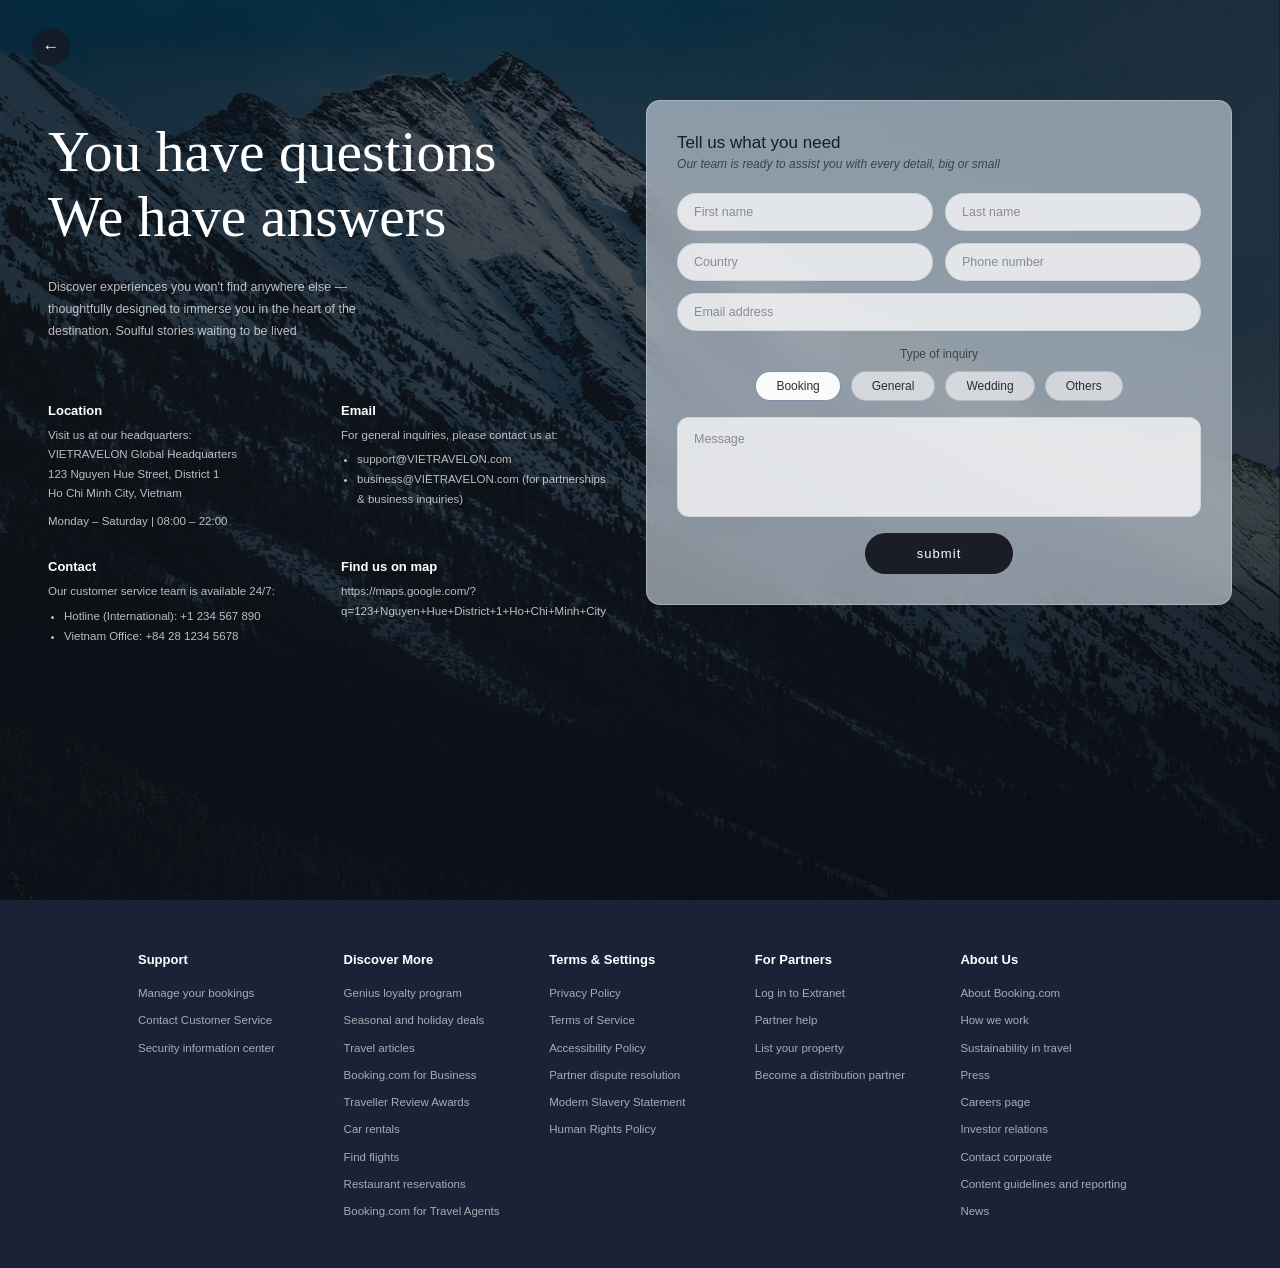
<file: another-question/index.html>
<!DOCTYPE html>
<html lang="en">
<head>
  <meta charset="UTF-8" />
  <meta name="viewport" content="width=device-width, initial-scale=1.0" />
  <title>VIETRAVELON — Contact Form</title>
  <link rel="preconnect" href="https://fonts.googleapis.com" />
  <link href="https://fonts.googleapis.com/css2?family=Inter:wght@400;500;600;700&family=Playfair+Display:wght@500;600;700;800&display=swap" rel="stylesheet">
  <!-- cho font chữ đẹp hơn -->
  <link rel="stylesheet" href="style.css">
</head>
<body>

  <main class="main-section">
    <img class="main-bg"
         src="./Rectangle 76.png"
         alt="snowy mountains" />
    <div class="main-overlay"></div>
    <!--Overlay để màu tối đi -->
    <div class="link">
      <a href="homepage.html">←</a>
    </div>

    <div class="main-inner">

      <!-- LEFT -->
      <div class="main-left">
        <h1 class="main-title">You have questions<br>We have answers</h1>
        <p class="main-sub">Discover experiences you won't find anywhere else —<br>thoughtfully designed to immerse you in the heart of the<br>destination. Soulful stories waiting to be lived</p>

        <div class="info-grid">
          <div class="info-block">
            <h3 class="info-label">Location</h3>
            <p class="info-text">Visit us at our headquarters:<br>VIETRAVELON Global Headquarters<br>123 Nguyen Hue Street, District 1<br>Ho Chi Minh City, Vietnam</p>
            <p class="info-text" style="margin-top:8px;">Monday – Saturday | 08:00 – 22:00</p>
          </div>
          <div class="info-block">
            <h3 class="info-label">Email</h3>
            <p class="info-text">For general inquiries, please contact us at:</p>
            <ul class="info-list">
              <li>support@VIETRAVELON.com</li>
              <li>business@VIETRAVELON.com (for partnerships &amp; business inquiries)</li>
            </ul>
          </div>
          <div class="info-block">
            <h3 class="info-label">Contact</h3>
            <p class="info-text">Our customer service team is available 24/7:</p>
            <ul class="info-list">
              <li>Hotline (International): +1 234 567 890</li>
              <li>Vietnam Office: +84 28 1234 5678</li>
            </ul>
          </div>
          <div class="info-block">
            <h3 class="info-label">Find us on map</h3>
            <p class="info-text">https://maps.google.com/?q=123+Nguyen+Hue+District+1+Ho+Chi+Minh+City</p>
          </div>
        </div>
      </div>

      <!-- RIGHT -->
      <div class="form-card">
        <h2 class="form-title">Tell us what you need</h2>
        <p class="form-sub">Our team is ready to assist you with every detail, big or small</p>

        <form class="contact-form" id="contact-form">
          <div class="form-row">
            <input class="form-input" type="text" placeholder="First name" />
            <input class="form-input" type="text" placeholder="Last name" />
          </div>
          <div class="form-row">
            <input class="form-input" type="text" placeholder="Country" />
            <input class="form-input" type="tel" placeholder="Phone number" />
          </div>
          <input class="form-input full" type="email" placeholder="Email address" />

          <div class="inquiry-wrap">
            <p class="inquiry-label">Type of inquiry</p>
            <div class="inquiry-options">
              <label class="inquiry-opt">
                <input type="radio" name="inquiry" value="Booking" checked />
                <span>Booking</span>
              </label>
              <label class="inquiry-opt">
                <input type="radio" name="inquiry" value="General" />
                <span>General</span>
              </label>
              <label class="inquiry-opt">
                <input type="radio" name="inquiry" value="Wedding" />
                <span>Wedding</span>
              </label>
              <label class="inquiry-opt">
                <input type="radio" name="inquiry" value="Others" />
                <span>Others</span>
              </label>
            </div>
          </div>

          <textarea class="form-textarea" placeholder="Message"></textarea>
          <button class="btn-submit" type="submit">submit</button>
        </form>
      </div>

    </div>
  </main>

  <!-- FOOTER -->
  <footer class="footer">
    <div class="footer-inner">
      <div class="footer-col">
        <h4 class="footer-heading">Support</h4>
        <ul>
          <li><a href="#">Manage your bookings</a></li>
          <li><a href="#">Contact Customer Service</a></li>
          <li><a href="#">Security information center</a></li>
        </ul>
      </div>
      <div class="footer-col">
        <h4 class="footer-heading">Discover More</h4>
        <ul>
          <li><a href="#">Genius loyalty program</a></li>
          <li><a href="#">Seasonal and holiday deals</a></li>
          <li><a href="#">Travel articles</a></li>
          <li><a href="#">Booking.com for Business</a></li>
          <li><a href="#">Traveller Review Awards</a></li>
          <li><a href="#">Car rentals</a></li>
          <li><a href="#">Find flights</a></li>
          <li><a href="#">Restaurant reservations</a></li>
          <li><a href="#">Booking.com for Travel Agents</a></li>
        </ul>
      </div>
      <div class="footer-col">
        <h4 class="footer-heading">Terms &amp; Settings</h4>
        <ul>
          <li><a href="#">Privacy Policy</a></li>
          <li><a href="#">Terms of Service</a></li>
          <li><a href="#">Accessibility Policy</a></li>
          <li><a href="#">Partner dispute resolution</a></li>
          <li><a href="#">Modern Slavery Statement</a></li>
          <li><a href="#">Human Rights Policy</a></li>
        </ul>
      </div>
      <div class="footer-col">
        <h4 class="footer-heading">For Partners</h4>
        <ul>
          <li><a href="#">Log in to Extranet</a></li>
          <li><a href="#">Partner help</a></li>
          <li><a href="#">List your property</a></li>
          <li><a href="#">Become a distribution partner</a></li>
        </ul>
      </div>
      <div class="footer-col">
        <h4 class="footer-heading">About Us</h4>
        <ul>
          <li><a href="#">About Booking.com</a></li>
          <li><a href="#">How we work</a></li>
          <li><a href="#">Sustainability in travel</a></li>
          <li><a href="#">Press</a></li>
          <li><a href="#">Careers page</a></li>
          <li><a href="#">Investor relations</a></li>
          <li><a href="#">Contact corporate</a></li>
          <li><a href="#">Content guidelines and reporting</a></li>
          <li><a href="#">News</a></li>
        </ul>
      </div>
    </div>
  </footer>

  <script src="script.js"></script>
</body>
</html>
</file>
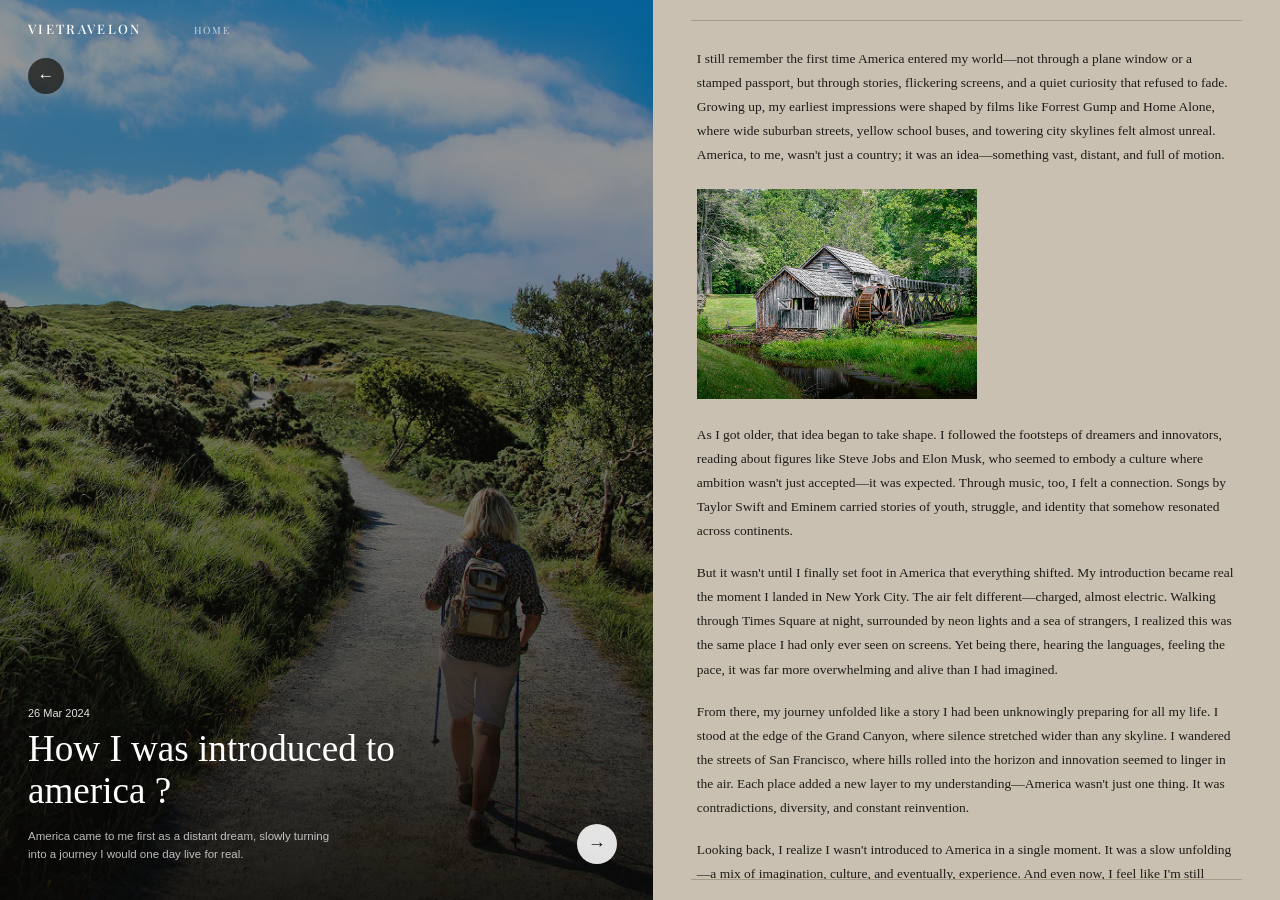
<file: blogger1/index.html>
<!DOCTYPE html>
<html lang="en">
<head>
  <meta charset="UTF-8" />
  <meta name="viewport" content="width=device-width, initial-scale=1.0" />
  <title>VIETRAVELON — How I was introduced to america?</title>
  <link rel="preconnect" href="https://fonts.googleapis.com" />
<link href="https://fonts.googleapis.com/css2?family=Inter:wght@400;500;600;700&family=Playfair+Display:wght@500;600;700;800&display=swap" rel="stylesheet">
  <link rel="stylesheet" href="style.css" />
</head>
<body>
  <div class="post-layout">

    <div class="post-left fade-in-element">
      <img class="post-left-img"
           src="./gregmontani-ireland-3606976 1.png"
           alt="hiking trail" />
      <div class="post-left-gradient"></div>

      <div class="post-header">
        <div class="post-header-row">
          <span class="post-logo">VIETRAVELON</span>
            <a href="../homepage.html">HOME</a> 
      </div>
        
      </div>

      <a class="btn-back" href="../homepage.html">←</a>
      <button class="btn-next" id="btn-next">→</button>

      <div class="post-caption">
        <p class="caption-date">26 Mar 2024</p>
        <h1 class="caption-title">How I was introduced to<br>america ?</h1>
        <p class="caption-sub">America came to me first as a distant dream, slowly turning into a journey I would one day live for real.</p>
      </div>
    </div>

    <div class="post-right">
      <div class="right-line-top"></div>
      <div class="right-scroll fade-in-element">
        <p class="para">I still remember the first time America entered my world—not through a plane window or a stamped passport, but through stories, flickering screens, and a quiet curiosity that refused to fade. Growing up, my earliest impressions were shaped by films like Forrest Gump and Home Alone, where wide suburban streets, yellow school buses, and towering city skylines felt almost unreal. America, to me, wasn't just a country; it was an idea—something vast, distant, and full of motion.</p>

        <img class="inline-img"
             src="./dshap-mabry-mill-8184715 1.png"
             alt="American landscape" />

        <p class="para">As I got older, that idea began to take shape. I followed the footsteps of dreamers and innovators, reading about figures like Steve Jobs and Elon Musk, who seemed to embody a culture where ambition wasn't just accepted—it was expected. Through music, too, I felt a connection. Songs by Taylor Swift and Eminem carried stories of youth, struggle, and identity that somehow resonated across continents.</p>
        <p class="para">But it wasn't until I finally set foot in America that everything shifted. My introduction became real the moment I landed in New York City. The air felt different—charged, almost electric. Walking through Times Square at night, surrounded by neon lights and a sea of strangers, I realized this was the same place I had only ever seen on screens. Yet being there, hearing the languages, feeling the pace, it was far more overwhelming and alive than I had imagined.</p>
        <p class="para">From there, my journey unfolded like a story I had been unknowingly preparing for all my life. I stood at the edge of the Grand Canyon, where silence stretched wider than any skyline. I wandered the streets of San Francisco, where hills rolled into the horizon and innovation seemed to linger in the air. Each place added a new layer to my understanding—America wasn't just one thing. It was contradictions, diversity, and constant reinvention.</p>
        <p class="para">Looking back, I realize I wasn't introduced to America in a single moment. It was a slow unfolding—a mix of imagination, culture, and eventually, experience. And even now, I feel like I'm still being introduced, one journey at a time.</p>
      </div>
      <div class="right-line-bottom"></div>
    </div>


  </div>
  <script src="script.js"></script>
</body>
</html>
</file>
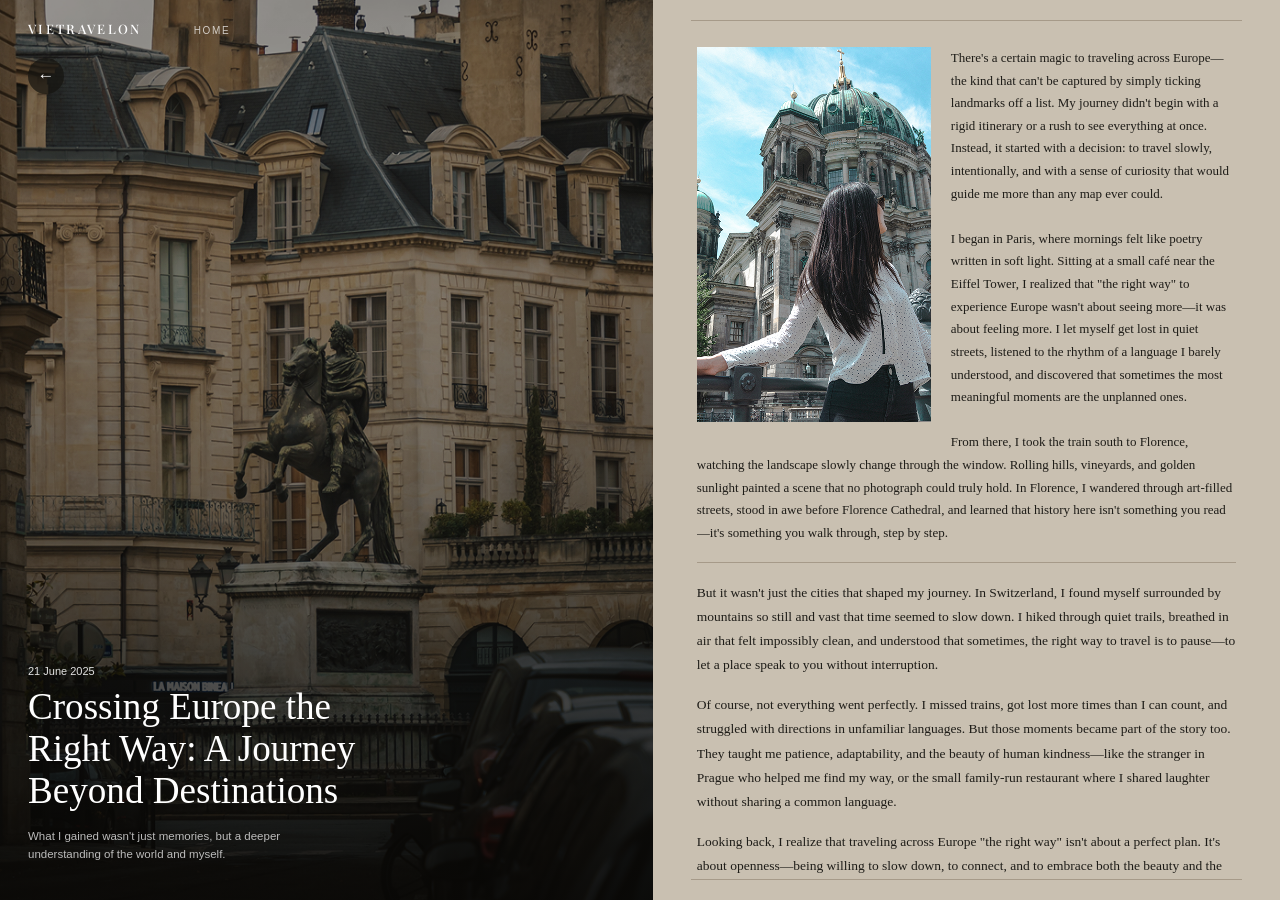
<file: blogger2/index.html>
<!DOCTYPE html>
<html lang="en">
<head>
  <meta charset="UTF-8" />
  <meta name="viewport" content="width=device-width, initial-scale=1.0" />
  <title>VIETRAVELON — Crossing Europe the Right Way</title>
  <link rel="preconnect" href="https://fonts.googleapis.com" />
  <link href="https://fonts.googleapis.com/css2?family=Inter:wght@400;500;600;700&family=Playfair+Display:wght@500;600;700;800&display=swap" rel="stylesheet">
  <link rel="stylesheet" href="style.css" />
</head>
<body>
  <div class="post-layout">

    <div class="post-left">
      <img class="post-left-img"
           src="./gregmontani-ireland-3606976 1 (1).png"
           alt="Paris street" />
      <div class="post-left-gradient"></div>

      <div class="post-header">
        <div class="post-header-row">
          <span class="post-logo">VIETRAVELON</span>
            <a href="../homepage.html">HOME</a> 
      </div>

      </div>

      <button class="btn-back" id="btn-back">←</button>

      <div class="post-caption">
        <p class="caption-date">21 June 2025</p>
        <h1 class="caption-title">Crossing Europe the<br>Right Way: A Journey<br>Beyond Destinations</h1>
        <p class="caption-sub">What I gained wasn't just memories, but a deeper understanding of the world and myself.</p>
      </div>
    </div>

    <div class="post-right">
      <div class="right-line-top"></div>
      <div class="right-scroll">

        <div class="top-row">
          <img class="top-img"
               src="./pexels-freestockpro-1008155 1.png"
               alt="Berlin Cathedral" />
          <p class="top-text">There's a certain magic to traveling across Europe—the kind that can't be captured by simply ticking landmarks off a list. My journey didn't begin with a rigid itinerary or a rush to see everything at once. Instead, it started with a decision: to travel slowly, intentionally, and with a sense of curiosity that would guide me more than any map ever could.<br><br>
          I began in Paris, where mornings felt like poetry written in soft light. Sitting at a small café near the Eiffel Tower, I realized that "the right way" to experience Europe wasn't about seeing more—it was about feeling more. I let myself get lost in quiet streets, listened to the rhythm of a language I barely understood, and discovered that sometimes the most meaningful moments are the unplanned ones.<br><br>
          From there, I took the train south to Florence, watching the landscape slowly change through the window. Rolling hills, vineyards, and golden sunlight painted a scene that no photograph could truly hold. In Florence, I wandered through art-filled streets, stood in awe before Florence Cathedral, and learned that history here isn't something you read—it's something you walk through, step by step.</p>
        </div>

        <div class="divider"></div>

        <p class="para">But it wasn't just the cities that shaped my journey. In Switzerland, I found myself surrounded by mountains so still and vast that time seemed to slow down. I hiked through quiet trails, breathed in air that felt impossibly clean, and understood that sometimes, the right way to travel is to pause—to let a place speak to you without interruption.</p>
        <p class="para">Of course, not everything went perfectly. I missed trains, got lost more times than I can count, and struggled with directions in unfamiliar languages. But those moments became part of the story too. They taught me patience, adaptability, and the beauty of human kindness—like the stranger in Prague who helped me find my way, or the small family-run restaurant where I shared laughter without sharing a common language.</p>
        <p class="para">Looking back, I realize that traveling across Europe "the right way" isn't about a perfect plan. It's about openness—being willing to slow down, to connect, and to embrace both the beauty and the unpredictability of the journey. Because in the end, Europe isn't just a destination. It's a feeling that stays with you long after you've returned home.</p>

        <div class="bottom-img-wrap">
          <img class="bottom-img"
               src="./dimitrisvetsikas1969-street-7971714 1.png"
               alt="Prague alley" />
        </div>

      </div>
      <div class="right-line-bottom"></div>
    </div>

  </div>
  <script src="script.js"></script>
</body>
</html>
</file>
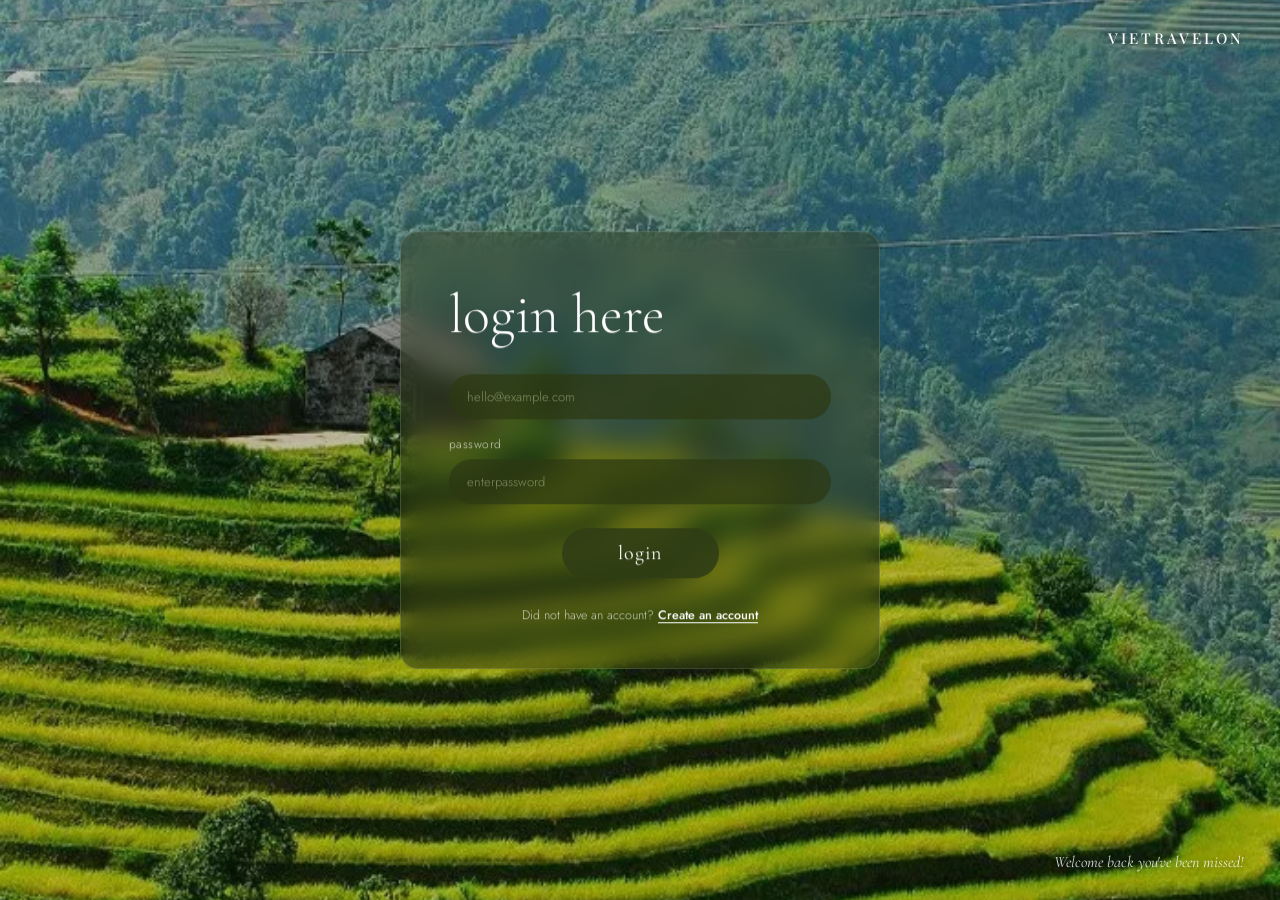
<file: login/index.html>
<!DOCTYPE html>
<html lang="en">
<head>
  <meta charset="UTF-8" />
  <meta name="viewport" content="width=device-width, initial-scale=1.0" />
  <title>VIETRAVELON — Login</title>
  <link rel="preconnect" href="https://fonts.googleapis.com" />
  <link href="https://fonts.googleapis.com/css2?family=Cormorant+Garamond:ital,wght@0,300;0,400;1,300;1,400&family=Jost:wght@300;400;500&family=Playfair+Display:wght@400;500;600;700&display=swap" rel="stylesheet" />
  <link rel="stylesheet" href="style.css" />
</head>
<body>

  <img class="bg-img"
       src="./03d61d099d423e4b43aafd553ce5f0ef.webp"
       alt="rice terraces Vietnam" />
  <div class="bg-overlay"></div>

  <div class="logo">VIETRAVELON</div>

  <div class="card">
    <h1 class="card-title">login here</h1>

    <form class="auth-form" id="login-form">
      <div class="field-group">
        <input class="field-input" type="email" id="email-input" placeholder="hello@example.com" required />
      </div>
      <div class="field-group">
        <label class="field-label">password</label>
        <input class="field-input" type="password" id="password-input" placeholder="enterpassword" required />
      </div>

      <button class="btn-auth" type="submit">login</button>
    </form>

    <p class="switch-text">
      Did not have an account?
      <a class="switch-link" href="../signin/index.html">Create an account</a>
    </p>
  </div>

  <p class="tagline">Welcome back you've been missed!</p>

  <script src="script.js"></script>
</body>
</html>
</file>
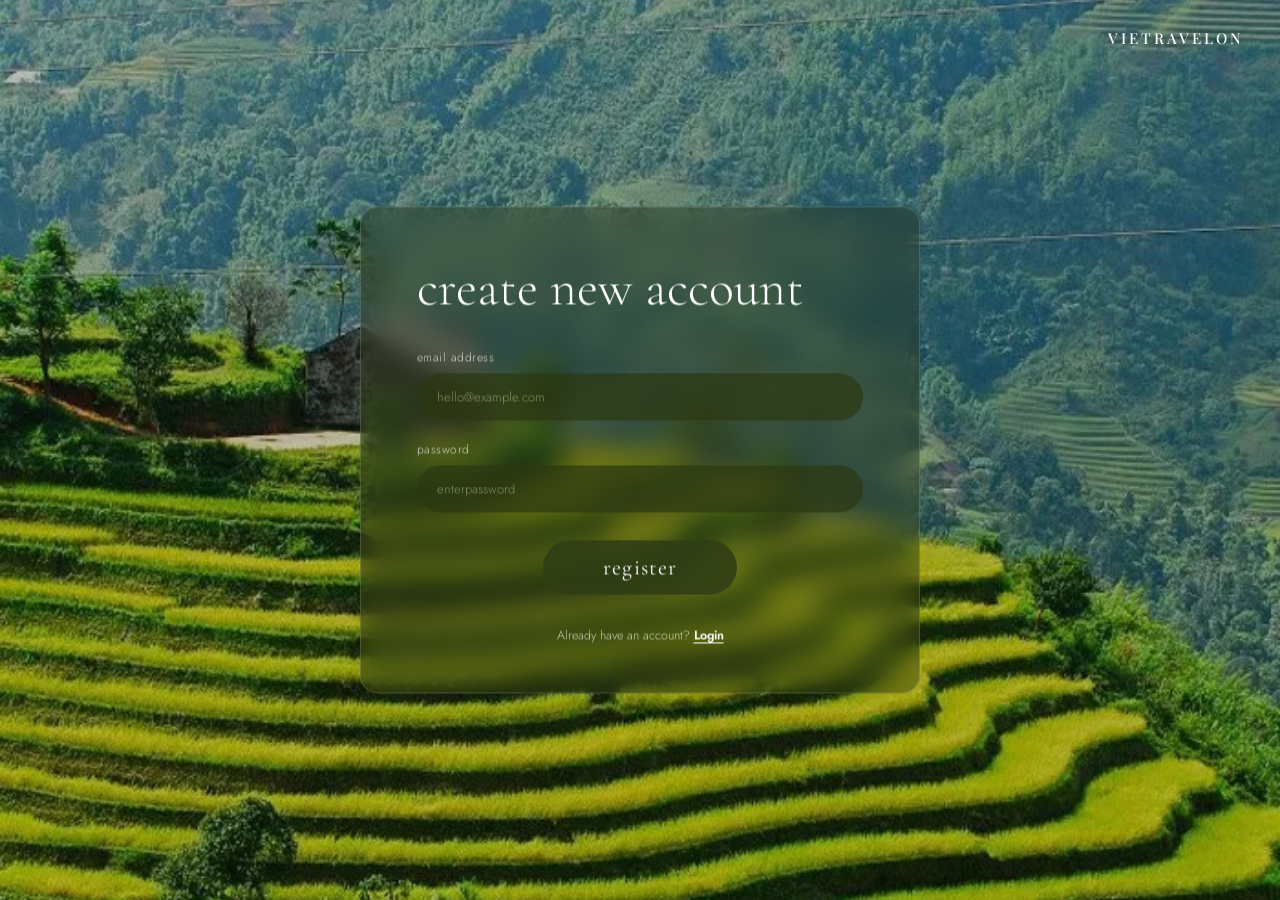
<file: signin/index.html>
<!DOCTYPE html>
<html lang="en">
<head>
  <meta charset="UTF-8" />
  <meta name="viewport" content="width=device-width, initial-scale=1.0" />
  <title>VIETRAVELON — Create Account</title>
  <link rel="preconnect" href="https://fonts.googleapis.com" />
  <link href="https://fonts.googleapis.com/css2?family=Cormorant+Garamond:ital,wght@0,300;0,400;1,300;1,400&family=Jost:wght@300;400;500&family=Playfair+Display:wght@400;500;600;700&display=swap" rel="stylesheet" />
  <link rel="stylesheet" href="style.css" />
</head>
<body>

  <img class="bg-img"
       src="../login/03d61d099d423e4b43aafd553ce5f0ef.webp"
       alt="rice terraces Vietnam" />
  <div class="bg-overlay"></div>

  <div class="logo">VIETRAVELON</div>

  <div class="card">
    <h1 class="card-title">create new account</h1>

    <form class="auth-form" id="register-form">
      <div class="field-group">
        <label class="field-label">email address</label>
        <input class="field-input" type="email" id="email-input" placeholder="hello@example.com" required />
      </div>
      <div class="field-group">
        <label class="field-label">password</label>
        <input class="field-input" type="password" id="password-input" placeholder="enterpassword" required />
      </div>


      <button class="btn-auth" type="submit">register</button>
    </form>

    <p class="switch-text">
      Already have an account?

      <a class="switch-link" href="../login/index.html">Login</a>
    </p>
  </div>

  <script src="script.js"></script>
</body>
</html>
</file>
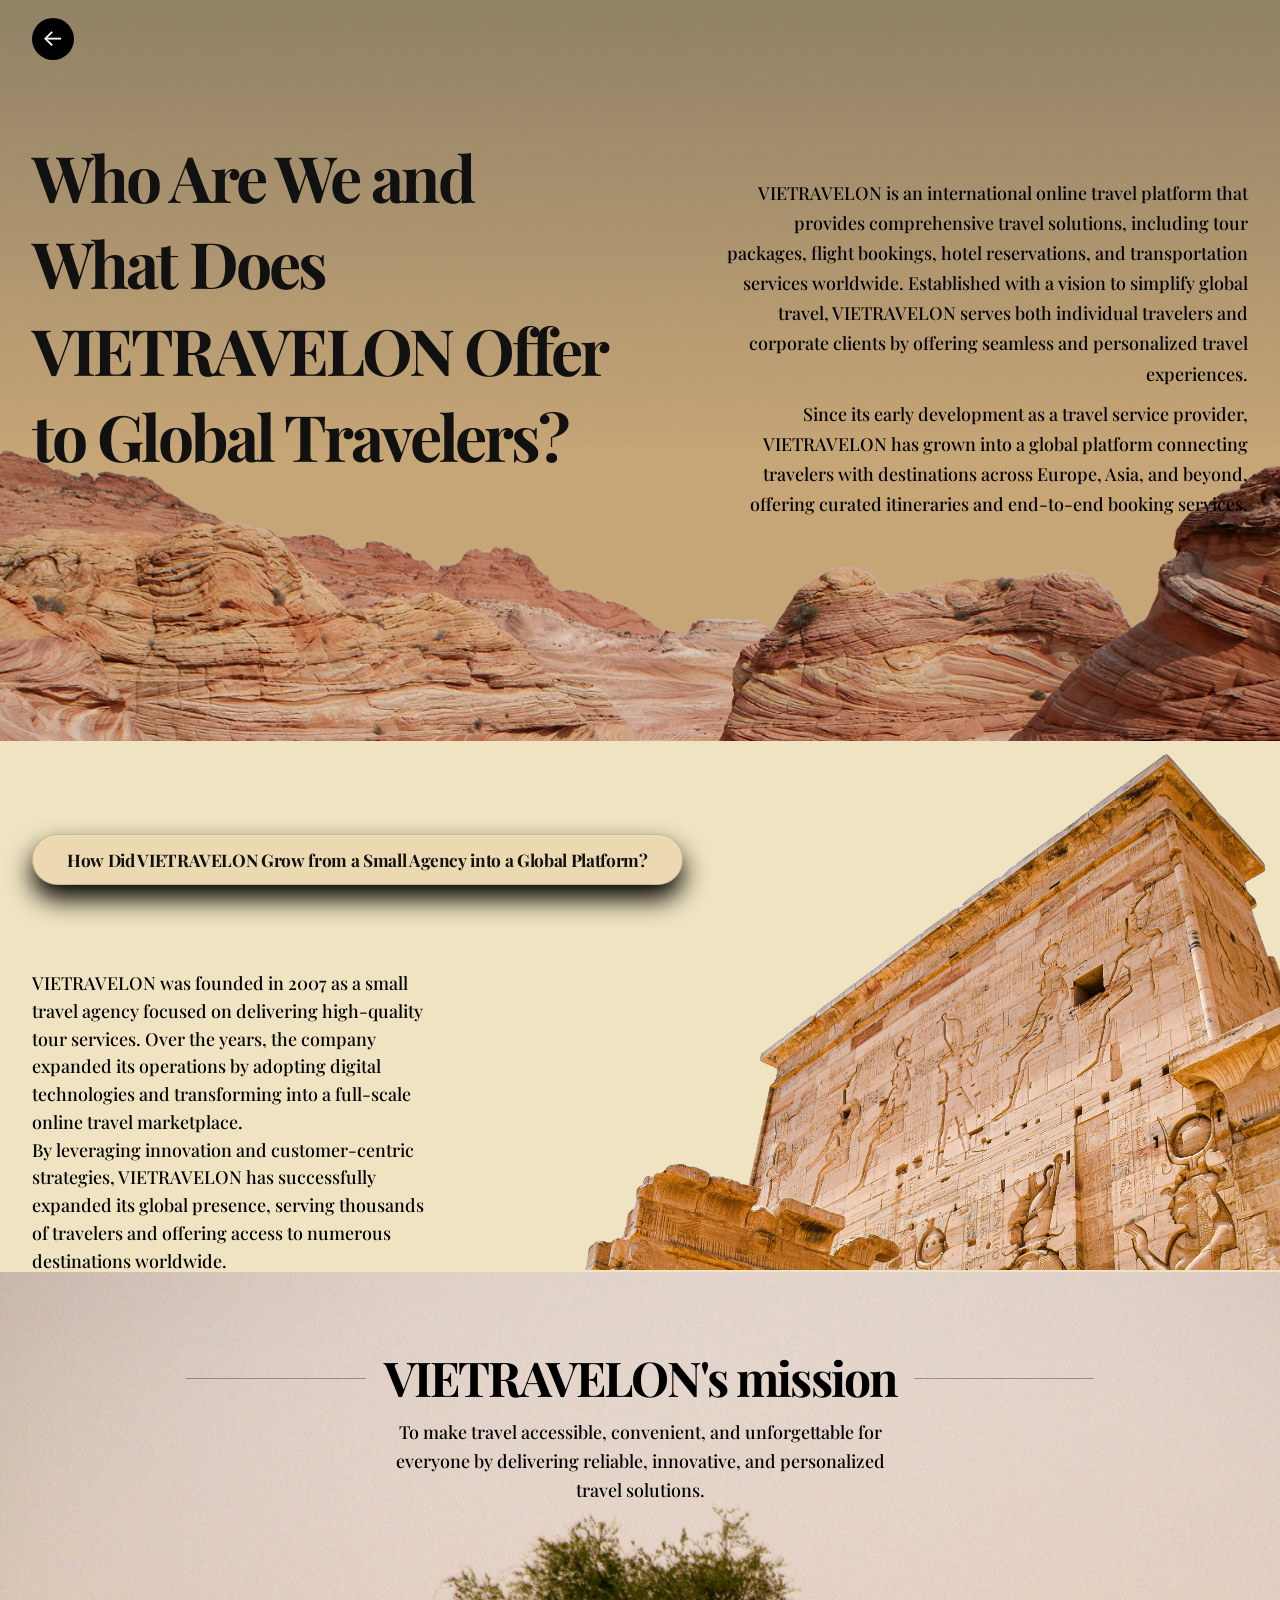
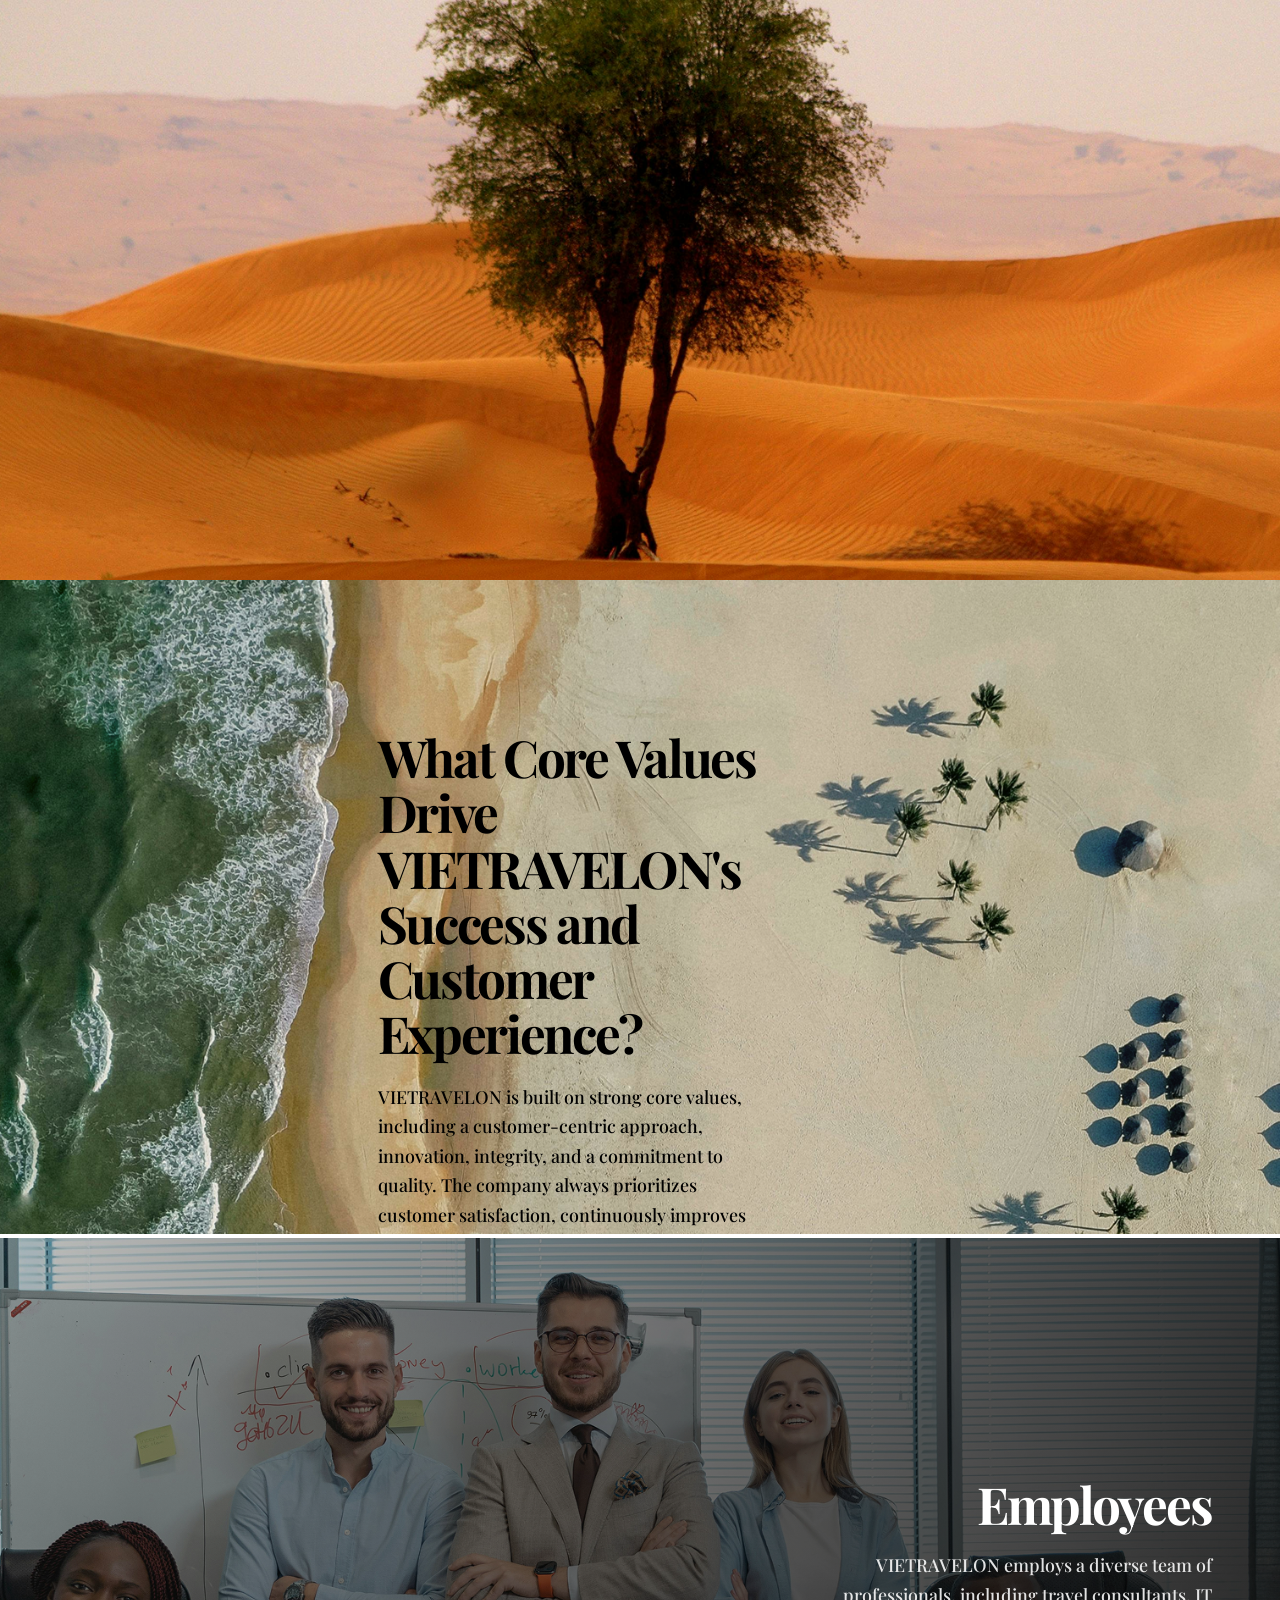
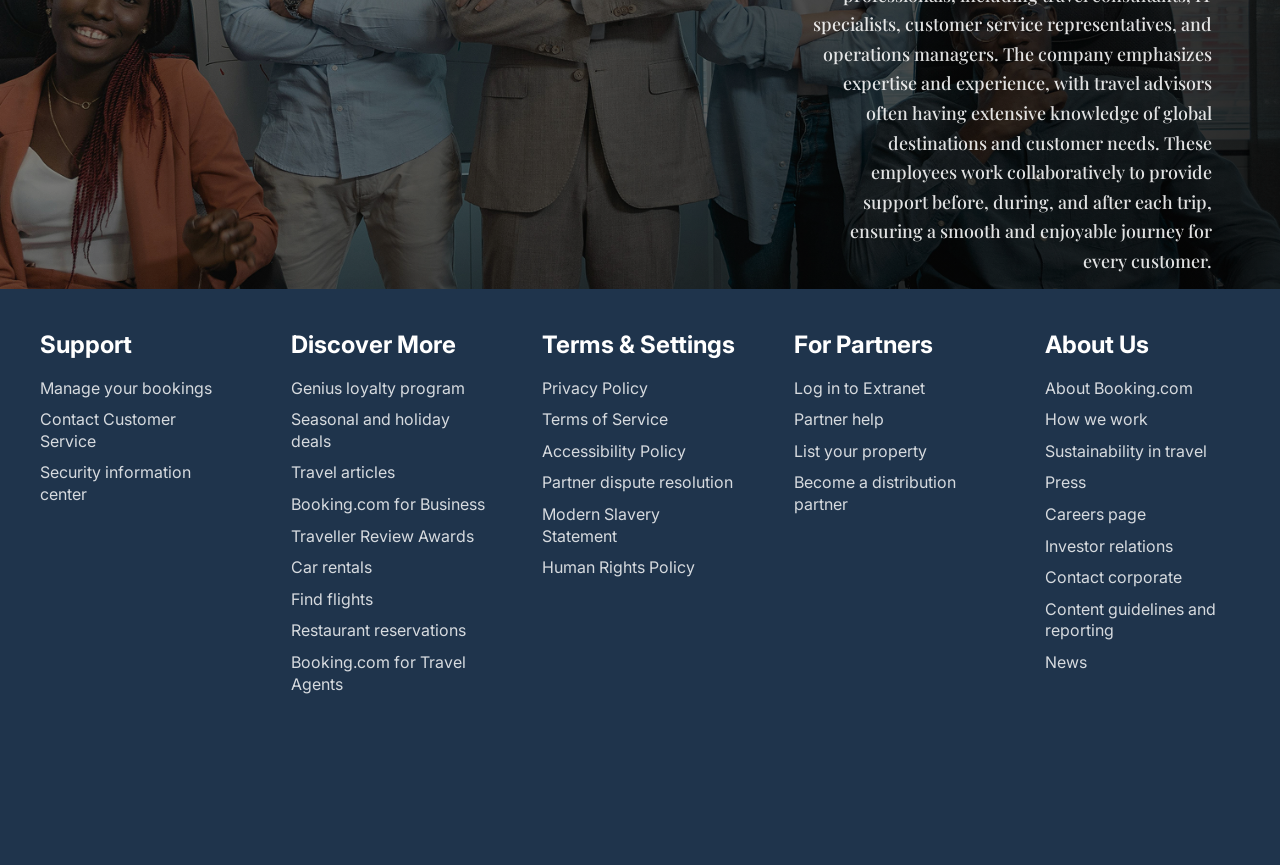
<file: About_us.html>
<!DOCTYPE html>
<html lang="en">
<head>
  <meta charset="UTF-8" />
  <meta name="viewport" content="width=device-width, initial-scale=1.0" />
  <title>About Us</title>

  <link rel="preconnect" href="https://fonts.googleapis.com">
  <link rel="preconnect" href="https://fonts.gstatic.com" crossorigin>
  <link href="https://fonts.googleapis.com/css2?family=Inter:wght@400;500;600;700&family=Playfair+Display:wght@500;600;700;800&display=swap" rel="stylesheet">

  <link rel="stylesheet" href="style.css">
  <link rel="stylesheet" href="Aboutus.css" />
</head>
<body>
  <div class="page-shell">
    <header class="about-hero">
      <div class="container about-hero-inner">
        <a href="homepage.html" class="back-button" aria-label="Back to homepage">←</a>
        
        <nav class="about-nav-mobile">
          <button class="menu-toggle" aria-label="Open menu">
            <span></span>
            <span></span>
            <span></span>
          </button>

          <a href="homepage.html" class="brand">Vietravelon</a>

          <div class="nav-links">
            <a href="About_us.html">About Us</a>
            <a href="./BTN/recruitment.html">Recruitment</a>
            <a href="./blogger1/index.html">Blogs</a>
            <a href="./login/index.html">Login</a>
            <a href="./contact-us/index.html">Contact Us</a>
            <a href="./BTN/urcart.html">Your cart</a>
          </div>
        </nav>

        <div class="hero-copy-left">
          <h1>Who Are We and What Does VIETRAVELON Offer to Global Travelers?</h1>
        </div>

        <div class="hero-copy-right">
          <p>
            VIETRAVELON is an international online travel platform that provides comprehensive travel solutions, including tour packages, flight bookings, hotel reservations, and transportation services worldwide. Established with a vision to simplify global travel, VIETRAVELON serves both individual travelers and corporate clients by offering seamless and personalized travel experiences.
          </p>
          <p>
            Since its early development as a travel service provider, VIETRAVELON has grown into a global platform connecting travelers with destinations across Europe, Asia, and beyond, offering curated itineraries and end-to-end booking services.
          </p>
        </div>

        <div class="hero-pill-wrap">
          <div class="btn-pill hero-pill">How Did VIETRAVELON Grow from a Small Agency into a Global Platform?</div>
        </div>

        <div class="hero-story">
          <p>
            VIETRAVELON was founded in 2007 as a small travel agency focused on delivering high-quality tour services. Over the years, the company expanded its operations by adopting digital technologies and transforming into a full-scale online travel marketplace. <br>By leveraging innovation and customer-centric strategies, VIETRAVELON has successfully expanded its global presence, serving thousands of travelers and offering access to numerous destinations worldwide.
          </p>
        </div>
      </div>
    </header>

    <main>
      <section class="mission-section" id="mission">
        <div class="mission-copy">
          <h2>VIETRAVELON's mission</h2>
          <p>
            To make travel accessible, convenient, and unforgettable for everyone by delivering reliable, innovative, and personalized travel solutions.
          </p>
        </div>
      </section>

      <section class="values-section" id="values">
        <div class="values-copy">
          <h2>What Core Values Drive VIETRAVELON's Success and Customer Experience?</h2>
          <p>
            VIETRAVELON is built on strong core values, including a customer-centric approach, innovation, integrity, and a commitment to quality. The company always prioritizes customer satisfaction, continuously improves its technology, ensures transparency in its services, and delivers reliable travel experiences. These values help VIETRAVELON connect people with destinations around the world.
          </p>
        </div>
      </section>

      <section class="employees-section" id="employees">
        <div class="employees-copy">
          <h2>Employees</h2>
          <p>
            VIETRAVELON employs a diverse team of professionals, including travel consultants, IT specialists, customer service representatives, and operations managers. The company emphasizes expertise and experience, with travel advisors often having extensive knowledge of global destinations and customer needs. These employees work collaboratively to provide support before, during, and after each trip, ensuring a smooth and enjoyable journey for every customer.
          </p>
        </div>
      </section>
    </main>

    <footer class="site-footer" id="contact">
      <div class="footer-container">
        <div class="footer-column">
          <h3>Support</h3>
          <a href="#">Manage your bookings</a>
          <a href="#">Contact Customer Service</a>
          <a href="#">Security information center</a>
        </div>

        <div class="footer-column">
          <h3>Discover More</h3>
          <a href="#">Genius loyalty program</a>
          <a href="#">Seasonal and holiday deals</a>
          <a href="#">Travel articles</a>
          <a href="#">Booking.com for Business</a>
          <a href="#">Traveller Review Awards</a>
          <a href="#">Car rentals</a>
          <a href="#">Find flights</a>
          <a href="#">Restaurant reservations</a>
          <a href="#">Booking.com for Travel Agents</a>
        </div>

        <div class="footer-column">
          <h3>Terms &amp; Settings</h3>
          <a href="#">Privacy Policy</a>
          <a href="#">Terms of Service</a>
          <a href="#">Accessibility Policy</a>
          <a href="#">Partner dispute resolution</a>
          <a href="#">Modern Slavery Statement</a>
          <a href="#">Human Rights Policy</a>
        </div>

        <div class="footer-column">
          <h3>For Partners</h3>
          <a href="#">Log in to Extranet</a>
          <a href="#">Partner help</a>
          <a href="#">List your property</a>
          <a href="#">Become a distribution partner</a>
        </div>

        <div class="footer-column">
          <h3>About Us</h3>
          <a href="#">About Booking.com</a>
          <a href="#">How we work</a>
          <a href="#">Sustainability in travel</a>
          <a href="#">Press</a>
          <a href="#">Careers page</a>
          <a href="#">Investor relations</a>
          <a href="#">Contact corporate</a>
          <a href="#">Content guidelines and reporting</a>
          <a href="#">News</a>
        </div>
      </div>
    </footer>

    <script>
      const menuToggle = document.querySelector('.menu-toggle');
      const navLinks = document.querySelector('.nav-links');

      if (menuToggle && navLinks) {
        menuToggle.addEventListener('click', () => {
          navLinks.classList.toggle('active');
          menuToggle.classList.toggle('active');
        });

        navLinks.querySelectorAll('a').forEach((link) => {
          link.addEventListener('click', () => {
            navLinks.classList.remove('active');
            menuToggle.classList.remove('active');
          });
        });
      }
    </script>
  </div>
</body>
</html>
</file>
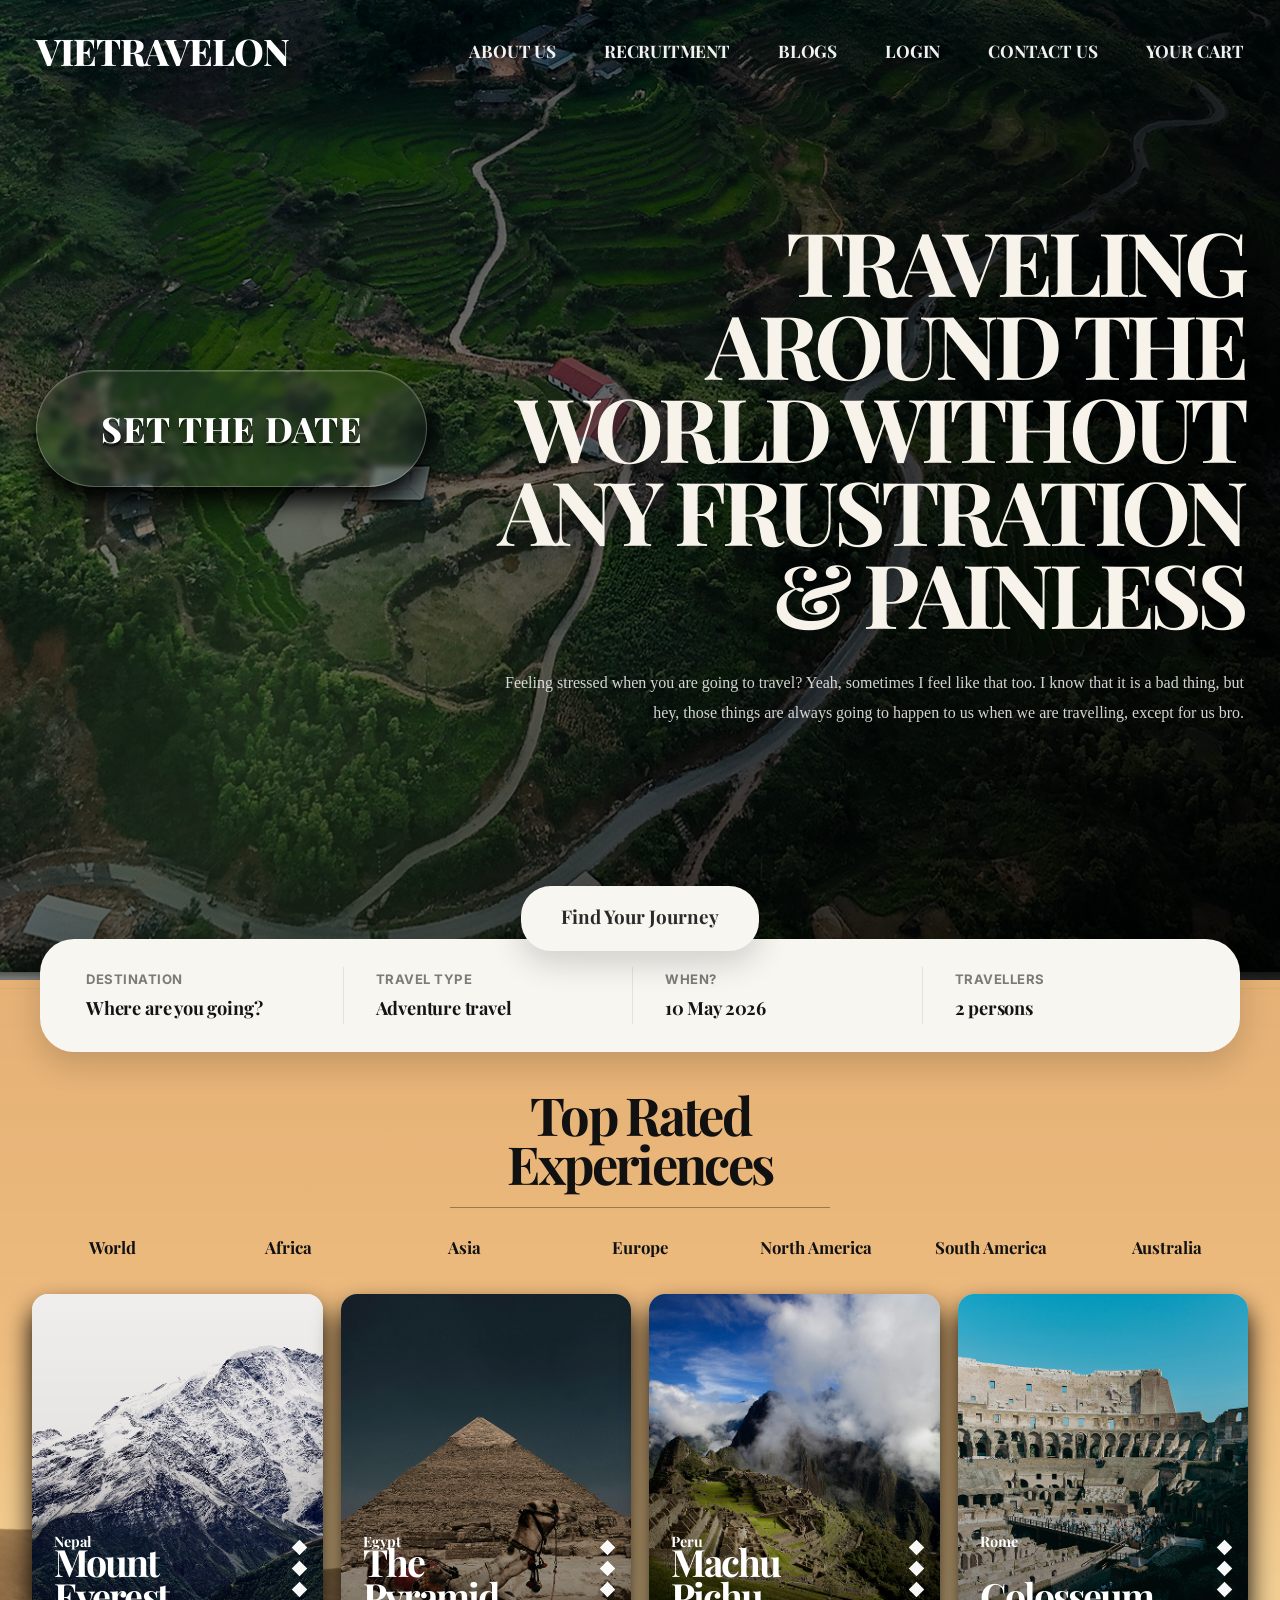
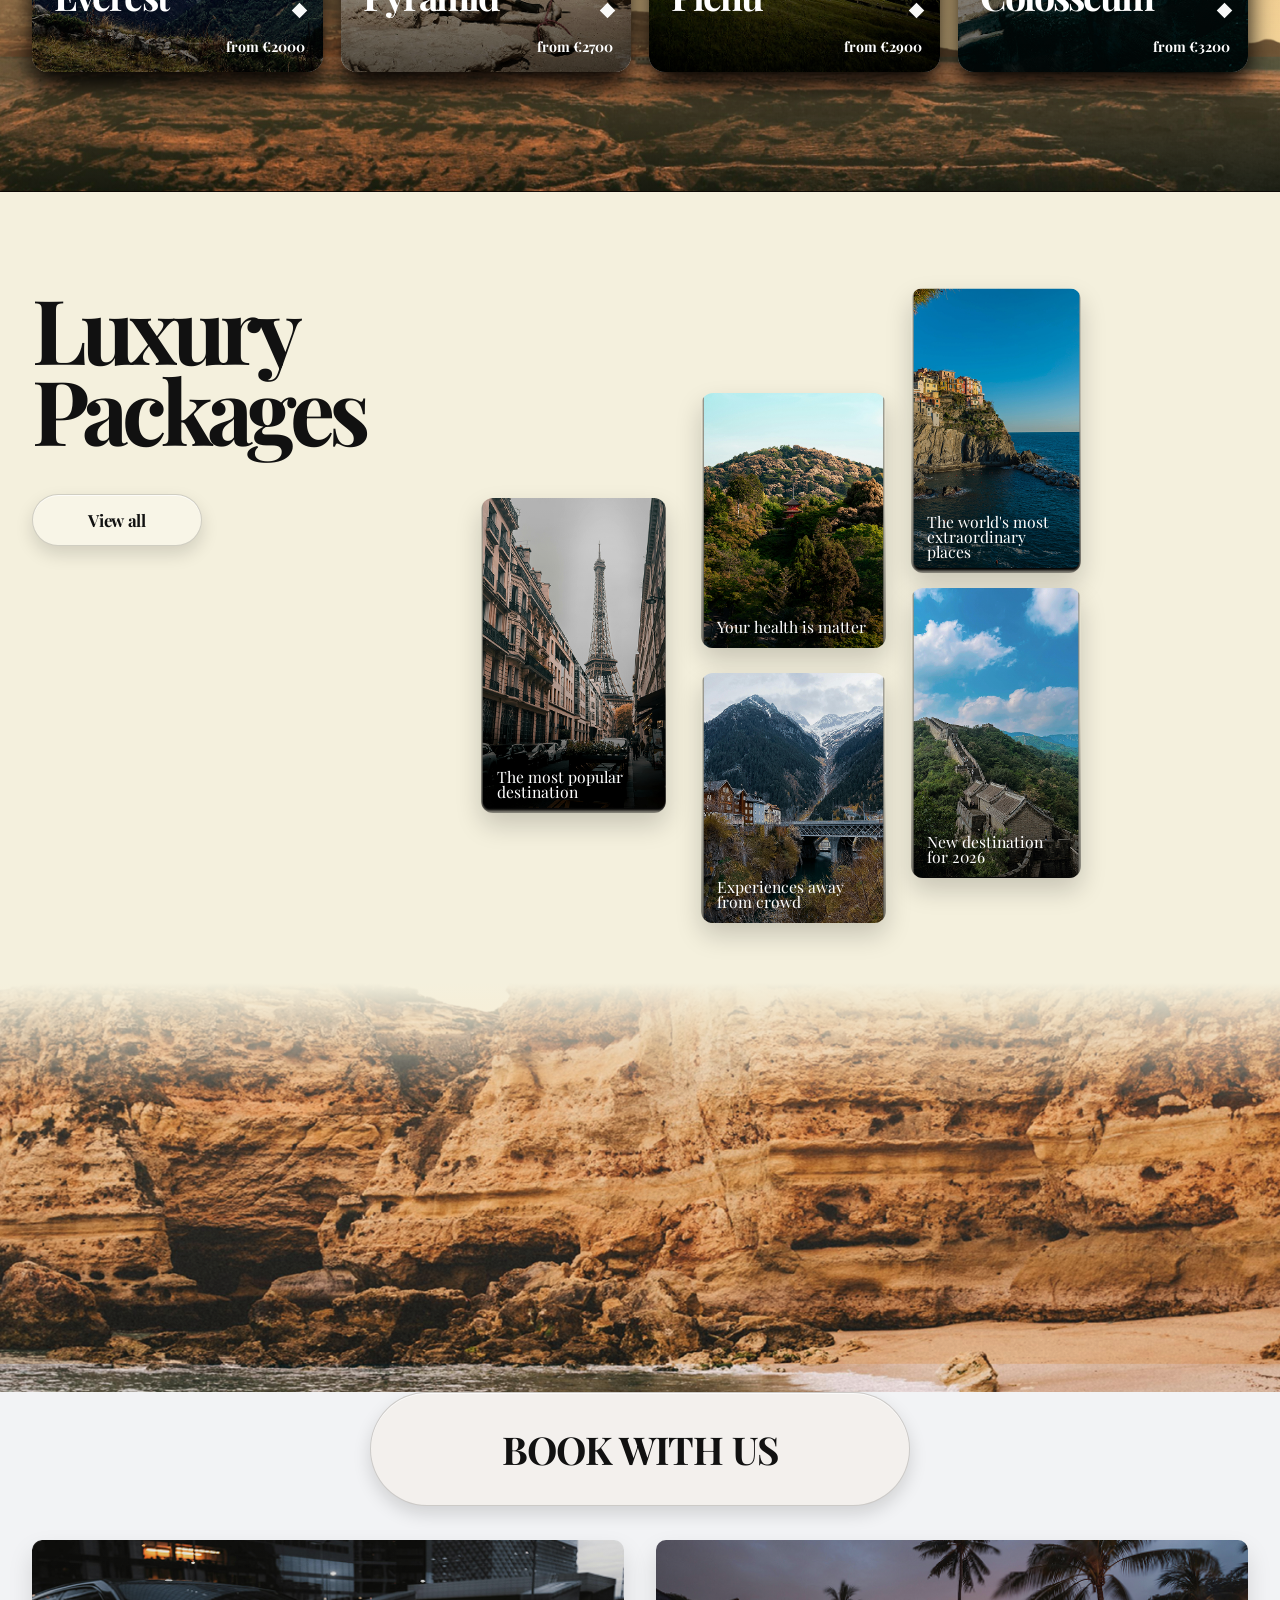
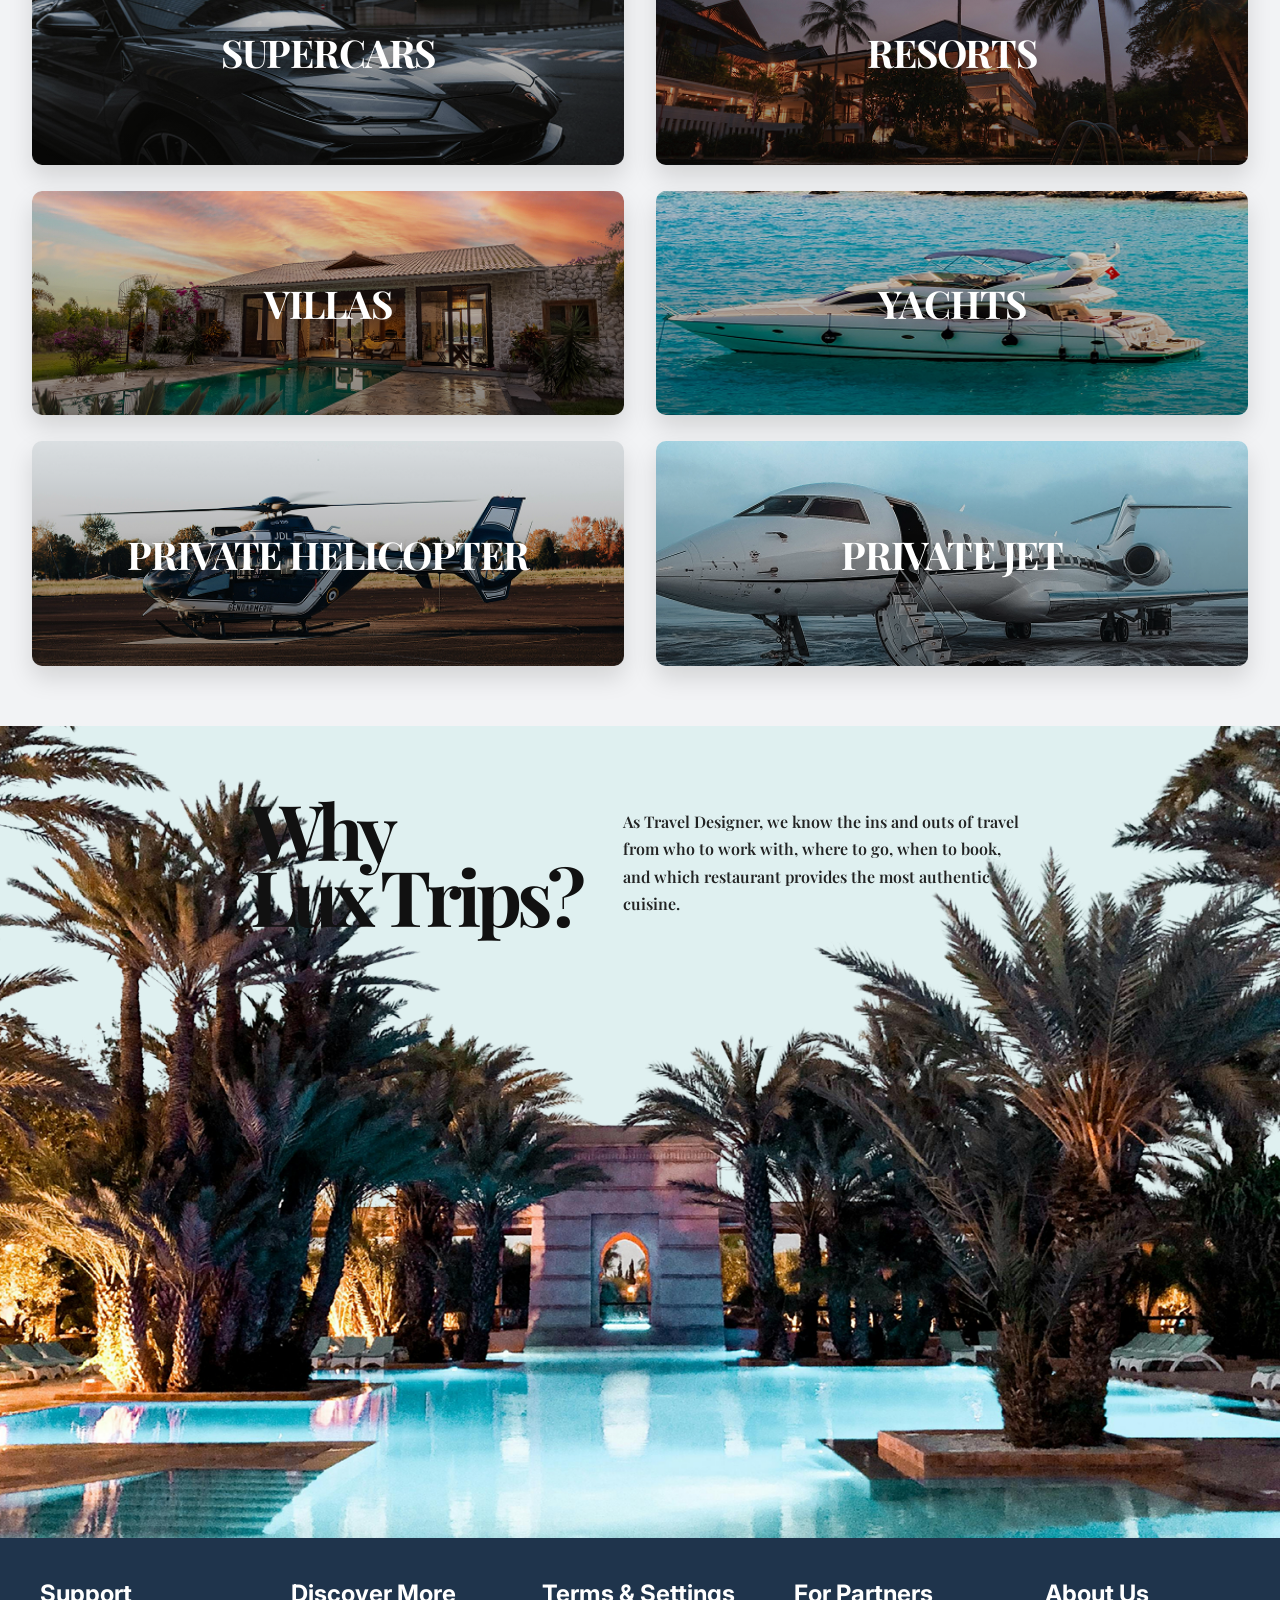
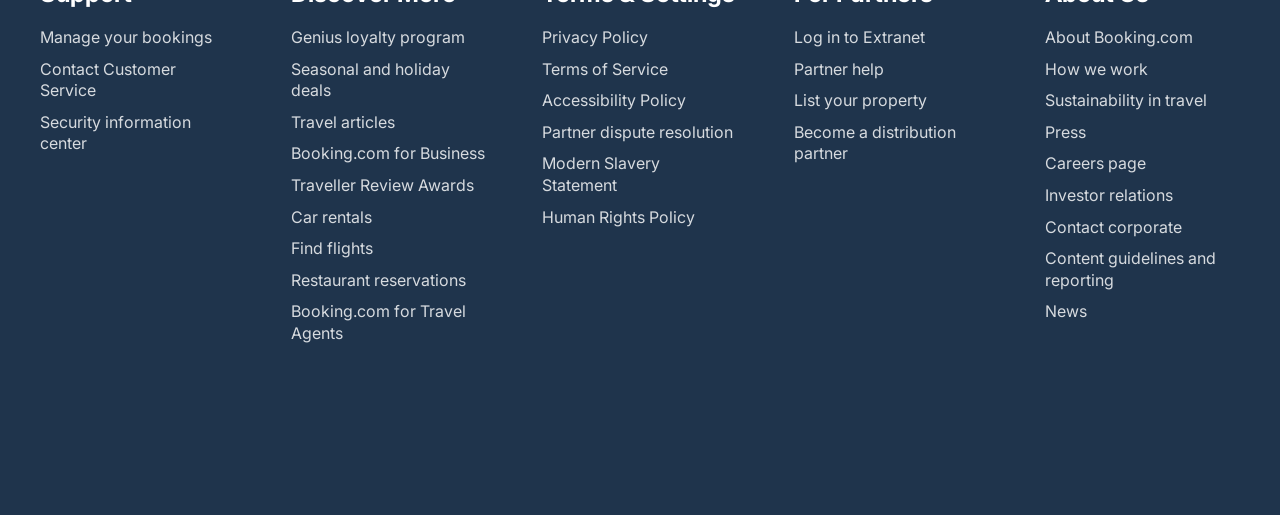
<file: homepage.html>
<!DOCTYPE html>
<html lang="en">
<head>
  <meta charset="UTF-8" />
  <meta name="viewport" content="width=device-width, initial-scale=1.0" />
  <title>Homepage</title>

  <link rel="preconnect" href="https://fonts.googleapis.com">
  <link rel="preconnect" href="https://fonts.gstatic.com" crossorigin>
  <link href="https://fonts.googleapis.com/css2?family=Inter:wght@400;500;600;700&family=Playfair+Display:wght@500;600;700;800&display=swap" rel="stylesheet">

  <link rel="stylesheet" href="style.css" />
</head>

<body>
  <div class="page-shell">
    <header class="hero">
      <div class="container">
          <nav class="nav">
            <button class="menu-toggle" aria-label="Open menu">
              <span></span>
              <span></span>
              <span></span>
            </button>

            <a href="homepage.html" class="brand">Vietravelon</a>

            <div class="nav-links">
              <a href="About_us.html">About Us</a>
              <a href="./BTN/recruitment.html">Recruitment</a>
              <a href="./blogger1/index.html">Blogs</a>
              <a href="./login/index.html">Login</a>
              <a href="./contact-us/index.html">Contact Us</a>
              <a href="./BTN/urcart.html">Your cart</a>
            </div>
          </nav>

        <div class="hero-grid">
          <div class="hero-left">
            <div class="hero-cta-wrap">
              <a class="btn-pill" href="#">SET THE DATE</a>
            </div>
          </div>

          <div class="hero-right">
            <h1 class="hero-title display">
              Traveling Around The World Without Any Frustration &amp; Painless
            </h1>
            <p class="hero-copy">
              Feeling stressed when you are going to travel? Yeah, sometimes I feel like that too.
              I know that it is a bad thing, but hey, those things are always going to happen to us
              when we are travelling, except for us bro.
            </p>
          </div>
        </div>
      </div>

      <div class="hero-search" id="booking">
        <div class="search-top">Find Your Journey</div>

        <div class="search-bar">
          <div class="search-item">
            <span class="search-label">Destination</span>
            <div class="search-value">Where are you going?</div>
          </div>

          <div class="search-item">
            <span class="search-label">Travel Type</span>
            <div class="search-value">Adventure travel</div>
          </div>

          <div class="search-item">
            <span class="search-label">When?</span>
            <div class="search-value">10 May 2026</div>
          </div>

          <div class="search-item">
            <span class="search-label">Travellers</span>
            <div class="search-value">2 persons</div>
          </div>
        </div>
      </div>
    </header>

    <main>
      <section class="top-rated" id="about">
        <div class="container">
          <h2 class="section-title">Top Rated<br>Experiences</h2>

          <div class="category-row">
            <a href="#">World</a>
            <a href="#">Africa</a>
            <a href="#">Asia</a>
            <a href="#">Europe</a>
            <a href="#">North America</a>
            <a href="#">South America</a>
            <a href="#">Australia</a>
          </div>

          <div class="experience-grid">
            <article class="experience-card">
              <img src="./pic/everest.png" alt="Mount Everest">
              <div class="experience-meta">Nepal</div>
              <div class="experience-name">Mount<br>Everest</div>
              <div class="diamond-stack">
                <span></span><span></span><span></span><span></span>
              </div>
              <div class="experience-price">from €2000</div>
            </article>

            <article class="experience-card">
              <img src="./pic/pyramid.png" alt="The Pyramid">
              <div class="experience-meta">Egypt</div>
              <div class="experience-name">The<br>Pyramid</div>
              <div class="diamond-stack">
                <span></span><span></span><span></span><span></span>
              </div>
              <div class="experience-price">from €2700</div>
            </article>

            <article class="experience-card">
              <img src="./pic/machu.png" alt="Machu Picchu">
              <div class="experience-meta">Peru</div>
              <div class="experience-name">Machu<br>Pichu</div>
              <div class="diamond-stack">
                <span></span><span></span><span></span><span></span>
              </div>
              <div class="experience-price">from €2900</div>
            </article>

            <article class="experience-card">
              <img src="./pic/coloss.png" alt="Colosseum">
              <div class="experience-meta">Rome</div>
              <div class="experience-name">Colosseum</div>
              <div class="diamond-stack">
                <span></span><span></span><span></span><span></span>
              </div>
              <div class="experience-price">from €3200</div>
            </article>
          </div>
        </div>
      </section>

      <section class="luxury">
        <div class="container luxury-top">
          <div class="luxury-copy">
            <h2>Luxury<br>Packages</h2>
            <a href="#services" class="btn-pill">View all</a>
          </div>

          <div class="luxury-collage">
            <article class="mini-card tall">
              <img src="./pic/luxury1.png" alt="Paris">
              <span>The most popular destination</span>
            </article>

            <article class="mini-card medium">
              <img src="./pic/luxury2.png" alt="Nature">
              <span>Your health is matter</span>
            </article>

            <article class="mini-card tall">
              <img src="./pic/luxury3.png" alt="Coast">
              <span>The world's most extraordinary places</span>
            </article>

            <article class="mini-card short">
              <img src="./pic/luxury4.png" alt="Mountains">
              <span>Experiences away from crowd</span>
            </article>

            <article class="mini-card short">
              <img src="./pic/luxury5.png" alt="Wall">
              <span>New destination for 2026</span>
            </article>
          </div>
        </div>

        <div class="luxury-bottom"></div>
      </section>

      <section class="services" id="services">
        <div class="container">
          <div class="services-cta">
            <a class="btn-pill" href="Products.html">Book With Us</a>
          </div>

          <div class="services-grid">
            <article class="service-card">
              <img src="./pic/supercars.png" alt="Supercars">
              <span>Supercars</span>
            </article>

            <article class="service-card">
              <img src="./pic/resorts.png" alt="Resorts">
              <span>Resorts</span>
            </article>

            <article class="service-card">
              <img src="./pic/villas.png" alt="Villas">
              <span>Villas</span>
            </article>

            <article class="service-card">
              <img src="./pic/yatchs.png" alt="Yachts">
              <span>Yachts</span>
            </article>

            <article class="service-card">
              <img src="./pic/helicopter.png" alt="Private helicopter">
              <span>Private Helicopter</span>
            </article>

            <article class="service-card">
              <img src="./pic/jet.png" alt="Private jet">
              <span>Private Jet</span>
            </article>
          </div>
        </div>
      </section>

      <section class="why">
        <div class="why-inner">
          <div class="why-top">
            <h2>Why<br>Lux Trips?</h2>
            <p>
              As Travel Designer, we know the ins and outs of travel from who to work with,
              where to go, when to book, and which restaurant provides the most authentic cuisine.
            </p>
          </div>

          <div class="why-image">
            <img src="./pic/why-background.png" alt="Luxury resort pool">
          </div>
        </div>
      </section>
    </main>

    <footer class="site-footer" id="contact">
      <div class="footer-container">
        <div class="footer-column">
          <h3>Support</h3>
          <a href="#">Manage your bookings</a>
          <a href="#">Contact Customer Service</a>
          <a href="#">Security information center</a>
        </div>

        <div class="footer-column">
          <h3>Discover More</h3>
          <a href="#">Genius loyalty program</a>
          <a href="#">Seasonal and holiday deals</a>
          <a href="#">Travel articles</a>
          <a href="#">Booking.com for Business</a>
          <a href="#">Traveller Review Awards</a>
          <a href="#">Car rentals</a>
          <a href="#">Find flights</a>
          <a href="#">Restaurant reservations</a>
          <a href="#">Booking.com for Travel Agents</a>
        </div>

        <div class="footer-column">
          <h3>Terms &amp; Settings</h3>
          <a href="#">Privacy Policy</a>
          <a href="#">Terms of Service</a>
          <a href="#">Accessibility Policy</a>
          <a href="#">Partner dispute resolution</a>
          <a href="#">Modern Slavery Statement</a>
          <a href="#">Human Rights Policy</a>
        </div>

        <div class="footer-column">
          <h3>For Partners</h3>
          <a href="#">Log in to Extranet</a>
          <a href="#">Partner help</a>
          <a href="#">List your property</a>
          <a href="#">Become a distribution partner</a>
        </div>

        <div class="footer-column">
          <h3>About Us</h3>
          <a href="#">About Booking.com</a>
          <a href="#">How we work</a>
          <a href="#">Sustainability in travel</a>
          <a href="#">Press</a>
          <a href="#">Careers page</a>
          <a href="#">Investor relations</a>
          <a href="#">Contact corporate</a>
          <a href="#">Content guidelines and reporting</a>
          <a href="#">News</a>
        </div>
      </div>
    </footer>

    <script src="script.js"></script>
  </div>
</body>
</html>
</file>
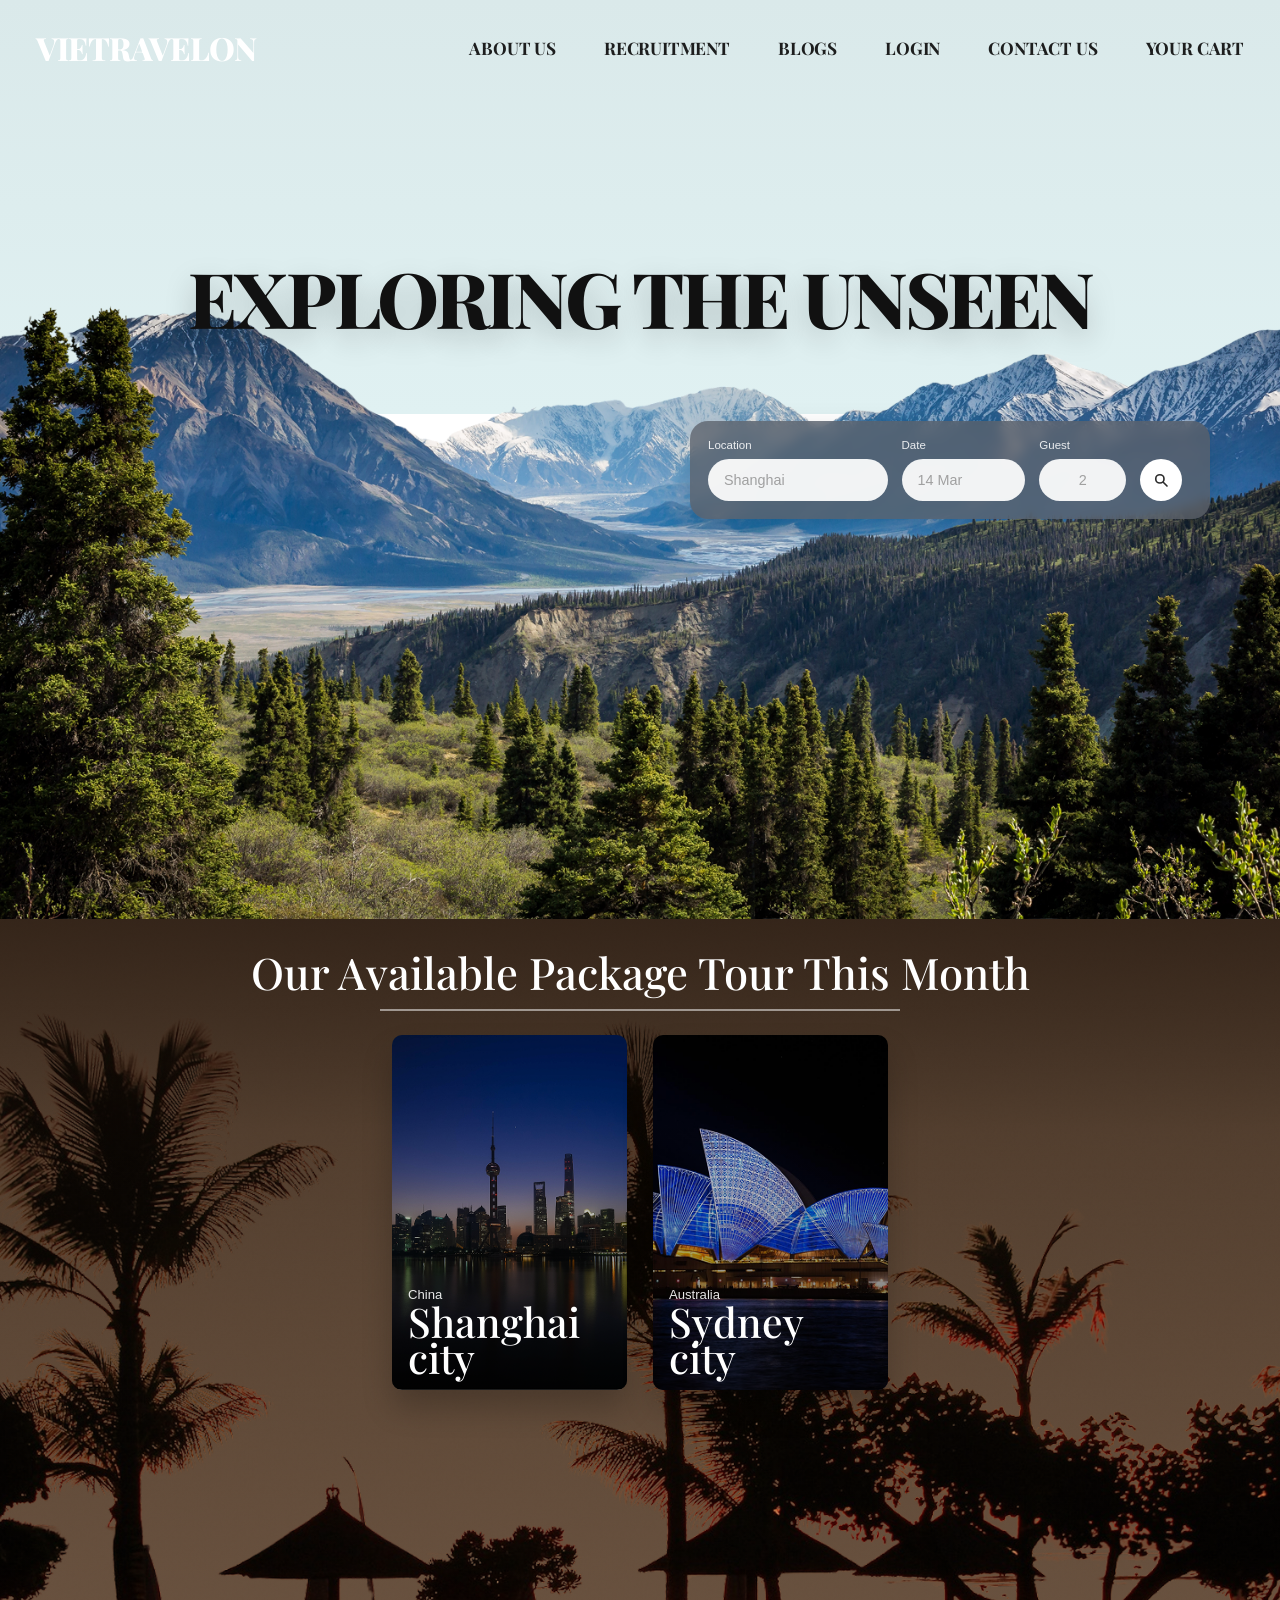
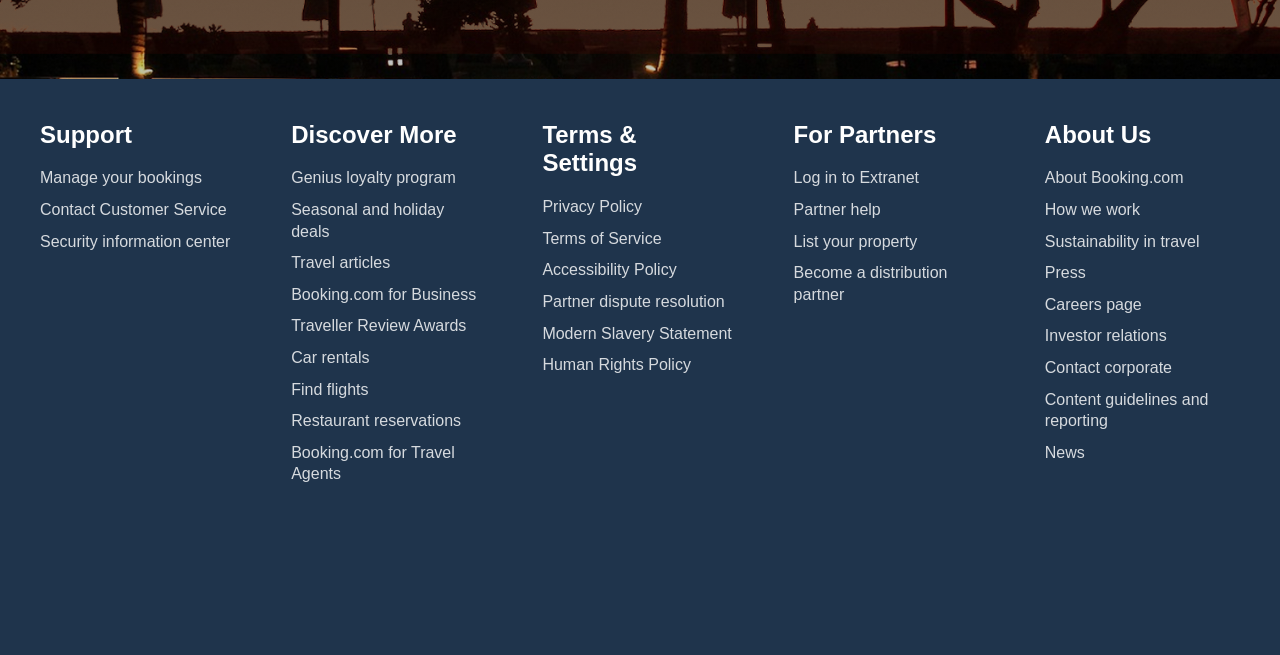
<file: Products.html>
<!DOCTYPE html>
<html lang="en">
<head>
  <meta charset="UTF-8" />
  <meta name="viewport" content="width=device-width, initial-scale=1.0" />
  <title>Products</title>

  <link rel="preconnect" href="https://fonts.googleapis.com">
  <link rel="preconnect" href="https://fonts.gstatic.com" crossorigin>
  <link
    href="https://fonts.googleapis.com/css2?family=Playfair+Display:wght@400;500;600;700;800&display=swap"
    rel="stylesheet"
  >

  <link rel="stylesheet" href="style.css">
  <link rel="stylesheet" href="Products.css">
</head>


<body>
  <div class="page-wrapper">
    <header class="hero-section">
      <div class="hero-top">
        <nav class="navbar">

          <button class="menu-toggle" aria-label="Open menu">
            <span></span>
            <span></span>
            <span></span>
          </button>

          <a href="homepage.html" class="brand">Vietravelon</a>


          <div class="nav-links">
            <a href="About_us.html">About Us</a>
            <a href="./BTN/recruitment.html">Recruitment</a>
            <a href="./blogger1/index.html">Blogs</a>
            <a href="./login/index.html">Login</a>
            <a href="./contact-us/index.html">Contact Us</a>
            <a href="./BTN/urcart.html">Your cart</a>
          </div>
        </nav>

        <div class="hero-heading-wrap">
          <h1 class="hero-title">Exploring The Unseen</h1>
        </div>
      </div>

      <div class="hero-image-wrap">
        <img src="./pic/Product1.png" alt="Mountain landscape" class="hero-image" />

        <div class="booking-box">
          <div class="booking-field">
            <label for="location">Location</label>
            <input type="text" id="location" placeholder="Shanghai" />
          </div>

          <div class="booking-field">
            <label for="date">Date</label>
            <input type="text" id="date" placeholder="14 Mar" />
          </div>

          <div class="booking-field guest-field">
            <label for="guest">Guest</label>
            <input type="text" id="guest" placeholder="2" />
          </div>

          <button class="search-btn" aria-label="Search">
            <svg class="search-svg"  viewBox="0 0 24 24" aria-hidden="true" >
              <circle cx="10.5" cy="10.5" r="5.5"></circle>
              <path d="M15 15L20 20"></path>
            </svg>
          </button>
        </div>
      </div>
    </header>

    <main>
      <section class="package-section">
        <div class="package-overlay"></div>

        <div class="package-content">
          <h2 class="package-title">Our Available Package Tour This Month</h2>

          <div class="package-cards">
            <a href="Shanghai.html" class="tour-card">
              <img src="./pic/ShangHai.png" alt="Shanghai city" />
              <div class="tour-info">
                <p class="tour-country">China</p>
                <h3 class="tour-name">Shanghai<br>city</h3>
              </div>
            </a>
            <a href="Sydney.html" class="tour-card">
              <img src="./pic/Sydney.png" alt="Sydney city" />
              <div class="tour-info">
                <p class="tour-country">Australia</p>
                <h3 class="tour-name">Sydney<br>city</h3>
              </div>
            </a>
          </div>
        </div>
      </section>
    </main>

    <footer class="site-footer">
      <div class="footer-container">
        <div class="footer-column">
          <h3>Support</h3>
          <a href="#">Manage your bookings</a>
          <a href="#">Contact Customer Service</a>
          <a href="#">Security information center</a>
        </div>

        <div class="footer-column">
          <h3>Discover More</h3>
          <a href="#">Genius loyalty program</a>
          <a href="#">Seasonal and holiday deals</a>
          <a href="#">Travel articles</a>
          <a href="#">Booking.com for Business</a>
          <a href="#">Traveller Review Awards</a>
          <a href="#">Car rentals</a>
          <a href="#">Find flights</a>
          <a href="#">Restaurant reservations</a>
          <a href="#">Booking.com for Travel Agents</a>
        </div>

        <div class="footer-column">
          <h3>Terms &amp; Settings</h3>
          <a href="#">Privacy Policy</a>
          <a href="#">Terms of Service</a>
          <a href="#">Accessibility Policy</a>
          <a href="#">Partner dispute resolution</a>
          <a href="#">Modern Slavery Statement</a>
          <a href="#">Human Rights Policy</a>
        </div>

        <div class="footer-column">
          <h3>For Partners</h3>
          <a href="#">Log in to Extranet</a>
          <a href="#">Partner help</a>
          <a href="#">List your property</a>
          <a href="#">Become a distribution partner</a>
        </div>

        <div class="footer-column">
          <h3>About Us</h3>
          <a href="#">About Booking.com</a>
          <a href="#">How we work</a>
          <a href="#">Sustainability in travel</a>
          <a href="#">Press</a>
          <a href="#">Careers page</a>
          <a href="#">Investor relations</a>
          <a href="#">Contact corporate</a>
          <a href="#">Content guidelines and reporting</a>
          <a href="#">News</a>
        </div>
      </div>
    </footer>

  </div>

  <script src="script.js"></script>
</body>
</html>
</file>
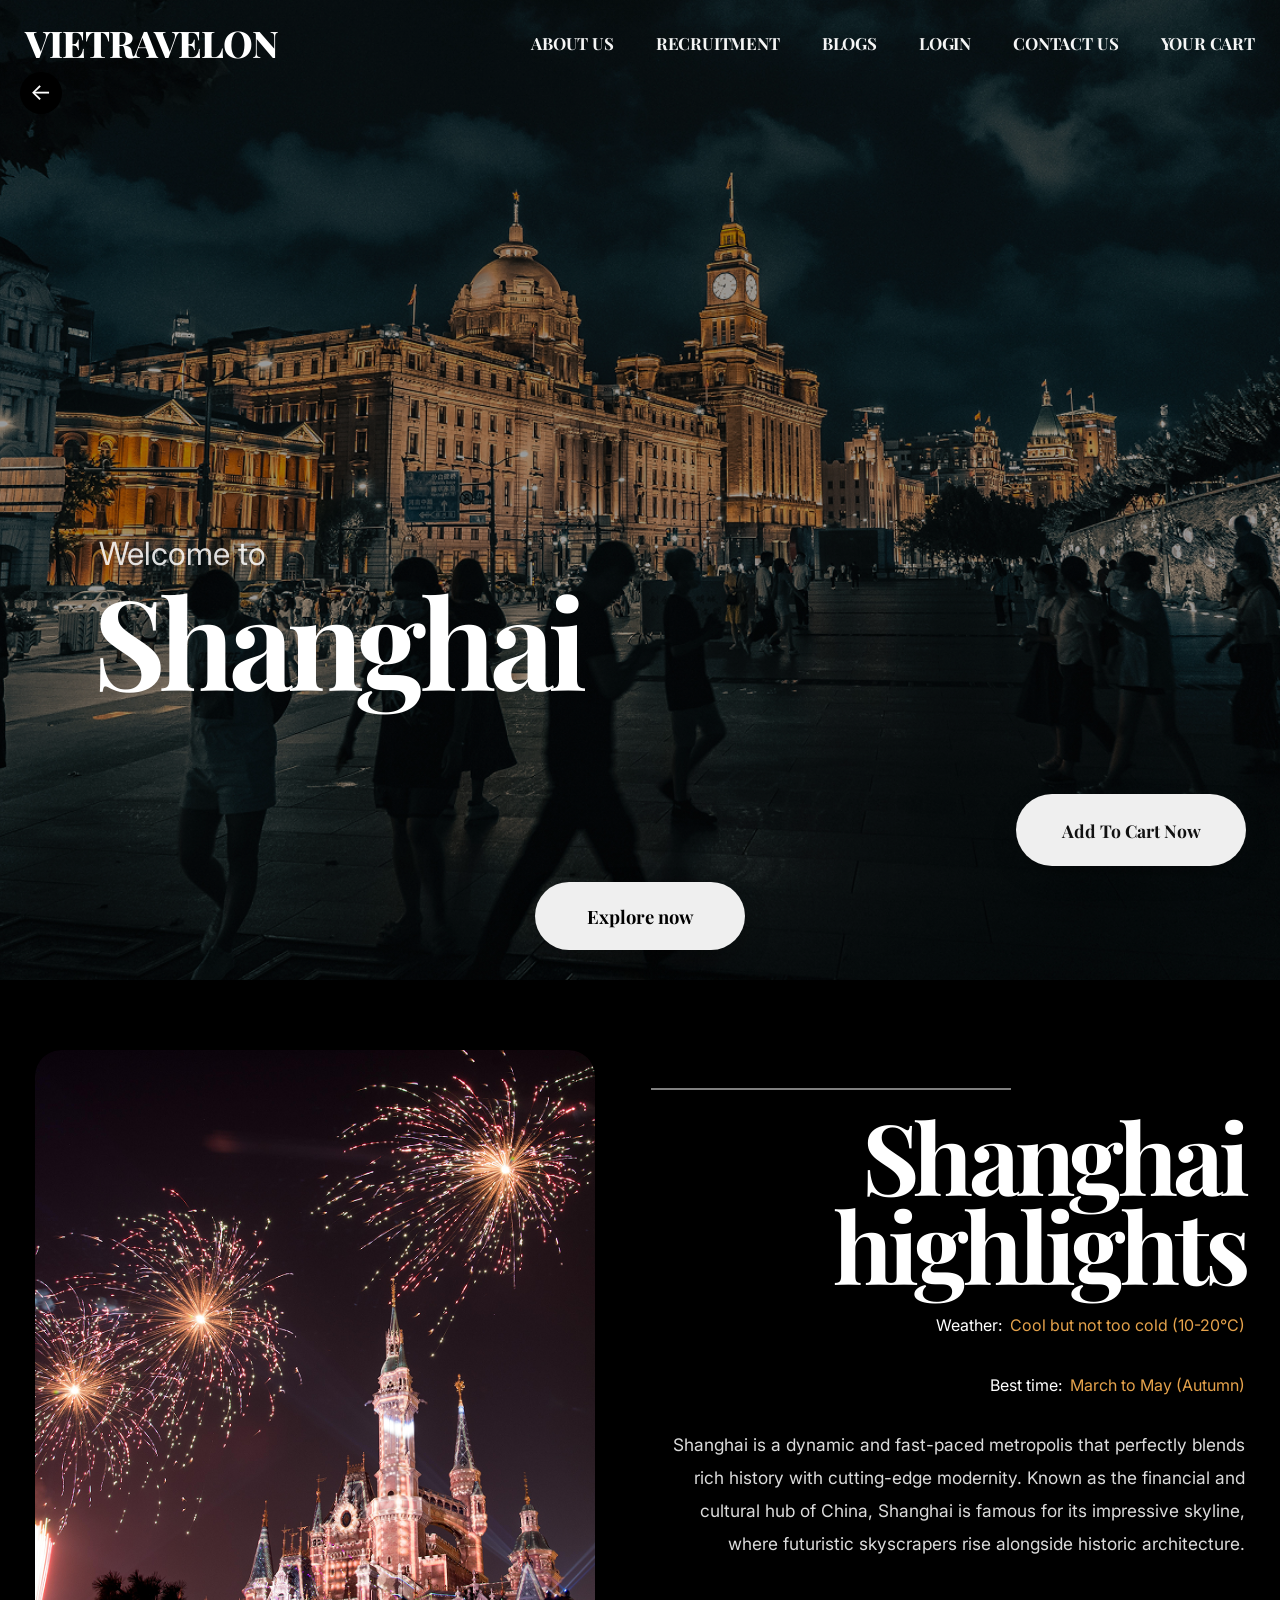
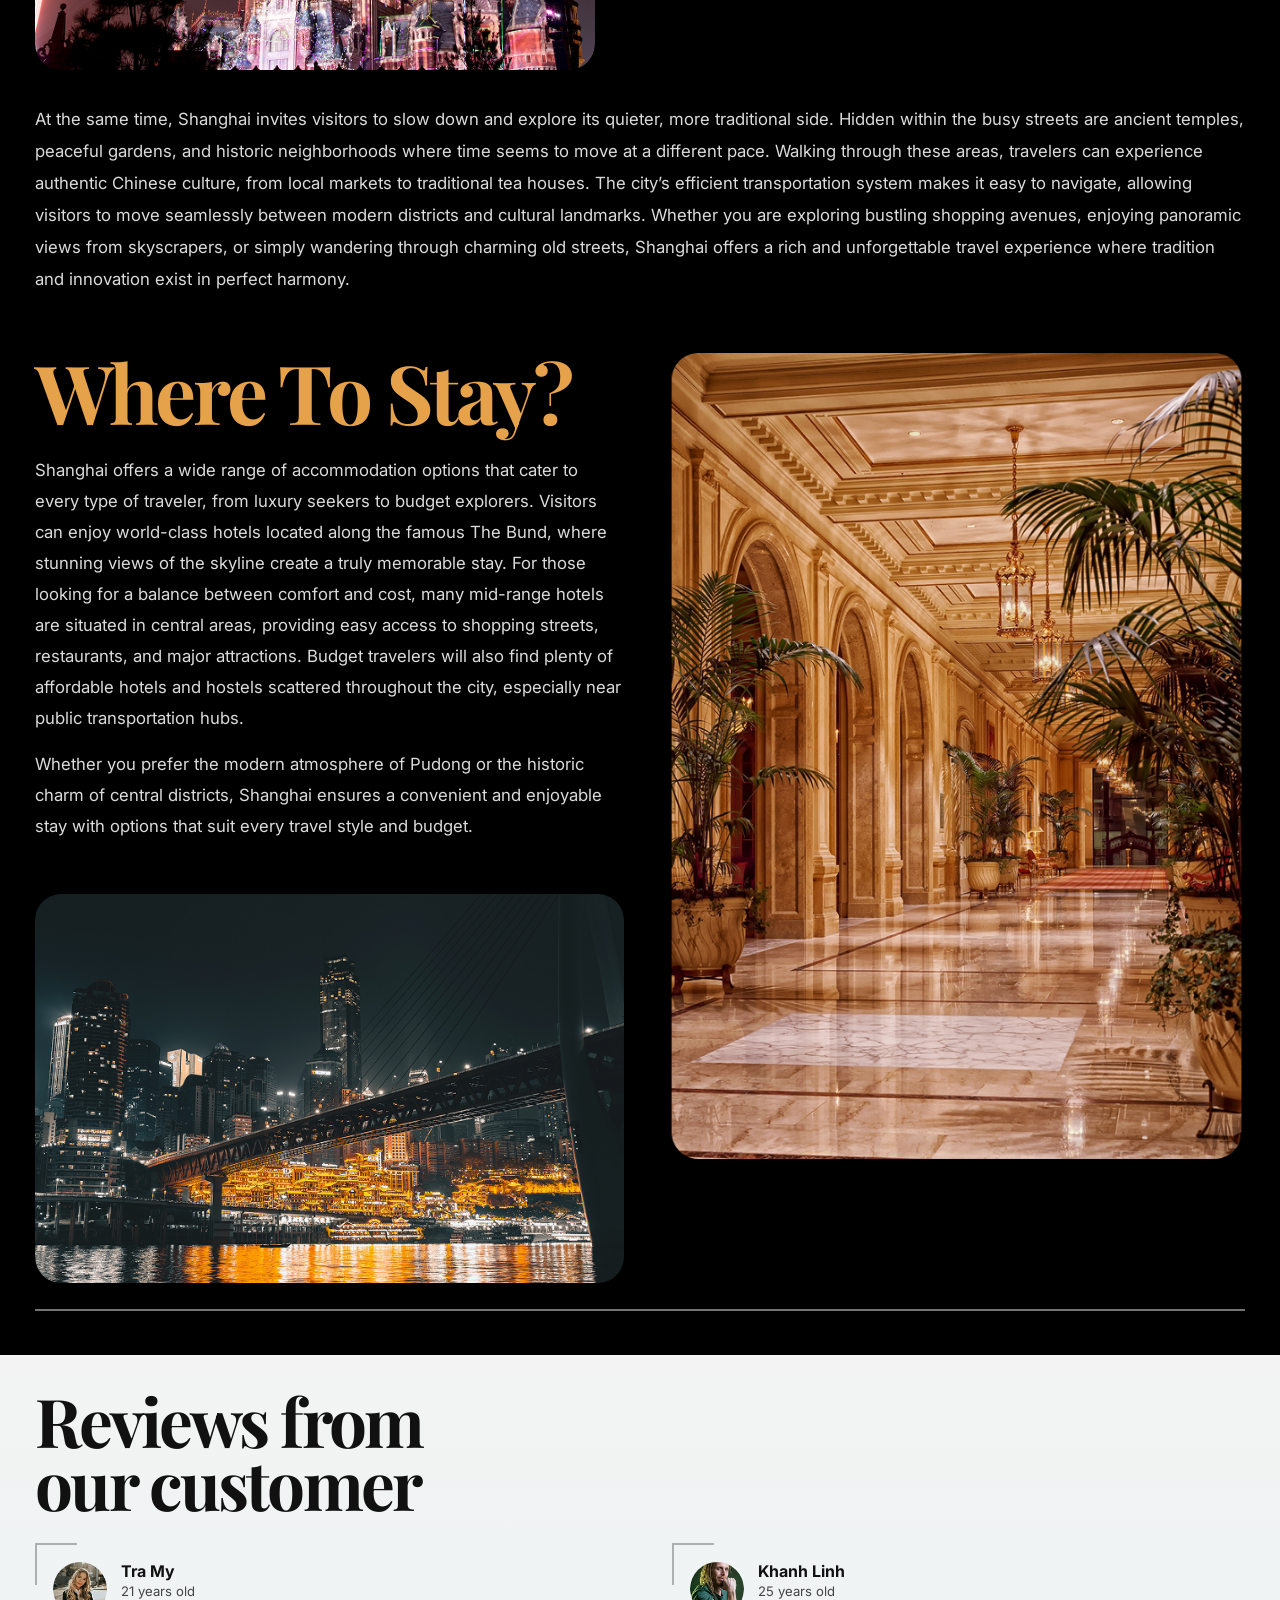
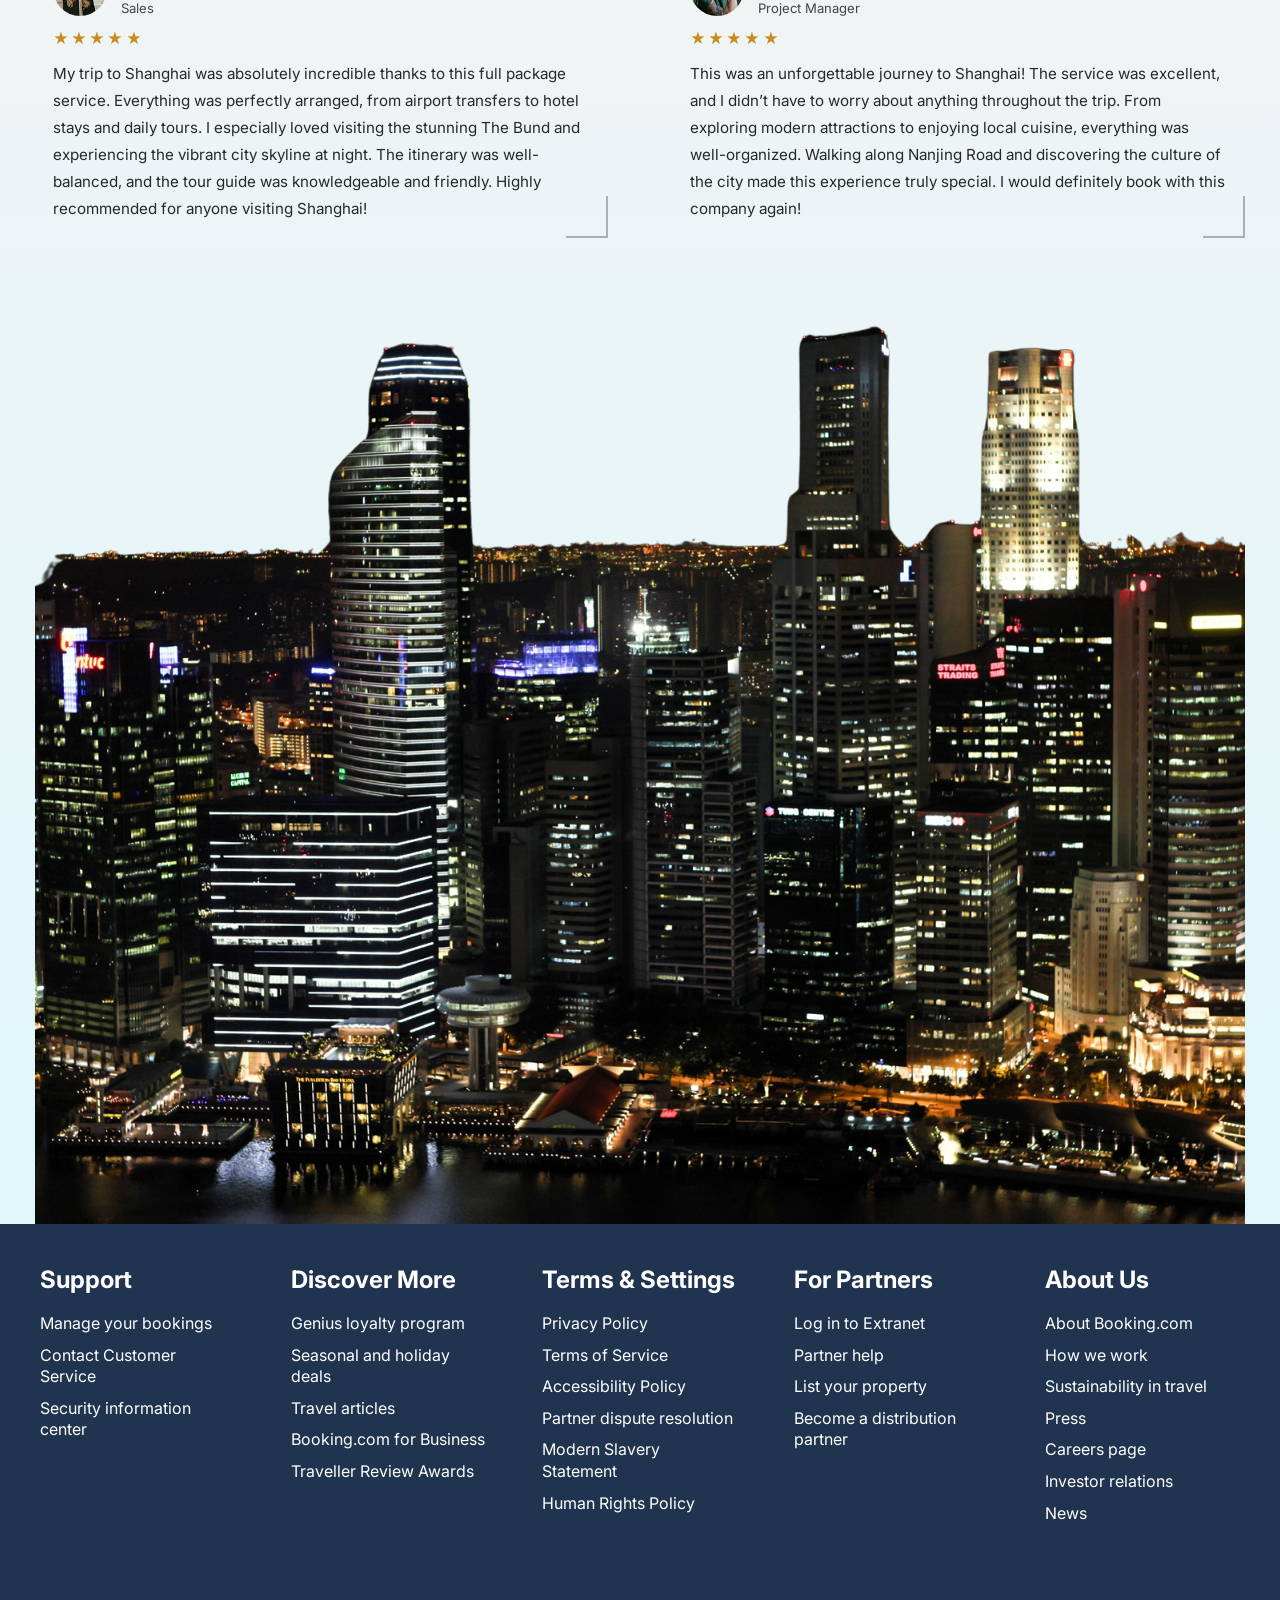
<file: Shanghai.html>
<!DOCTYPE html>
<html lang="en">
<head>
  <meta charset="UTF-8" />
  <meta name="viewport" content="width=device-width, initial-scale=1.0" />
  <title>Shanghai</title>

  <link rel="preconnect" href="https://fonts.googleapis.com">
  <link rel="preconnect" href="https://fonts.gstatic.com" crossorigin>
  <link
    href="https://fonts.googleapis.com/css2?family=Inter:wght@400;500;600;700&family=Playfair+Display:wght@500;600;700;800&display=swap"
    rel="stylesheet"
  >

  <link rel="stylesheet" href="style.css">
  <link rel="stylesheet" href="City.css">
  <style>
    .city-hero {
        position: relative;
        min-height: 980px;
        background:
            linear-gradient(rgba(0, 0, 0, 0.22), rgba(0, 0, 0, 0.22)),
            url("./pic/Shanghai-bg1.png") center center / cover no-repeat;
        overflow: hidden;
    }
    .reviews-visual-bg {
        width: 100%;
        height: 960px;
        background: url("./pic/Shanghai-bg2.png") center center / cover no-repeat;
        transition: transform 0.45s ease;
    }
  </style>
</head>
<body>
  <div class="page-wrapper city-page">

    <header class="city-hero">
      <nav class="nav">
          <button class="menu-toggle" aria-label="Open menu">
            <span></span>
            <span></span>
            <span></span>
          </button>

          <a href="homepage.html" class="brand">Vietravelon</a>


        <div class="nav-links">
            <a href="About_us.html">About Us</a>
            <a href="./BTN/recruitment.html">Recruitment</a>
            <a href="./blogger1/index.html">Blogs</a>
            <a href="./login/index.html">Login</a>
            <a href="./contact-us/index.html">Contact Us</a>
            <a href="./BTN/urcart.html">Your cart</a>
        </div>
      </nav>

      <a href="Products.html" class="back-btn" aria-label="Go back">&#8592;</a>

      <div class="city-hero-content">
        <p class="city-welcome">Welcome to</p>
        <h1 class="city-title">Shanghai</h1>
      </div>

      <a href="#highlights" class="hero-btn">Explore now</a>
    </header>

    <main>
      <section class="highlights-section" id="highlights">
        <div class="highlights-top">
          <div class="highlights-image">
            <img src="./pic/Shanghai1.png" alt="Shanghai at night">
          </div>

          <div class="highlights-content">
            <div class="highlights-line"></div>

            <h2>Shanghai<br>highlights</h2>

            <div class="highlights-meta">
              <div class="meta-item">
                <span class="meta-label">Weather:</span>
                <span class="meta-value">Cool but not too cold (10-20°C)</span>
              </div>

              <div class="meta-item">
                <span class="meta-label">Best time:</span>
                <span class="meta-value">March to May (Autumn)</span>
              </div>
            </div>

            <p class="highlights-summary">
                Shanghai is a dynamic and fast-paced metropolis that perfectly blends rich history with cutting-edge modernity. Known as the financial and cultural hub of China, Shanghai is famous for its impressive skyline, where futuristic skyscrapers rise alongside historic architecture. 
            </p>
          </div>
        </div>

        <div class="highlights-bottom-text">
          <p>
            At the same time, Shanghai invites visitors to slow down and explore its quieter, more traditional side. Hidden within the busy streets are ancient temples, peaceful gardens, and historic neighborhoods where time seems to move at a different pace. Walking through these areas, travelers can experience authentic Chinese culture, from local markets to traditional tea houses. The city’s efficient transportation system makes it easy to navigate, allowing visitors to move seamlessly between modern districts and cultural landmarks. Whether you are exploring bustling shopping avenues, enjoying panoramic views from skyscrapers, or simply wandering through charming old streets, Shanghai offers a rich and unforgettable travel experience where tradition and innovation exist in perfect harmony.
          </p>
        </div>
      </section>

      <section class="stay-section">
        <div class="stay-grid">
          <div class="stay-text">
            <h2>Where To Stay?</h2>

            <p>
                Shanghai offers a wide range of accommodation options that cater to every type of traveler, from luxury seekers to budget explorers. Visitors can enjoy world-class hotels located along the famous The Bund, where stunning views of the skyline create a truly memorable stay. For those looking for a balance between comfort and cost, many mid-range hotels are situated in central areas, providing easy access to shopping streets, restaurants, and major attractions. Budget travelers will also find plenty of affordable hotels and hostels scattered throughout the city, especially near public transportation hubs.            
            </p>

            <p>
                Whether you prefer the modern atmosphere of Pudong or the historic charm of central districts, Shanghai ensures a convenient and enjoyable stay with options that suit every travel style and budget.
            </p>
          </div>

          <div class="stay-card stay-card-tall">
            <img src="./pic/Shanghai2.png" alt="ShangHai hotel">
          </div>

          <div class="stay-card stay-card-wide">
            <img src="./pic/Shanghai3.png" alt="ShangHai Bridge">
          </div>
        </div>
      </section>

      <section class="reviews-section">
        <div class="reviews-header">
          <h2>Reviews from<br>our customer</h2>
        </div>

        <div class="reviews-grid">
          <article class="review-card">
            <div class="review-top">
              <img src="./pic/Darwin.png" alt="Tra My">
              <div class="review-user">
                <h3>Tra My</h3>
                <p>21 years old</p>
                <p>Sales</p>
              </div>
            </div>

            <div class="review-stars">★★★★★</div>

            <p>
                My trip to Shanghai was absolutely incredible thanks to this full package service. Everything was perfectly arranged, from airport transfers to hotel stays and daily tours. I especially loved visiting the stunning The Bund and experiencing the vibrant city skyline at night. The itinerary was well-balanced, and the tour guide was knowledgeable and friendly. Highly recommended for anyone visiting Shanghai!
            </p>
          </article>

          <article class="review-card">
            <div class="review-top">
              <img src="./pic/Bob.png" alt="Khanh Linh">
              <div class="review-user">
                <h3>Khanh Linh</h3>
                <p>25 years old</p>
                <p>Project Manager</p>
              </div>
            </div>

            <div class="review-stars">★★★★★</div>

            <p>
                This was an unforgettable journey to Shanghai! The service was excellent, and I didn’t have to worry about anything throughout the trip. From exploring modern attractions to enjoying local cuisine, everything was well-organized. Walking along Nanjing Road and discovering the culture of the city made this experience truly special. I would definitely book with this company again!
            </p>
          </article>
        </div>

        <div class="reviews-visual">
          <div class="reviews-visual-bg"></div>

          <div class="cart-sticky-wrap">
            <a href="./BTN/urcart.html" class="cart-btn">Add To Cart Now</a>
          </div>
        </div>
      </section>
    </main>

    <footer class="site-footer">
      <div class="footer-container">
        <div class="footer-column">
          <h3>Support</h3>
          <a href="#">Manage your bookings</a>
          <a href="#">Contact Customer Service</a>
          <a href="#">Security information center</a>
        </div>

        <div class="footer-column">
          <h3>Discover More</h3>
          <a href="#">Genius loyalty program</a>
          <a href="#">Seasonal and holiday deals</a>
          <a href="#">Travel articles</a>
          <a href="#">Booking.com for Business</a>
          <a href="#">Traveller Review Awards</a>
        </div>

        <div class="footer-column">
          <h3>Terms &amp; Settings</h3>
          <a href="#">Privacy Policy</a>
          <a href="#">Terms of Service</a>
          <a href="#">Accessibility Policy</a>
          <a href="#">Partner dispute resolution</a>
          <a href="#">Modern Slavery Statement</a>
          <a href="#">Human Rights Policy</a>
        </div>

        <div class="footer-column">
          <h3>For Partners</h3>
          <a href="#">Log in to Extranet</a>
          <a href="#">Partner help</a>
          <a href="#">List your property</a>
          <a href="#">Become a distribution partner</a>
        </div>

        <div class="footer-column">
          <h3>About Us</h3>
          <a href="#">About Booking.com</a>
          <a href="#">How we work</a>
          <a href="#">Sustainability in travel</a>
          <a href="#">Press</a>
          <a href="#">Careers page</a>
          <a href="#">Investor relations</a>
          <a href="#">News</a>
        </div>
      </div>
    </footer>

  </div>

  <script>
    const menuToggle = document.querySelector(".menu-toggle");
    const navLinks = document.querySelector(".nav-links");

    if (menuToggle && navLinks) {
      menuToggle.addEventListener("click", () => {
        menuToggle.classList.toggle("active");
        navLinks.classList.toggle("active");
      });
    }
  </script>
</body>
</html>
</file>
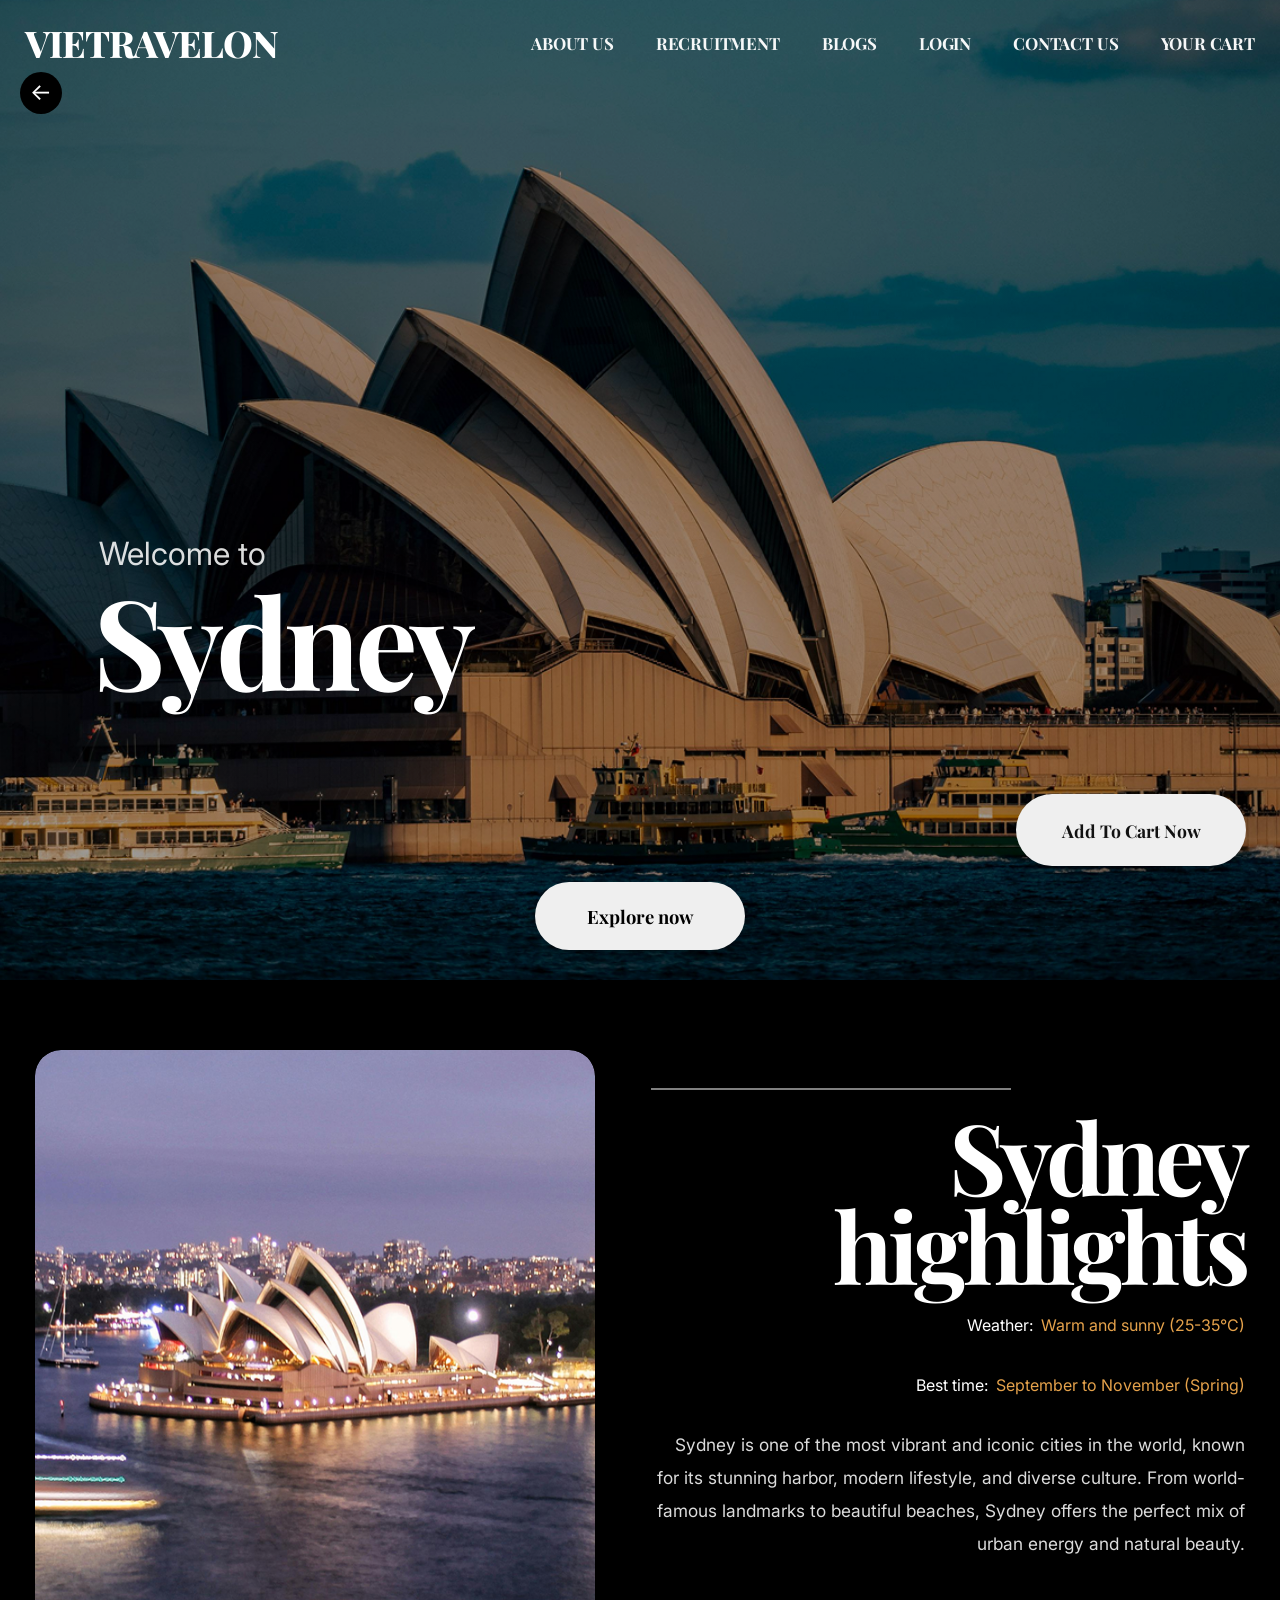
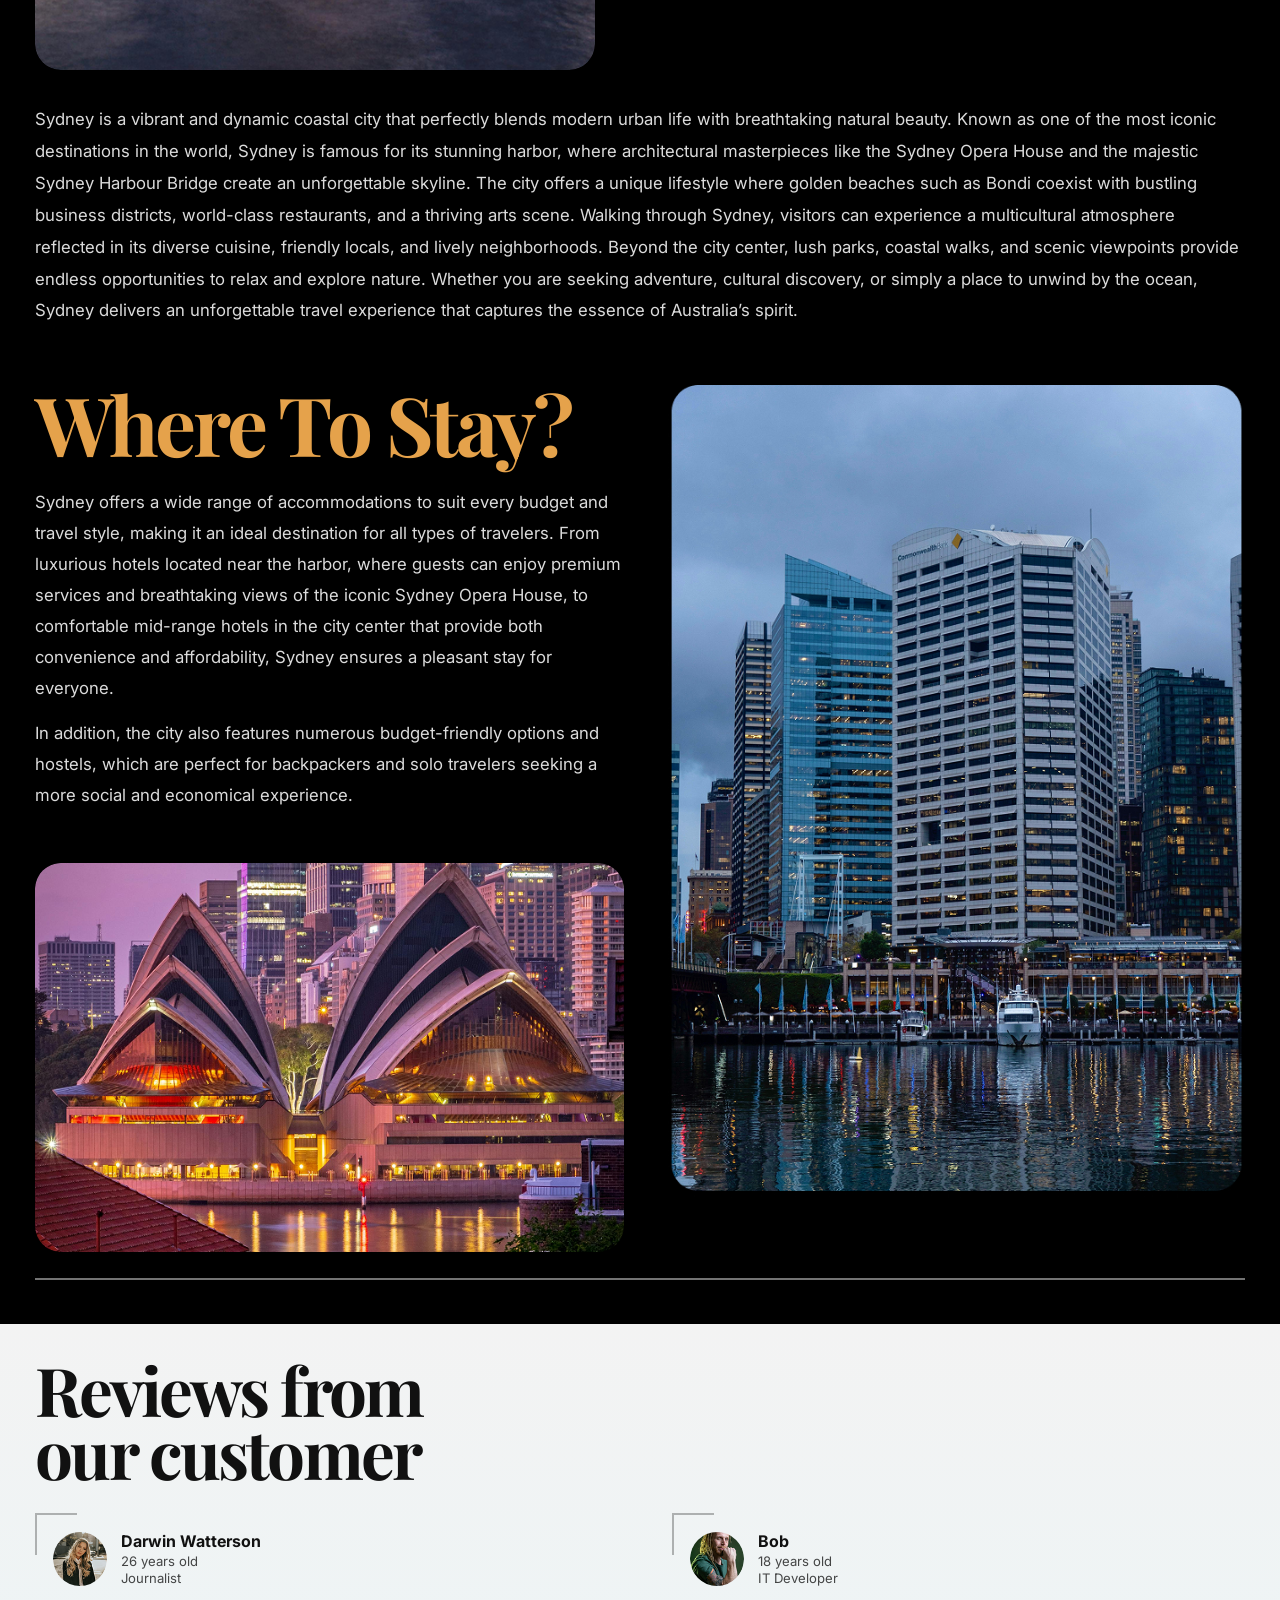
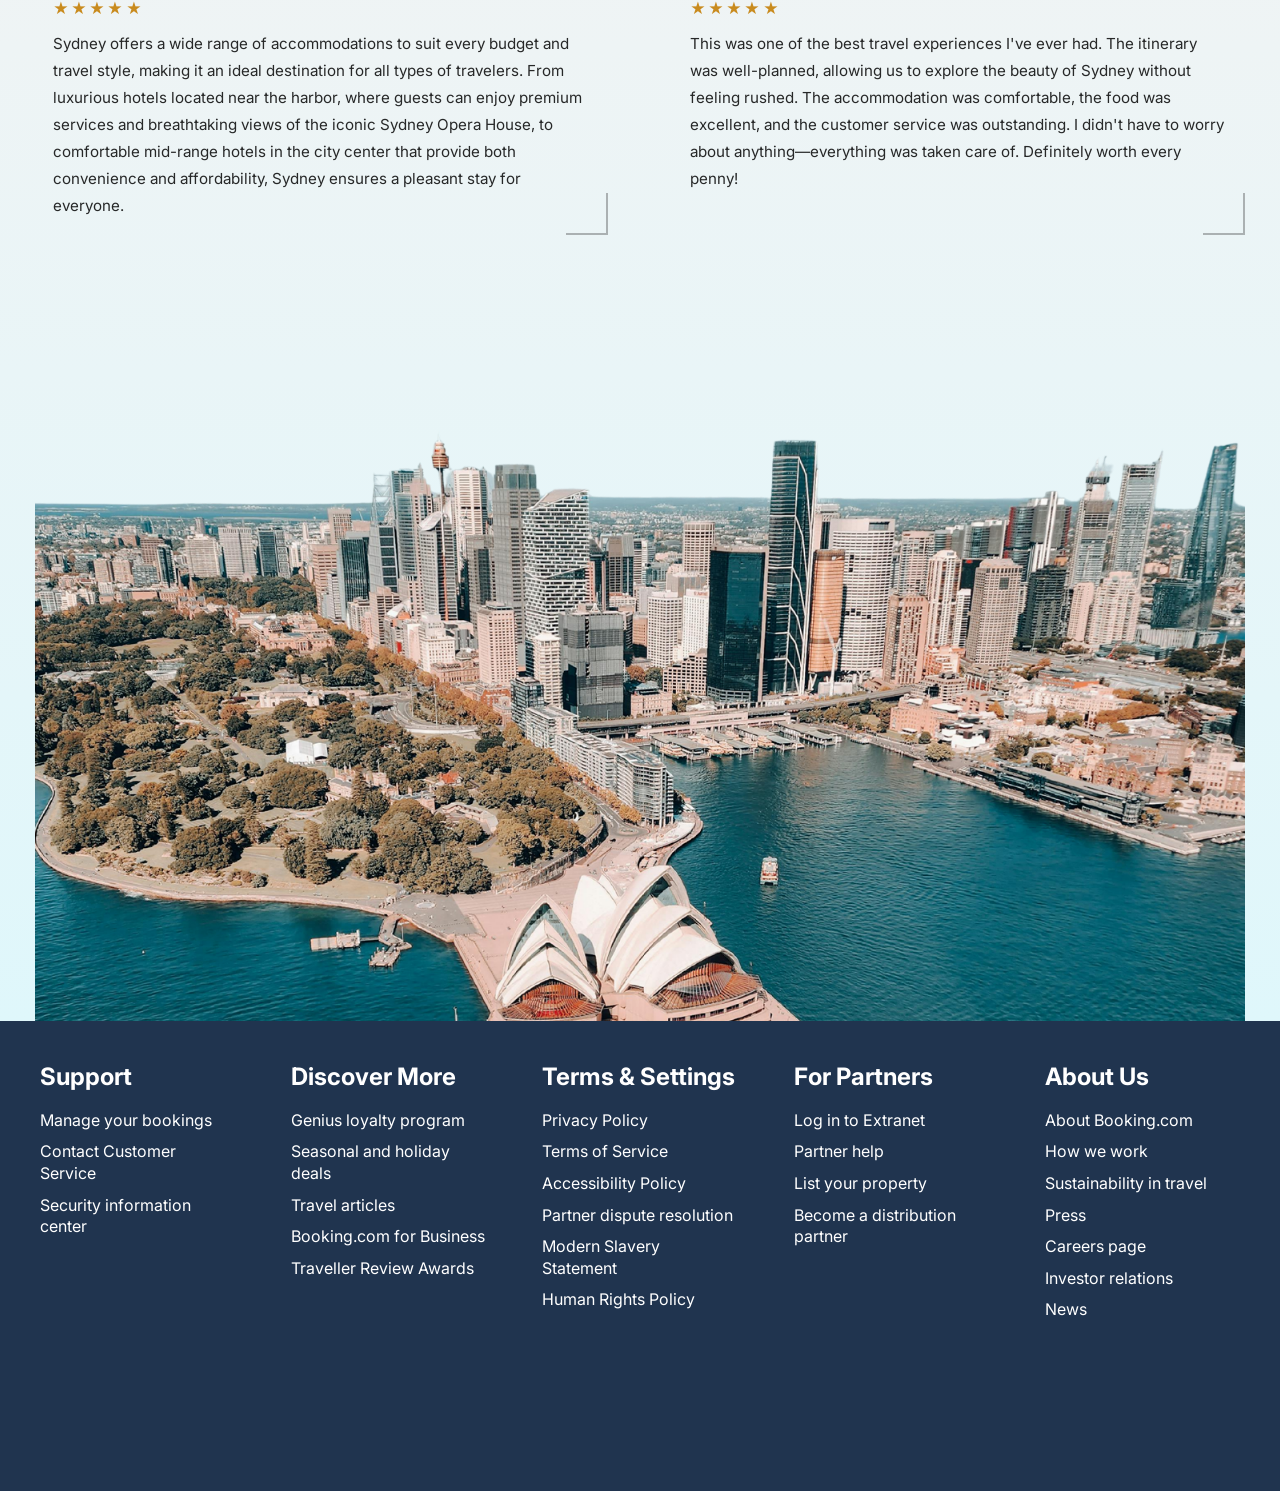
<file: Sydney.html>
<!DOCTYPE html>
<html lang="en">
<head>
  <meta charset="UTF-8" />
  <meta name="viewport" content="width=device-width, initial-scale=1.0" />
  <title>Sydney</title>

  <link rel="preconnect" href="https://fonts.googleapis.com">
  <link rel="preconnect" href="https://fonts.gstatic.com" crossorigin>
  <link
    href="https://fonts.googleapis.com/css2?family=Inter:wght@400;500;600;700&family=Playfair+Display:wght@500;600;700;800&display=swap"
    rel="stylesheet"
  >

  <link rel="stylesheet" href="style.css">
  <link rel="stylesheet" href="City.css">
  <style>
    .city-hero {
      position: relative;
      min-height: 980px;
      background:
        linear-gradient(rgba(0, 0, 0, 0.22), rgba(0, 0, 0, 0.22)),
        url("./pic/Sydney-bg1.png") center center / cover no-repeat;
      overflow: hidden;
    }
    .reviews-visual-bg {
      width: 100%;
      height: 760px;
      background: url("./pic/Sydney-bg2.png") center center / cover no-repeat;
      transition: transform 0.45s ease;
    }
  </style>
</head>
<body>
  <div class="page-wrapper city-page">

    <header class="city-hero">
      <nav class="nav">
          <button class="menu-toggle" aria-label="Open menu">
            <span></span>
            <span></span>
            <span></span>
          </button>

          <a href="homepage.html" class="brand">Vietravelon</a>


        <div class="nav-links">
            <a href="About_us.html">About Us</a>
            <a href="./BTN/recruitment.html">Recruitment</a>
            <a href="./blogger1/index.html">Blogs</a>
            <a href="./login/index.html">Login</a>
            <a href="./contact-us/index.html">Contact Us</a>
            <a href="./BTN/urcart.html">Your cart</a>
        </div>
      </nav>

      <a href="Products.html" class="back-btn" aria-label="Go back">&#8592;</a>

      <div class="city-hero-content">
        <p class="city-welcome">Welcome to</p>
        <h1 class="city-title">Sydney</h1>
      </div>

      <a href="#highlights" class="hero-btn">Explore now</a>
    </header>

    <main>
      <section class="highlights-section" id="highlights">
        <div class="highlights-top">
          <div class="highlights-image">
            <img src="./pic/Sydney3.png" alt="Sydney Opera House at night">
          </div>

          <div class="highlights-content">
            <div class="highlights-line"></div>

            <h2>Sydney<br>highlights</h2>

            <div class="highlights-meta">
              <div class="meta-item">
                <span class="meta-label">Weather:</span>
                <span class="meta-value">Warm and sunny (25-35°C)</span>
              </div>

              <div class="meta-item">
                <span class="meta-label">Best time:</span>
                <span class="meta-value">September to November (Spring)</span>
              </div>
            </div>

            <p class="highlights-summary">
              Sydney is one of the most vibrant and iconic cities in the world, known for its stunning harbor, modern lifestyle, and diverse culture. From world-famous landmarks to beautiful beaches, Sydney offers the perfect mix of urban energy and natural beauty.
            </p>
          </div>
        </div>

        <div class="highlights-bottom-text">
          <p>
            Sydney is a vibrant and dynamic coastal city that perfectly blends modern urban life with breathtaking natural beauty. Known as one of the most iconic destinations in the world, Sydney is famous for its stunning harbor, where architectural masterpieces like the Sydney Opera House and the majestic Sydney Harbour Bridge create an unforgettable skyline. The city offers a unique lifestyle where golden beaches such as Bondi coexist with bustling business districts, world-class restaurants, and a thriving arts scene. Walking through Sydney, visitors can experience a multicultural atmosphere reflected in its diverse cuisine, friendly locals, and lively neighborhoods. Beyond the city center, lush parks, coastal walks, and scenic viewpoints provide endless opportunities to relax and explore nature. Whether you are seeking adventure, cultural discovery, or simply a place to unwind by the ocean, Sydney delivers an unforgettable travel experience that captures the essence of Australia’s spirit.
          </p>
        </div>
      </section>

      <section class="stay-section">
        <div class="stay-grid">
          <div class="stay-text">
            <h2>Where To Stay?</h2>

            <p>
              Sydney offers a wide range of accommodations to suit every budget and travel style, making it an ideal destination for all types of travelers. From luxurious hotels located near the harbor, where guests can enjoy premium services and breathtaking views of the iconic Sydney Opera House, to comfortable mid-range hotels in the city center that provide both convenience and affordability, Sydney ensures a pleasant stay for everyone.
            </p>

            <p>
              In addition, the city also features numerous budget-friendly options and hostels, which are perfect for backpackers and solo travelers seeking a more social and economical experience.
            </p>
          </div>

          <div class="stay-card stay-card-tall">
            <img src="./pic/Sydney2.png" alt="Sydney skyline hotel district">
          </div>

          <div class="stay-card stay-card-wide">
            <img src="./pic/Sydney1.png" alt="Sydney Opera House glowing at night">
          </div>
        </div>
      </section>

      <section class="reviews-section">
        <div class="reviews-header">
          <h2>Reviews from<br>our customer</h2>
        </div>

        <div class="reviews-grid">
          <article class="review-card">
            <div class="review-top">
              <img src="./pic/Darwin.png" alt="Darwin Watterson">
              <div class="review-user">
                <h3>Darwin Watterson</h3>
                <p>26 years old</p>
                <p>Journalist</p>
              </div>
            </div>

            <div class="review-stars">★★★★★</div>

            <p>
              Sydney offers a wide range of accommodations to suit every budget and travel style, making it an ideal destination for all types of travelers. From luxurious hotels located near the harbor, where guests can enjoy premium services and breathtaking views of the iconic Sydney Opera House, to comfortable mid-range hotels in the city center that provide both convenience and affordability, Sydney ensures a pleasant stay for everyone.
            </p>
          </article>

          <article class="review-card">
            <div class="review-top">
              <img src="./pic/Bob.png" alt="Bob">
              <div class="review-user">
                <h3>Bob</h3>
                <p>18 years old</p>
                <p>IT Developer</p>
              </div>
            </div>

            <div class="review-stars">★★★★★</div>

            <p>
              This was one of the best travel experiences I've ever had. The itinerary was well-planned, allowing us to explore the beauty of Sydney without feeling rushed. The accommodation was comfortable, the food was excellent, and the customer service was outstanding. I didn't have to worry about anything—everything was taken care of. Definitely worth every penny!
            </p>
          </article>
        </div>

        <div class="reviews-visual">
          <div class="reviews-visual-bg"></div>

          <div class="cart-sticky-wrap">
            <a href="./BTN/urcart.html" class="cart-btn">Add To Cart Now</a>
          </div>
        </div>
      </section>
    </main>

    <footer class="site-footer">
      <div class="footer-container">
        <div class="footer-column">
          <h3>Support</h3>
          <a href="#">Manage your bookings</a>
          <a href="#">Contact Customer Service</a>
          <a href="#">Security information center</a>
        </div>

        <div class="footer-column">
          <h3>Discover More</h3>
          <a href="#">Genius loyalty program</a>
          <a href="#">Seasonal and holiday deals</a>
          <a href="#">Travel articles</a>
          <a href="#">Booking.com for Business</a>
          <a href="#">Traveller Review Awards</a>
        </div>

        <div class="footer-column">
          <h3>Terms &amp; Settings</h3>
          <a href="#">Privacy Policy</a>
          <a href="#">Terms of Service</a>
          <a href="#">Accessibility Policy</a>
          <a href="#">Partner dispute resolution</a>
          <a href="#">Modern Slavery Statement</a>
          <a href="#">Human Rights Policy</a>
        </div>

        <div class="footer-column">
          <h3>For Partners</h3>
          <a href="#">Log in to Extranet</a>
          <a href="#">Partner help</a>
          <a href="#">List your property</a>
          <a href="#">Become a distribution partner</a>
        </div>

        <div class="footer-column">
          <h3>About Us</h3>
          <a href="#">About Booking.com</a>
          <a href="#">How we work</a>
          <a href="#">Sustainability in travel</a>
          <a href="#">Press</a>
          <a href="#">Careers page</a>
          <a href="#">Investor relations</a>
          <a href="#">News</a>
        </div>
      </div>
    </footer>

  </div>
  <script>
    const menuToggle = document.querySelector(".menu-toggle");
    const navLinks = document.querySelector(".nav-links");

    if (menuToggle && navLinks) {
      menuToggle.addEventListener("click", () => {
        menuToggle.classList.toggle("active");
        navLinks.classList.toggle("active");
      });
    }
  </script>
</body>
</html>
</file>
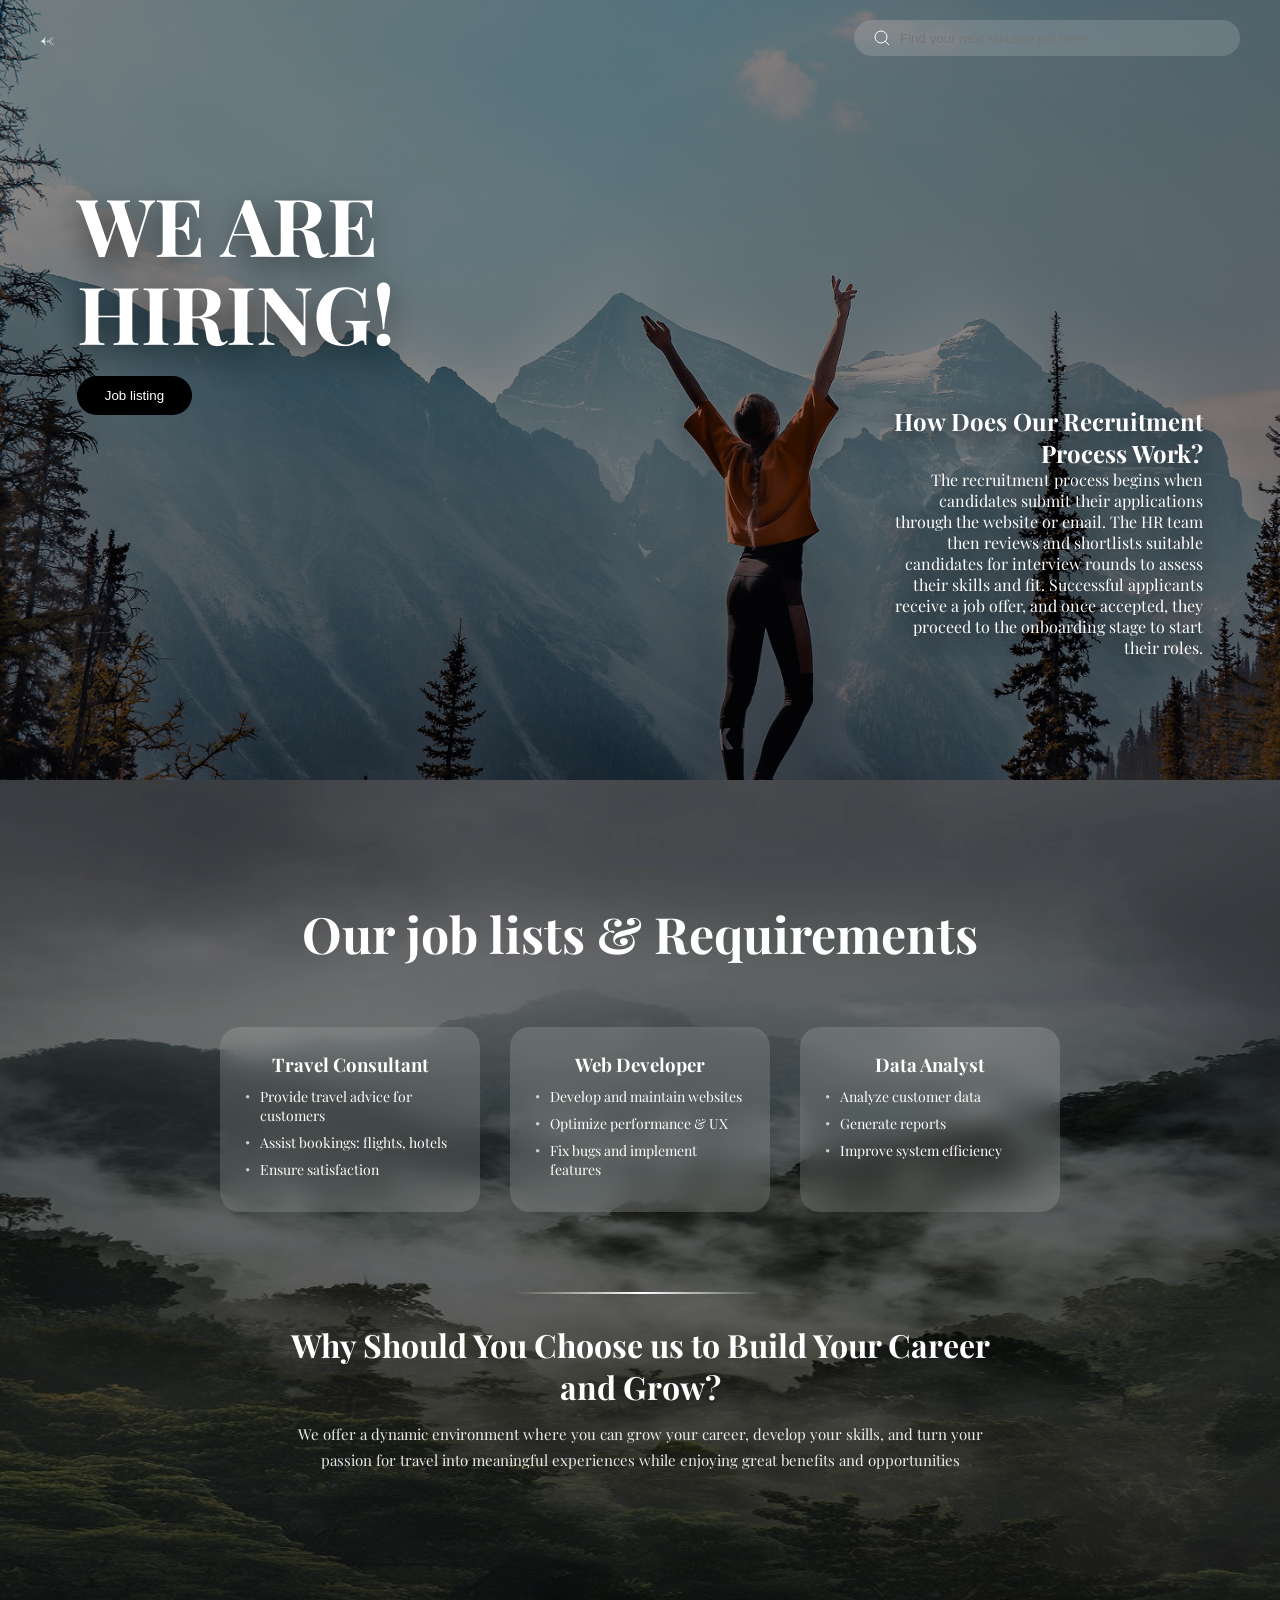
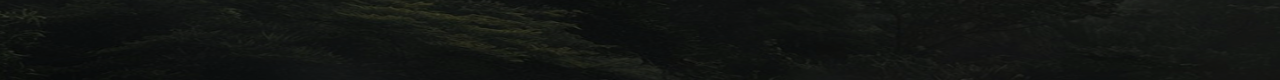
<file: BTN/hiring.html>
<!DOCTYPE html>
<html lang="vi">
<head>
  <meta charset="UTF-8">
  <link href="https://fonts.googleapis.com/css2?family=Playfair+Display:wght@500;700&family=Inter:wght@300;400&display=swap" rel="stylesheet">
  <link rel="stylesheet" href="hiring.css">
</head>

<body>

<header class="nav">
  <a href="../homepage.html" class="back">←</a>

  <div class="search-box">
    <svg width="16" height="16">
      <circle cx="7" cy="7" r="6" stroke="white" fill="none"/>
      <line x1="11" y1="11" x2="15" y2="15" stroke="white"/>
    </svg>
    <input placeholder="Find your next suitable job here">
  </div>
</header>

<section class="hero">
  <div class="overlay"></div>

  <div class="hero-wrap">

    <div class="hero-left reveal">
      <h1>WE ARE<br>HIRING!</h1>
      <button class="btn">Job listing</button>
    </div>

    <div class="hero-right reveal">
      <h2>How Does Our Recruitment Process Work?</h2>
      <p>
        The recruitment process begins when candidates submit their applications through the website or email. The HR team then reviews and shortlists suitable candidates for interview rounds to assess their skills and fit. Successful applicants receive a job offer, and once accepted, they proceed to the onboarding stage to start their roles.
      </p>
    </div>

  </div>
</section>

<section class="jobs">
  <div class="overlay2"></div>

  <h2 class="reveal">Our job lists & Requirements</h2>

  <div class="cards">

    <div class="card reveal">
      <h3>Travel Consultant</h3>
      <ul>
        <li>Provide travel advice for customers</li>
        <li>Assist bookings: flights, hotels</li>
        <li>Ensure satisfaction</li>
      </ul>
    </div>

    <div class="card reveal">
      <h3>Web Developer</h3>
      <ul>
        <li>Develop and maintain websites</li>
        <li>Optimize performance & UX</li>
        <li>Fix bugs and implement features</li>
      </ul>
    </div>

    <div class="card reveal">
      <h3>Data Analyst</h3>
      <ul>
        <li>Analyze customer data</li>
        <li>Generate reports</li>
        <li>Improve system efficiency</li>
      </ul>
    </div>

  </div>

  <div class="bottom reveal">
    <h3>Why Should You Choose us to Build Your Career and Grow?</h3>
    <p>
      We offer a dynamic environment where you can grow your career, develop your skills, and turn your passion for travel into meaningful experiences while enjoying great benefits and opportunities
    </p>
  </div>
</section>

<script src="hiring.js"></script>
</body>
</html>
</file>
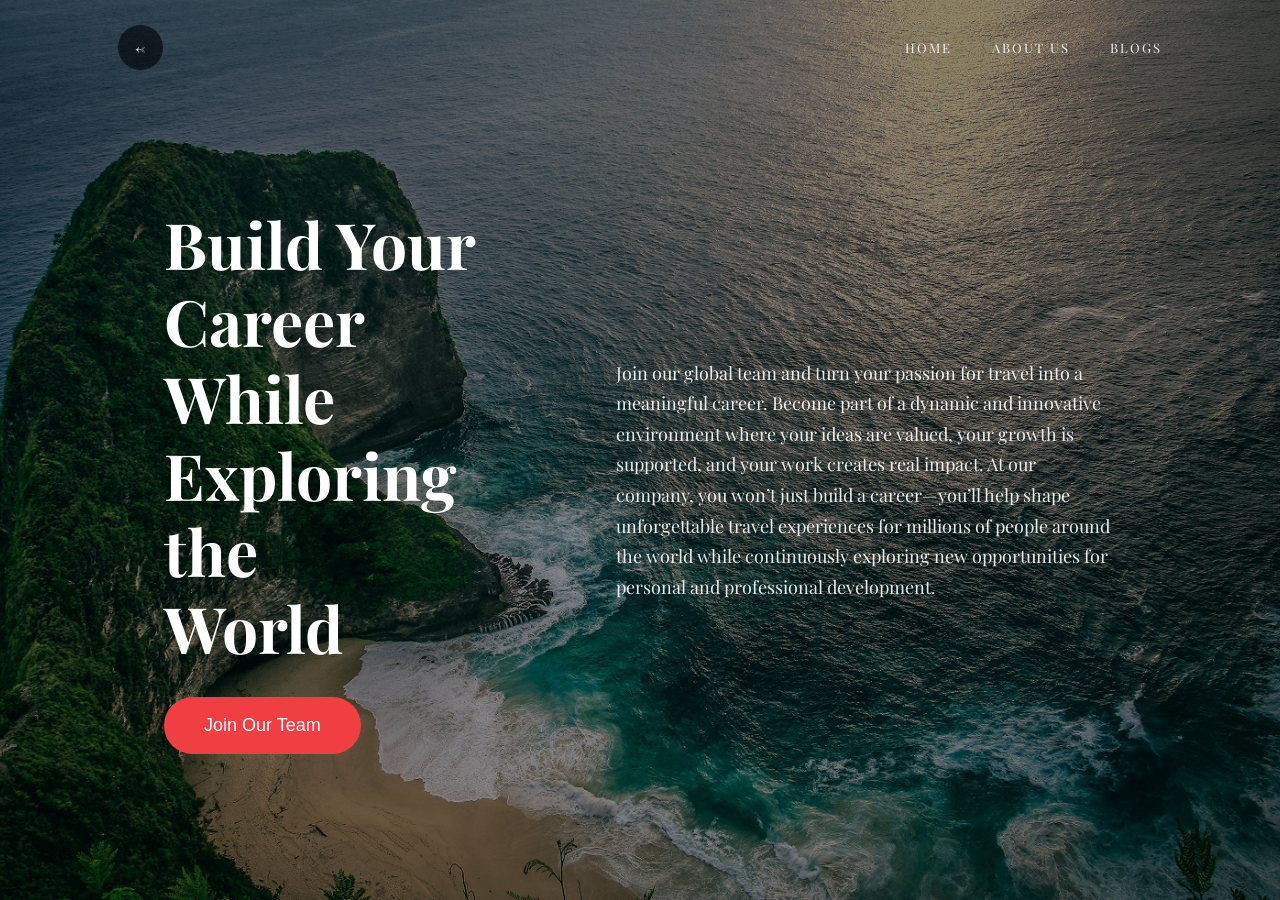
<file: BTN/recruitment.html>
<!DOCTYPE html>
<html lang="vi">
<head>
  <meta charset="UTF-8">
  <meta name="viewport" content="width=device-width, initial-scale=1.0">
  <title>Recruitment</title>
  <link href="https://fonts.googleapis.com/css2?family=Playfair+Display:wght@400;600&family=Inter:wght@300;400&display=swap" rel="stylesheet">
  <link rel="stylesheet" href="recruitment.css">
</head>
<body>

<header class="header">
  <div class="container">
    <div class="back-btn">
      <a href="../homepage.html">←</a>
    </div>

    <div class="menu-toggle">☰</div>

    <nav class="nav">
      <a href="../homepage.html">HOME</a>
      <a href="../About_us.html">ABOUT US</a>
      <a href="../blogger1/index.html">BLOGS</a>
    </nav>
  </div>
</header>

<div class="overlay"></div>

<section class="hero">
  <div class="hero-content container">
    <div class="left">
      <h1>
        Build Your<br>
        Career While<br>
        Exploring the<br>
        World
      </h1>

      <button class="btn">Join Our Team</button>
    </div>

    <div class="right">
      <p>
        Join our global team and turn your passion for travel into a meaningful career.
        Become part of a dynamic and innovative environment where your ideas are valued,
        your growth is supported, and your work creates real impact. At our company,
        you won’t just build a career—you’ll help shape unforgettable travel experiences
        for millions of people around the world while continuously exploring new opportunities
        for personal and professional development.
      </p>
    </div>
  </div>
</section>

<script src="recruitment.js"></script>
</body>
</html>
</file>
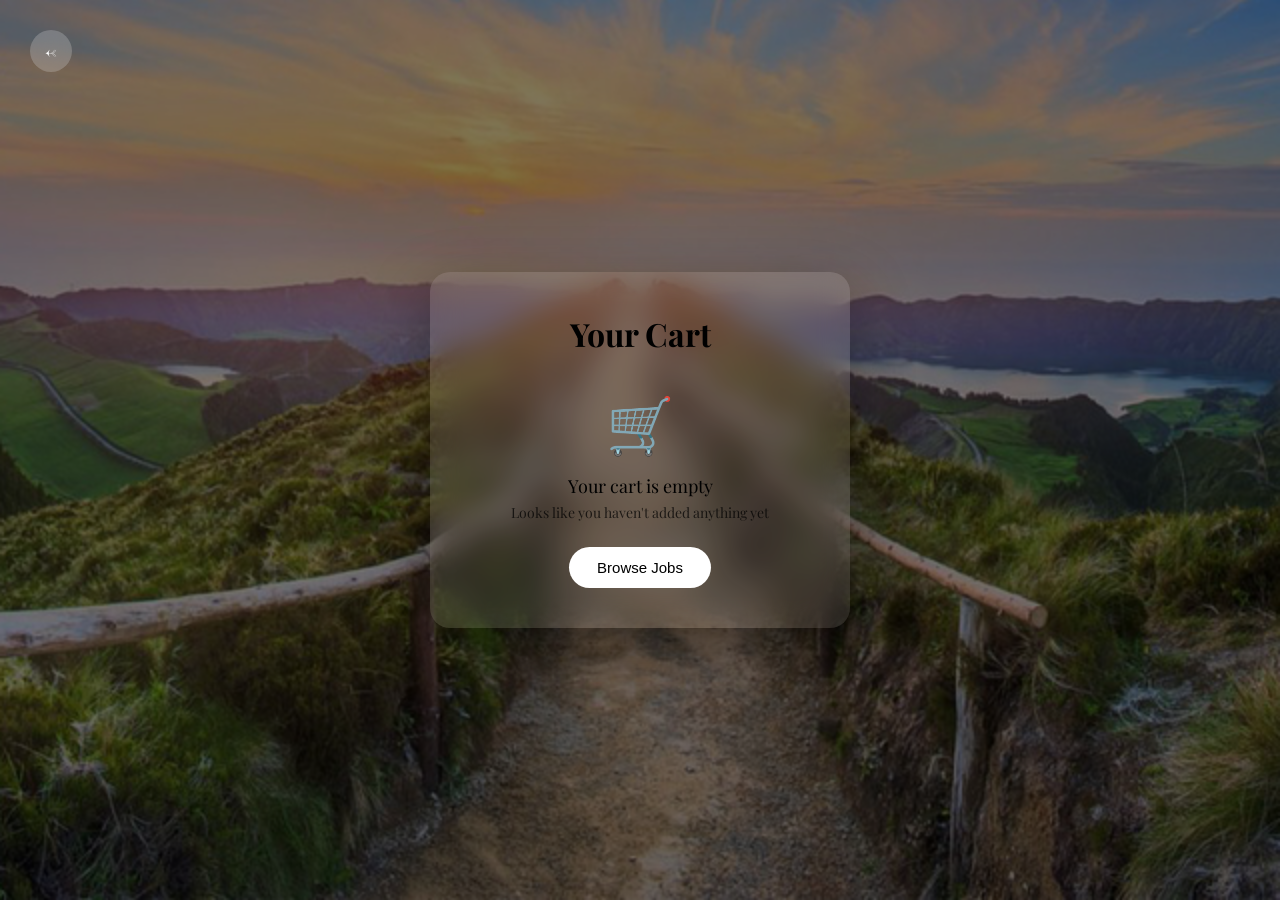
<file: BTN/urcart.html>
<!DOCTYPE html>
<html lang="vi">
<head>
  <meta charset="UTF-8">

  <!-- FONT -->
  <link href="https://fonts.googleapis.com/css2?family=Playfair+Display:wght@600&family=Inter:wght@300;400&display=swap" rel="stylesheet">

  <link rel="stylesheet" href="urcart.css">
</head>

<body>


<a href="hiring.html" class="back-circle">←</a>


<div class="wrapper">

  <div class="cart-box">

    <h2>Your Cart</h2>

    <div class="empty">
      <div class="icon">🛒</div>

      <p>Your cart is empty</p>
      <span>Looks like you haven't added anything yet</span>

      <button onclick="location.href='hiring.html'">Browse Jobs</button>
    </div>

  </div>

</div>

</body>
</html>
</file>
<file: another-question/style.css>
*, *::before, *::after { box-sizing: border-box; margin: 0; padding: 0; }

:root {
  --navy: #1a2233;
  --white: #ffffff;
  --card-bg: rgba(210,220,230,0.62);
}

html { scroll-behavior: smooth; }
body { font-family: 'Jost', sans-serif; background: #0f1520; color: var(--white); }

/* MAIN */
.main-section {
  position: relative;
  width: 100%; min-height: 100vh;
  display: flex; flex-direction: column; overflow: hidden;
}

.main-bg {
  position: absolute; inset: 0;
  width: 100%; height: 100%;
  object-fit: cover; object-position: center 30%; display: block;
}

.main-overlay {
  position: absolute; inset: 0;
  background: linear-gradient(
    to bottom,
    rgba(10,14,22,0.55) 0%,
    rgba(10,14,22,0.65) 60%,
    rgba(10,14,22,0.85) 100%
  );
}

.link {
  position: absolute;
  top: 28px; left: 32px;
  z-index: 20;
}

.link a {
  width: 38px; height: 38px;
  border-radius: 50%;
  background: rgba(20, 24, 34, 0.75);
  display: flex; align-items: center; justify-content: center;
  color: var(--white);
  font-size: 17px;
  font-family: 'Jost', sans-serif;
  text-decoration: none;
  transition: background 0.2s;
}

.link a:hover { background: rgba(20, 24, 34, 0.98); }
.main-inner {
  position: relative; z-index: 10;
  display: grid; grid-template-columns: 1fr 1.05fr;
  gap: 40px; align-items: start;
  padding: 100px 48px 72px; min-height: 100vh;
}

/* LEFT */
.main-left { display: flex; flex-direction: column; gap: 28px; padding-top: 20px; }

.main-title {
  font-family: 'Cormorant Garamond', serif;
  font-size: clamp(32px, 4.5vw, 60px);
  font-weight: 400; line-height: 1.12; color: var(--white);
}

.main-sub {
  font-size: 12.5px; font-weight: 300; line-height: 1.75;
  color: rgba(255,255,255,0.72); max-width: 360px;
}

.info-grid {
  display: grid; grid-template-columns: 1fr 1fr;
  gap: 28px 32px; margin-top: 32px;
}

.info-label { font-size: 13px; font-weight: 600; color: var(--white); margin-bottom: 8px; }

.info-text { font-size: 11.5px; font-weight: 300; line-height: 1.7; color: rgba(255,255,255,0.72); }

.info-list {
  list-style: disc; padding-left: 16px;
  font-size: 11.5px; font-weight: 300; line-height: 1.75;
  color: rgba(255,255,255,0.72); margin-top: 4px;
}

/* FORM CARD */
.form-card {
  background: var(--card-bg);
  backdrop-filter: blur(18px); -webkit-backdrop-filter: blur(18px);
  border: 1px solid rgba(255,255,255,0.28);
  border-radius: 14px; padding: 32px 30px 30px; color: #1a1c24;
}

.form-title { font-size: 17px; font-weight: 500; color: #1a1c24; margin-bottom: 4px; }
.form-sub { font-size: 12px; font-weight: 300; font-style: italic; color: rgba(30,28,30,0.7); margin-bottom: 22px; }

.contact-form { display: flex; flex-direction: column; gap: 12px; }

.form-row { display: grid; grid-template-columns: 1fr 1fr; gap: 12px; }

.form-input {
  width: 100%; padding: 11px 16px;
  border-radius: 999px; border: 1px solid rgba(200,200,210,0.6);
  background: rgba(255,255,255,0.75);
  font-family: 'Jost', sans-serif; font-size: 12.5px; font-weight: 300;
  color: #1a1c24; outline: none; transition: border-color 0.2s, background 0.2s;
}
.form-input::placeholder { color: rgba(50,50,60,0.5); }
.form-input:focus { border-color: rgba(80,100,140,0.6); background: rgba(255,255,255,0.92); }
.form-input.full { width: 100%; }

.inquiry-wrap { margin: 4px 0; }
.inquiry-label { font-size: 12px; font-weight: 400; color: rgba(30,28,30,0.7); text-align: center; margin-bottom: 10px; }
.inquiry-options { display: flex; gap: 10px; justify-content: center; flex-wrap: wrap; }
.inquiry-opt { cursor: pointer; }
.inquiry-opt input[type="radio"] { display: none; }
.inquiry-opt span {
  display: inline-block; padding: 7px 20px; border-radius: 999px;
  border: 1px solid rgba(160,160,180,0.55); background: rgba(255,255,255,0.6);
  font-size: 12px; font-weight: 400; color: #2a2c3a; transition: background 0.2s, border-color 0.2s;
}
.inquiry-opt input[type="radio"]:checked + span { background: rgba(255,255,255,0.95); border-color: rgba(80,100,140,0.7); font-weight: 500; }
.inquiry-opt:hover span { background: rgba(255,255,255,0.85); }

.form-textarea {
  width: 100%; height: 100px; padding: 14px 16px;
  border-radius: 12px; border: 1px solid rgba(200,200,210,0.6);
  background: rgba(255,255,255,0.75);
  font-family: 'Jost', sans-serif; font-size: 12.5px; font-weight: 300;
  color: #1a1c24; resize: none; outline: none; transition: border-color 0.2s, background 0.2s;
}
.form-textarea::placeholder { color: rgba(50,50,60,0.5); }
.form-textarea:focus { border-color: rgba(80,100,140,0.6); background: rgba(255,255,255,0.92); }

.btn-submit {
  align-self: center; padding: 13px 52px; border-radius: 999px;
  background: #1a1c28; border: none; color: var(--white);
  font-family: 'Jost', sans-serif; font-size: 13px; font-weight: 400;
  letter-spacing: 0.08em; cursor: pointer; transition: background 0.2s, transform 0.2s; margin-top: 4px;
}
.btn-submit:hover { background: #2a2c3e; transform: scale(1.04); }

/* FOOTER */
.footer { background: #1a2235; padding: 52px 0 48px; }
.footer-inner {
  max-width: 1100px; margin: 0 auto; padding: 0 48px;
  display: grid; grid-template-columns: repeat(5, 1fr); gap: 24px;
}
.footer-heading { font-size: 13px; font-weight: 600; color: var(--white); margin-bottom: 16px; }
.footer-col ul { list-style: none; display: flex; flex-direction: column; gap: 8px; }
.footer-col ul li a { font-size: 11.5px; font-weight: 300; color: rgba(255,255,255,0.62); text-decoration: none; line-height: 1.5; transition: color 0.2s; }
.footer-col ul li a:hover { color: rgba(255,255,255,0.92); }

@media (max-width: 1200px) {
  .main-inner { grid-template-columns: 1fr; padding: 80px 24px 56px; gap: 48px; }
  .footer-inner { grid-template-columns: repeat(2, 1fr); gap: 32px; }
  .info-grid { grid-template-columns: 1fr; }
}
@media (max-width: 860px) {
  .form-row { grid-template-columns: 1fr; }
  .footer-inner { grid-template-columns: 1fr; }
}
</file>
<file: blogger1/style.css>
*, *::before, *::after { box-sizing: border-box; margin: 0; padding: 0; }

:root {
  --bg-right: #c9c0b1;
  --text-body: #1e1c18;
  --line: rgba(90, 72, 55, 0.32);
  --white: #ffffff;
}

html, body {
  height: 100%;
  overflow: hidden;
  font-family: 'EB Garamond', serif;
  background: #111;
}

.post-layout {
  display: flex;
  width: 100vw;
  height: 100vh;
  overflow: hidden;
}

/* LEFT */
.post-left {
  position: relative;
  width: 51%;
  height: 100vh;
  flex-shrink: 0;
  overflow: hidden;
  background: #2a2820;
}

.post-left-img {
  width: 100%; height: 100%;
  object-fit: cover;
  display: block;
  opacity: 0.82;
}

.post-left-gradient {
  position: absolute;
  inset: 0;
  background: linear-gradient(
    to top,
    rgba(8,7,5,0.85) 0%,
    rgba(8,7,5,0.25) 42%,
    rgba(8,7,5,0.05) 70%,
    transparent 100%
  );
}

.post-header {
  position: absolute;
  top: 0; left: 0; right: 0;
  z-index: 10;
  padding: 20px 28px 0;
}

.post-header-row {
  display: flex;
  align-items: baseline;
  gap: 0;
}

.post-logo {
  font-family: 'Playfair Display', serif;
  font-size: 13px; font-weight: 500;
  letter-spacing: 0.18em;
  text-transform: uppercase;
  color: var(--white);
  margin-right: 52px;
}

.post-header-row a {
  color: rgba(255, 255, 255, 0.72);
  text-decoration: none;
  font-family: 'Playfair Display', sans-serif;
  font-size: 10px; font-weight: 400;
  letter-spacing: 0.16em;
  text-transform: uppercase;
  transition: color 0.2s;
}
.post-header-row a:hover { color: #fff; }

.post-header-line {
  height: 1px;
  background: rgba(255, 255, 255, 0.32);
  margin-top: 9px;
}

.btn-back {
  position: absolute;
  top: 58px; left: 28px;
  z-index: 20;
  width: 36px; height: 36px;
  border-radius: 50%;
  background: rgba(22, 20, 16, 0.72);
  border: none; cursor: pointer;
  display: flex; align-items: center; justify-content: center;
  color: var(--white);
  font-size: 17px;
  font-family: 'Jost', sans-serif;
  text-decoration: none;
  transition: background 0.2s;
}
.btn-back:hover { background: rgba(22, 20, 16, 0.95); }

.btn-next {
  position: absolute;
  bottom: 36px; right: 36px;
  z-index: 20;
  width: 40px; height: 40px;
  border-radius: 50%;
  background: rgba(255, 255, 255, 0.88);
  border: none; cursor: pointer;
  display: flex; align-items: center; justify-content: center;
  color: var(--text-body);
  font-size: 18px;
  font-family: 'Jost', sans-serif;
  text-decoration: none;
  transition: background 0.2s, transform 0.2s;
}
.btn-next:hover { background: var(--white); transform: scale(1.08); }

.post-caption {
  position: absolute;
  bottom: 36px; left: 28px; right: 88px;
  z-index: 10;
  color: var(--white);
}

.caption-date {
  font-family: 'Jost', sans-serif;
  font-size: 11px; font-weight: 300;
  margin-bottom: 9px; opacity: 0.88;
}

.caption-title {
  font-family: 'Cormorant Garamond', serif;
  font-size: clamp(22px, 2.9vw, 40px);
  font-weight: 400; line-height: 1.14;
  margin-bottom: 14px;
}

.caption-sub {
  font-family: 'Jost', sans-serif;
  font-size: 11.5px; font-weight: 300;
  line-height: 1.62; opacity: 0.72;
  max-width: 320px;
}

/*RIGHT*/
.post-right {
  flex: 1; height: 100vh;
  background: var(--bg-right);
  display: flex; flex-direction: column;
  overflow: hidden;
}

.right-line-top {
  height: 1px; background: var(--line);
  margin: 20px 38px 0; flex-shrink: 0;
}

.right-line-bottom {
  height: 1px; background: var(--line);
  margin: 0 38px 20px; flex-shrink: 0;
}

.right-scroll {
  flex: 1; overflow-y: auto;
  padding: 26px 44px;
  scrollbar-width: thin;
  scrollbar-color: rgba(90, 72, 55, 0.3) transparent;
}
.right-scroll::-webkit-scrollbar { width: 4px; }
.right-scroll::-webkit-scrollbar-thumb {
  background: rgba(90, 72, 55, 0.3);
  border-radius: 2px;
}

.para {
  font-size: 13.5px; line-height: 1.78;
  color: var(--text-body); margin-bottom: 18px;
}

.inline-img {
  width: 52%; aspect-ratio: 4/3;
  object-fit: cover; display: block;
  margin: 22px 0 24px;
}

/* ── Fade-in ── */
.fade-in-element {
  opacity: 0;
  transform: translateY(20px);
  transition: opacity 0.6s ease, transform 0.6s ease;
}
.fade-in-element.active {
  opacity: 1;
  transform: translateY(0);
}


@media (max-width: 768px) {

  html, body { overflow: auto; height: auto; }

  .post-layout {
    flex-direction: column;
    height: auto;
    min-height: 100vh;
  }

  .post-left {
    width: 100%;
    height: 100vw;
    max-height: 480px;
    flex-shrink: 0;
  }

  .post-header { padding: 14px 16px 0; }

  .post-logo { font-size: 12px; margin-right: 24px; }

  .post-header-row a { font-size: 9px; }

  .btn-back {
    top: 48px; left: 16px;
    width: 32px; height: 32px;
    font-size: 14px;
  }

  .btn-next {
    bottom: 20px; right: 20px;
    width: 36px; height: 36px;
  }

  .post-caption {
    bottom: 20px; left: 16px; right: 64px;
  }

  .caption-title {
    font-size: clamp(20px, 5.5vw, 30px);
    margin-bottom: 8px;
  }

  .caption-sub { font-size: 10.5px; max-width: 100%; }

  .post-right {
    width: 100%;
    height: auto;
    overflow: visible;
  }

  .right-scroll {
    overflow: visible;
    padding: 20px;
  }

  .right-line-top { margin: 16px 20px 0; }
  .right-line-bottom { margin: 0 20px 16px; }

  .para { font-size: 14px; line-height: 1.8; }

  .inline-img {
    width: 100%;
    aspect-ratio: 16/9;
  }
}

@media (max-width: 480px) {
  .post-left { height: 85vw; }
  .caption-title { font-size: clamp(18px, 5vw, 26px); }
  .para { font-size: 13.5px; }
}
</file>
<file: blogger2/style.css>
*, *::before, *::after { box-sizing: border-box; margin: 0; padding: 0; }

:root {
  --bg-right: #c9c0b1;
  --text-body: #1e1c18;
  --line: rgba(90, 72, 55, 0.32);
  --white: #ffffff;
}

html, body {
  height: 100%;
  overflow: hidden;
  font-family: 'EB Garamond', serif;
  background: #111;
}

.post-layout {
  display: flex;
  width: 100vw;
  height: 100vh;
  overflow: hidden;
}

/*  LEFT */
.post-left {
  position: relative;
  width: 51%;
  height: 100vh;
  flex-shrink: 0;
  overflow: hidden;
  background: #2a2820;
}

.post-left-img {
  width: 100%; height: 100%;
  object-fit: cover;
  display: block;
  opacity: 0.82;
}

.post-left-gradient {
  position: absolute;
  inset: 0;
  background: linear-gradient(
    to top,
    rgba(8,7,5,0.85) 0%,
    rgba(8,7,5,0.25) 42%,
    rgba(8,7,5,0.05) 70%,
    transparent 100%
  );
}

.post-header {
  position: absolute;
  top: 0; left: 0; right: 0;
  z-index: 10;
  padding: 20px 28px 0;
}

.post-header-row {
  display: flex;
  align-items: baseline;
}

.post-logo {
  font-family: 'Playfair Display', serif;
  font-size: 13px; font-weight: 500;
  letter-spacing: 0.18em;
  text-transform: uppercase;
  color: var(--white);
  margin-right: 52px;
}

.post-header-row a {
  color: rgba(255, 255, 255, 0.72);
  text-decoration: none;
  font-family: 'Jost', sans-serif;
  font-size: 10px; font-weight: 400;
  letter-spacing: 0.16em;
  text-transform: uppercase;
  transition: color 0.2s;
}
.post-header-row a:hover { color: #fff; }

.post-header-line {
  height: 1px;
  background: rgba(255, 255, 255, 0.32);
  margin-top: 9px;
}

.btn-back {
  position: absolute;
  top: 58px; left: 28px;
  z-index: 20;
  width: 36px; height: 36px;
  border-radius: 50%;
  background: rgba(22, 20, 16, 0.72);
  border: none; cursor: pointer;
  display: flex; align-items: center; justify-content: center;
  color: var(--white);
  font-size: 17px;
  font-family: 'Jost', sans-serif;
  text-decoration: none;
  transition: background 0.2s;
}
.btn-back:hover { background: rgba(22, 20, 16, 0.95); }

.post-caption {
  position: absolute;
  bottom: 36px; left: 28px; right: 28px;
  z-index: 10;
  color: var(--white);
}

.caption-date {
  font-family: 'Jost', sans-serif;
  font-size: 11px; font-weight: 300;
  margin-bottom: 9px; opacity: 0.88;
}

.caption-title {
  font-family: 'Cormorant Garamond', serif;
  font-size: clamp(22px, 2.9vw, 40px);
  font-weight: 400; line-height: 1.14;
  margin-bottom: 14px;
}

.caption-sub {
  font-family: 'Jost', sans-serif;
  font-size: 11.5px; font-weight: 300;
  line-height: 1.62; opacity: 0.72;
  max-width: 320px;
}

/* ── RIGHT ── */
.post-right {
  flex: 1; height: 100vh;
  background: var(--bg-right);
  display: flex; flex-direction: column;
  overflow: hidden;
}

.right-line-top {
  height: 1px; background: var(--line);
  margin: 20px 38px 0; flex-shrink: 0;
}

.right-line-bottom {
  height: 1px; background: var(--line);
  margin: 0 38px 20px; flex-shrink: 0;
}

.right-scroll {
  flex: 1; overflow-y: auto;
  padding: 26px 44px;
  scrollbar-width: thin;
  scrollbar-color: rgba(90,72,55,0.3) transparent;
}
.right-scroll::-webkit-scrollbar { width: 4px; }
.right-scroll::-webkit-scrollbar-thumb {
  background: rgba(90,72,55,0.3);
  border-radius: 2px;
}


.top-row {
  display: block;
  margin-bottom: 18px;
  overflow: hidden;
}

.top-img {
  width: 234px; height: 375px;
  object-fit: cover;
  float: left;
  margin-right: 20px;
  margin-bottom: 10px;
}

.top-text {
  font-size: 13px; line-height: 1.74;
  color: var(--text-body);
  display: inline;
}

.divider {
  height: 1px; background: var(--line);
  margin: 18px 0;
}

.para {
  font-size: 13.5px; line-height: 1.78;
  color: var(--text-body); margin-bottom: 16px;
}

.bottom-img-wrap {
  margin-top: 18px; text-align: center;
}

.bottom-img {
  width: 460px; height: 192px;
  object-fit: cover; display: inline-block;
}


@media (max-width: 768px) {

  html, body { overflow: auto; height: auto; }

  .post-layout {
    flex-direction: column;
    height: auto;
    min-height: 100vh;
  }

  .post-left {
    width: 100%;
    height: 100vw;
    max-height: 480px;
    flex-shrink: 0;
  }

  .post-header { padding: 14px 16px 0; }

  .post-logo { font-size: 12px; margin-right: 24px; }

  .post-header-row a { font-size: 9px; font-family: "Playfair Display", sans-serif; }

  .btn-back {
    top: 48px; left: 16px;
    width: 32px; height: 32px;
    font-size: 14px;
  }

  .post-caption {
    bottom: 20px; left: 16px; right: 20px;
  }

  .caption-title {
    font-size: clamp(20px, 5.5vw, 30px);
    margin-bottom: 8px;
  }

  .caption-sub { font-size: 10.5px; max-width: 100%; }

  .post-right {
    width: 100%;
    height: auto;
    overflow: visible;
  }

  .right-scroll {
    overflow: visible;
    padding: 20px;
  }

  .right-line-top { margin: 16px 20px 0; }
  .right-line-bottom { margin: 0 20px 16px; }

  .para { font-size: 14px; line-height: 1.8; }


  .top-img {
    width: 100%;
    height: 220px;
    float: none;
    margin-right: 0;
    margin-bottom: 16px;
  }

  .top-text {
    display: block;
    font-size: 13.5px;
  }


  .bottom-img {
    width: 100%;
    height: auto;
    aspect-ratio: 16/9;
  }
}

@media (max-width: 480px) {
  .post-left { height: 85vw; }
  .caption-title { font-size: clamp(18px, 5vw, 26px); }
  .para { font-size: 13.5px; }
}
</file>
<file: login/style.css>
*, *::before, *::after { box-sizing: border-box; margin: 0; padding: 0; }

html, body { height: 100%; font-family: 'Cormorant Garamond', serif; overflow: hidden; }

.bg-img {
  position: fixed; inset: 0;
  width: 100%; height: 100%;
  object-fit: cover; object-position: center;
  display: block; z-index: 0;
}

.bg-overlay {
  position: fixed; inset: 0;
  background: rgba(20,28,10,0.28);
  z-index: 1;
}

.logo {
  position: fixed; top: 28px; right: 36px; z-index: 20;
  font-family: 'Playfair Display', serif;
  font-size: 15px; font-weight: 500;
  letter-spacing: 0.2em; text-transform: uppercase;
  color: #fff; text-shadow: 0 1px 6px rgba(0,0,0,0.4);
}

.card {
  position: fixed; top: 50%; left: 50%;
  transform: translate(-50%, -50%);
  z-index: 10;
  background: rgba(40,52,20,0.38);
  backdrop-filter: blur(14px); -webkit-backdrop-filter: blur(14px);
  border: 1px solid rgba(255,255,255,0.15);
  border-radius: 18px;
  width: min(480px, 88vw);
  padding: 52px 48px 44px;
  display: flex; flex-direction: column; gap: 28px;
}

.card-title {
  font-family: 'Cormorant Garamond', serif;
  font-size: clamp(36px, 5vw, 56px);
  font-weight: 300; color: #fff; line-height: 1.1;
}

.auth-form { display: flex; flex-direction: column; gap: 16px; }

.field-group { display: flex; flex-direction: column; gap: 6px; }

.field-label {
  font-family: 'Jost', sans-serif;
  font-size: 12px; font-weight: 300;
  color: rgba(255,255,255,0.75); letter-spacing: 0.04em;
}

.field-input {
  width: 100%; padding: 13px 18px;
  border-radius: 999px; border: none; outline: none;
  background: rgba(45,58,18,0.72);
  color: rgba(255,255,255,0.85);
  font-family: 'Jost', sans-serif; font-size: 13px; font-weight: 300;
  transition: background 0.2s;
}
.field-input::placeholder { color: rgba(200,210,160,0.55); }
.field-input:focus { background: rgba(45,58,18,0.9); }

.btn-auth {
  align-self: center; margin-top: 8px;
  padding: 13px 56px; border-radius: 999px; border: none; cursor: pointer;
  background: rgba(48,62,20,0.9); color: #fff;
  font-family: 'Cormorant Garamond', serif;
  font-size: 20px; font-weight: 400; letter-spacing: 0.06em;
  transition: background 0.2s, transform 0.2s;
}
.btn-auth:hover { background: rgba(55,72,22,1); transform: scale(1.04); }

.switch-text {
  text-align: center;
  font-family: 'Jost', sans-serif;
  font-size: 12.5px; font-weight: 300;
  color: rgba(255,255,255,0.72);
}

.switch-link {
  color: #fff; font-weight: 500;
  text-decoration: underline; text-underline-offset: 3px;
}
.switch-link:hover { opacity: 0.8; }

.tagline {
  position: fixed; bottom: 28px; right: 36px; z-index: 10;
  font-family: 'Cormorant Garamond', serif;
  font-size: 16px; font-weight: 400; font-style: italic;
  color: rgba(255,255,255,0.82);
  text-shadow: 0 1px 6px rgba(0,0,0,0.35);
}
</file>
<file: signin/style.css>
*, *::before, *::after { box-sizing: border-box; margin: 0; padding: 0; }

html, body { height: 100%; font-family: 'Cormorant Garamond', serif; overflow: hidden; }

.bg-img {
  position: fixed; inset: 0;
  width: 100%; height: 100%;
  object-fit: cover; object-position: center;
  display: block; z-index: 0;
}

.bg-overlay {
  position: fixed; inset: 0;
  background: rgba(20,28,10,0.28);
  z-index: 1;
}

.logo {
  position: fixed; top: 28px; right: 36px; z-index: 20;
  font-family: 'Playfair Display', serif;
  font-size: 15px; font-weight: 500;
  letter-spacing: 0.2em; text-transform: uppercase;
  color: #fff; text-shadow: 0 1px 6px rgba(0,0,0,0.4);
}

.card {
  position: fixed; top: 50%; left: 50%;
  transform: translate(-50%, -50%);
  z-index: 10;
  background: rgba(40,52,20,0.38);
  backdrop-filter: blur(14px); -webkit-backdrop-filter: blur(14px);
  border: 1px solid rgba(255,255,255,0.15);
  border-radius: 18px;
  width: min(560px, 88vw);
  padding: 52px 56px 48px;
  display: flex; flex-direction: column; gap: 32px;
}

.card-title {
  font-family: 'Cormorant Garamond', serif;
  font-size: clamp(32px, 5vw, 52px);
  font-weight: 300; color: #fff; line-height: 1.1;
}

.auth-form { display: flex; flex-direction: column; gap: 20px; }

.field-group { display: flex; flex-direction: column; gap: 7px; }

.field-label {
  font-family: 'Jost', sans-serif;
  font-size: 12px; font-weight: 300;
  color: rgba(255,255,255,0.75); letter-spacing: 0.04em;
}

.field-input {
  width: 100%; padding: 14px 20px;
  border-radius: 999px; border: none; outline: none;
  background: rgba(45,58,18,0.72);
  color: rgba(255,255,255,0.85);
  font-family: 'Jost', sans-serif; font-size: 13px; font-weight: 300;
  transition: background 0.2s;
}
.field-input::placeholder { color: rgba(200,210,160,0.55); }
.field-input:focus { background: rgba(45,58,18,0.9); }

.btn-auth {
  align-self: center; margin-top: 8px;
  padding: 14px 60px; border-radius: 999px; border: none; cursor: pointer;
  background: rgba(48,62,20,0.9); color: #fff;
  font-family: 'Cormorant Garamond', serif;
  font-size: 22px; font-weight: 400; letter-spacing: 0.06em;
  transition: background 0.2s, transform 0.2s;
}
.btn-auth:hover { background: rgba(55,72,22,1); transform: scale(1.04); }

.switch-text {
  text-align: center;
  font-family: 'Jost', sans-serif;
  font-size: 12.5px; font-weight: 300;
  color: rgba(255,255,255,0.72);
}

.switch-link {
  color: #fff; font-weight: 600;
  text-decoration: underline; text-underline-offset: 3px;
}
.switch-link:hover { opacity: 0.8; }
</file>
<file: style.css>
:root {
  --text-dark: #111111;
  --text-light: #f7f3ea;
  --muted-light: rgba(255, 255, 255, 0.82);
  --cream: #f4f0dd;
  --surface: #f2f3f5;
  --footer: #1f344c;
  --container: min(1320px, calc(100% - 64px));
  --shadow-soft: 0 12px 32px rgba(0, 0, 0, 0.16);
  --shadow-card: 0 18px 30px rgba(0, 0, 0, 0.18);
}

* {
  box-sizing: border-box;
}

html {
  scroll-behavior: smooth;
}

body {
  margin: 0;
  font-family: "Inter", sans-serif;
  color: var(--text-dark);
  background: #ffffff;
  overflow-x: hidden;
}

img {
  display: block;
  width: 100%;
  height: auto;
}

a {
  color: inherit;
  text-decoration: none;
}

.page-shell {
  width: 100%;
  margin: 0;
  border-radius: 0;
  overflow: visible;
  background: #ffffff;
}

.container {
  width: var(--container);
  margin: 0 auto;
}

.display, .hero-title, .section-title, .luxury-copy h2, .why-top, .btn-pill, .brand, .nav-links, .search-value,
.search-top, .experience-meta, .experience-name, .experience-price, .service-card span, .category-row a, .mini-card span {
  font-family: "Playfair Display", serif;
}

.btn-pill {
  display: inline-flex;
  align-items: center;
  justify-content: center;
  min-width: 210px;
  padding: 18px 34px;
  border-radius: 999px;
  border: 1.4px solid rgba(0, 0, 0, 0.16);
  background: rgba(248, 245, 238, 0.96);
  box-shadow: inset 0 1px 0 rgba(255, 255, 255, 0.7), 0 8px 18px rgba(0, 0, 0, 0.14);
  color: var(--text-dark);
  font-size: 1.05rem;
  font-weight: 700;
  letter-spacing: -0.02em;
  transition: transform 0.32s ease, box-shadow 0.32s ease;
  cursor: pointer;
}

.btn-pill:hover {
  transform: translateY(-3px);
  box-shadow: inset 0 1px 0 rgba(255, 255, 255, 0.7), 0 16px 26px rgba(0, 0, 0, 0.16);
}

.hero {
  position: relative;
  min-height: 980px;
  color: var(--text-light);
  isolation: isolate;
  z-index: 2;
  background:
    linear-gradient(90deg, rgba(0, 0, 0, 0.18) 0%, rgba(0, 0, 0, 0.42) 48%, rgba(0, 0, 0, 0.8) 100%),
    linear-gradient(180deg, rgba(0, 0, 0, 0.08) 0%, rgba(0, 0, 0, 0.08) 54%, rgba(0, 0, 0, 0.42) 100%),
    url("./pic/home1.png") center center / cover no-repeat;
}

.hero::after {
  content: "";
  position: absolute;
  inset: 0;
  background: radial-gradient(circle at 20% 75%, rgba(76, 111, 58, 0.34), transparent 32%);
  z-index: -1;
  pointer-events: none;
}

.hero .container {
  width: min(1520px, calc(100% - 72px));
}

.nav {
  display: flex;
  align-items: center;
  justify-content: space-between;
  gap: 20px;
  padding-top: 26px;
  position: relative;
  z-index: 30;
}

.menu-toggle {
  display: none;
  border: 0;
  background: transparent;
  padding: 0;
  cursor: pointer;
  z-index: 35;
}

.menu-toggle span {
  display: block;
  width: 26px;
  height: 2px;
  margin: 6px 0;
  background: #ffffff;
  transition: transform 0.3s ease, opacity 0.3s ease;
}

.nav-links {
  display: flex;
  align-items: center;
  gap: 48px;
  font-size: 1.08rem;
  font-weight: 700;
  text-transform: uppercase;
  letter-spacing: -0.01em;
}

.nav-links a {
  position: relative;
  color: rgba(255, 255, 255, 0.94);
}

.nav-links a::after {
  content: "";
  position: absolute;
  left: 0;
  bottom: -8px;
  width: 0;
  height: 2px;
  background: rgba(255, 255, 255, 0.9);
  transition: width 0.28s ease;
}

.nav-links a:hover::after,
.nav-links a.active::after {
  width: 100%;
}

.brand {
  font-size: 2.3rem;
  font-weight: 800;
  text-transform: uppercase;
  letter-spacing: -0.03em;
  color: #ffffff;
}

.hero-grid {
  display: grid;
  grid-template-columns: 0.7fr 1.3fr;
  align-items: center;
  gap: 20px;
  min-height: 790px;
  padding-bottom: 210px;
}

.nav {
  align-self: end;
  padding-bottom: 54px;
}

.hero-cta-wrap {
  padding-left: 0;
}

.hero .btn-pill {
  min-width: 320px;
  padding: 34px 64px;
  border-radius: 999px;
  font-size: 2.2rem;
  font-weight: 800;
  letter-spacing: 0.02em;
  color: #ffffff;
  background: rgba(109, 135, 96, 0.12);
  border: 1.2px solid rgba(255, 255, 255, 0.25);
  box-shadow:
    inset 0 1px 0 rgba(255, 255, 255, 0.15),
    0 14px 26px rgba(0, 0, 0, 1);
  text-shadow:
    0 3px 0 rgba(0, 0, 0, 0.5),
    0 8px 14px rgba(0, 0, 0, 0.45);
  backdrop-filter: blur(3px);
}

.hero-right {
  max-width: none;
  margin-left: auto;
  padding-top: 90px;
  display: flex;
  flex-direction: column;
  align-items: flex-end;
}

.hero-title {
  margin: 0 0 34px;
  width: min(1120px, 100%);
  font-size: clamp(4.2rem, 6.9vw, 7.5rem);
  line-height: 0.94;
  text-transform: uppercase;
  text-align: right;
  letter-spacing: -0.055em;
  text-shadow: 0 10px 30px rgba(0, 0, 0, 0.22);
}

.hero-copy {
  width: min(760px, 100%);
  font-family: 'Crimson Text';
  margin: 0;
  text-align: right;
  font-size: 1rem;
  line-height: 1.9;
  color: var(--muted-light);
}

.hero-search {
  position: absolute;
  left: 50%;
  bottom: -72px;
  transform: translateX(-50%);
  width: min(1220px, calc(100% - 80px));
  z-index: 20;
}

.search-top {
  width: fit-content;
  margin: 0 auto -12px;
  padding: 18px 40px 22px;
  border-radius: 30px;
  background: #f8f6f1;
  color: #2a2a2a;
  font-size: 1.18rem;
  font-weight: 700;
  box-shadow: var(--shadow-soft);
  position: relative;
  z-index: 2;
}

.search-bar {
  display: grid;
  grid-template-columns: repeat(4, 1fr);
  gap: 14px;
  align-items: center;
  padding: 28px 28px;
  border-radius: 34px;
  background: #f8f6f1;
  box-shadow: var(--shadow-soft);
}

.search-item {
  padding: 4px 18px;
  border-right: 1px solid rgba(0, 0, 0, 0.08);
}

.search-item:last-child {
  border-right: 0;
}

.search-label {
  display: block;
  margin-bottom: 8px;
  color: rgba(0, 0, 0, 0.5);
  font-size: 0.82rem;
  font-weight: 700;
  text-transform: uppercase;
  letter-spacing: 0.04em;
}

.search-value {
  font-size: 1.14rem;
  font-weight: 700;
  color: #141414;
  letter-spacing: -0.01em;
}

.top-rated {
  position: relative;
  z-index: 1;
  padding: 110px 0 120px;
  background:
    linear-gradient(180deg, rgba(232, 178, 116, 0.95), rgba(235, 184, 122, 0.9) 46%, rgba(123, 76, 39, 0.08) 100%),
    url("./pic/top-rated-bg.jpg") center bottom / cover no-repeat;
  overflow: hidden;
}

.section-title {
  margin: 0;
  text-align: center;
  font-size: clamp(3rem, 4.1vw, 4.3rem);
  line-height: 0.94;
  letter-spacing: -0.05em;
}

.section-title::after {
  content: "";
  display: block;
  width: 380px;
  max-width: 34%;
  height: 1px;
  margin: 18px auto 0;
  background: rgba(0, 0, 0, 0.34);
}

.category-row {
  display: grid;
  grid-template-columns: repeat(7, minmax(90px, 1fr));
  align-items: center;
  text-align: center;
  gap: 14px;
  width: 100%;
  margin: 28px auto 36px;
}

.category-row a {
  font-size: 1.05rem;
  font-weight: 700;
  color: #111111;
  white-space: nowrap;
  transition: opacity 0.25s ease;
}

.category-row a:hover {
  opacity: 0.65;
}

.experience-grid {
  display: grid;
  grid-template-columns: repeat(4, minmax(0, 1fr));
  gap: 18px;
  align-items: start;
}

.experience-card {
  position: relative;
  border-radius: 16px;
  overflow: hidden;
  box-shadow:
    inset 0 1px 0 rgba(255, 255, 255, 0.15),
    0 14px 26px rgba(0, 0, 0, 1);
  backdrop-filter: blur(3px);
  transition: transform 0.35s ease;
  background: #ddd;
}

.experience-card:hover {
  transform: translateY(-6px);
}

.experience-card img {
  width: 100%;
  height: 100%;
  object-fit: cover;
  transition: transform 0.55s ease;
}

.experience-card:hover img {
  transform: scale(1.05);
}

.experience-card::after {
  content: "";
  position: absolute;
  inset: 0;
  background: linear-gradient(
    180deg,
    rgba(0, 0, 0, 0.02) 0%,
    rgba(0, 0, 0, 0.06) 38%,
    rgba(0, 0, 0, 0.56) 100%
  );
}

.experience-meta,
.experience-name,
.experience-price,
.diamond-stack {
  position: absolute;
  z-index: 2;
  color: #ffffff;
  font-family: "Playfair Display", serif;
}

.experience-meta {
  top: 240px;
  left: 22px;
  font-size: 0.9rem;
  font-weight: 700;
  line-height: 1;
}

.experience-name {
  left: 22px;
  bottom: 60px;
  max-width: 68%;
  font-size: clamp(2.35rem, 2.7vw, 3.3rem);
  font-weight: 700;
  line-height: 0.9;
  letter-spacing: -0.05em;
}

.experience-price {
  right: 18px;
  bottom: 18px;
  font-size: 0.88rem;
  font-weight: 700;
  line-height: 1;
}

.diamond-stack {
  right: 18px;
  bottom: 56px;
  display: grid;
  gap: 10px;
}

.diamond-stack span {
  width: 11px;
  height: 11px;
  display: block;
  transform: rotate(45deg);
  background: rgba(255, 255, 255, 0.97);
}

.luxury {
  position: relative;
  padding: 96px 0 0;
  background: var(--cream);
  overflow: visible;
}

.luxury-top {
  display: grid;
  grid-template-columns: 0.9fr 1.1fr;
  gap: 30px;
  align-items: start;
  min-height: 860px;
  padding-bottom: 120px;
}

.luxury-copy h2 {
  margin: 0;
  font-size: clamp(5rem, 7vw, 8rem);
  line-height: 0.9;
  letter-spacing: -0.065em;
}

.luxury-copy .btn-pill {
  margin-top: 44px;
  min-width: 170px;
  padding: 14px 34px;
  background: #f8f5e7;
}

.luxury-collage {
  position: relative;
  width: 720px;
  height: 760px;
  margin-left: auto;
  padding: 0;
  display: block;
}

.mini-card {
  position: absolute;
  overflow: hidden;
  border-radius: 12px;
  box-shadow: 0 12px 26px rgba(0, 0, 0, 0.18);
  transition: transform 0.35s ease;
}

.mini-card:hover {
  transform: translateY(-6px);
}

.mini-card img {
  position: absolute;
  inset: 0;
  width: 100%;
  height: 100%;
  object-fit: cover;
  transition: transform 0.55s ease;
}

.mini-card:hover img {
  transform: scale(1.06);
}

.mini-card::after {
  content: "";
  position: absolute;
  inset: 0;
  background: linear-gradient(
    180deg,
    rgba(0, 0, 0, 0.02) 0%,
    rgba(0, 0, 0, 0.08) 45%,
    rgba(0, 0, 0, 0.45) 100%
  );
}

.mini-card span {
  position: absolute;
  left: 16px;
  right: 14px;
  bottom: 14px;
  z-index: 2;
  color: #ffffff;
  font-size: 0.98rem;
  line-height: 0.95;
  text-shadow: 0 2px 8px rgba(0, 0, 0, 0.22);
}

.luxury-collage .mini-card:nth-child(1) {
  left: 0;
  top: 210px;
  width: 185px;
  height: 315px;
}

.luxury-collage .mini-card:nth-child(2) {
  left: 220px;
  top: 105px;
  width: 185px;
  height: 255px;
}

.luxury-collage .mini-card:nth-child(3) {
  left: 430px;
  top: 0;
  width: 170px;
  height: 285px;
}

.luxury-collage .mini-card:nth-child(4) {
  left: 220px;
  top: 385px;
  width: 185px;
  height: 250px;
}

.luxury-collage .mini-card:nth-child(5) {
  left: 430px;
  top: 300px;
  width: 170px;
  height: 290px;
}

.luxury-bottom {
  margin-top: -185px;
  position: relative;
  width: 100%;
  aspect-ratio: 1440 / 520;
  background: url("./pic/luxury-background.png") center bottom / 100% auto no-repeat;
}

.luxury-bottom::before {
  content: "";
  position: absolute;
  inset: 0;
  background: linear-gradient(180deg, rgba(244, 240, 221, 1) 0%, rgba(244, 240, 221, 0.12) 26%, rgba(0, 0, 0, 0.02) 100%);
}

.services {
  position: relative;
  background: transparent;
  padding: 0 0 180px;
  z-index: 2;
}

.services::before {
  content: "";
  position: absolute;
  inset: 0 0 120px 0;
  background: var(--surface);
  z-index: -1;
}

.services-cta,
.floating-cta {
  display: flex;
  justify-content: center;
  margin-top: -54px;
  margin-bottom: 34px;
  position: relative;
  z-index: 4;
}

.services-cta .btn-pill,
.floating-cta .btn-pill {
  min-width: 540px;
  padding: 30px 44px;
  background: #f3f0ed;
  font-size: clamp(2rem, 3vw, 3.2rem);
  text-transform: uppercase;
}

.services-grid {
  display: grid;
  grid-template-columns: repeat(2, minmax(0, 1fr));
  gap: 26px 32px;
}

.service-card {
  position: relative;
  overflow: hidden;
  border-radius: 10px;
  min-height: 210px;
  box-shadow: 0 12px 24px rgba(0, 0, 0, 0.13);
}

.service-card img {
  width: 100%;
  height: 100%;
  object-fit: cover;
  transition: transform 0.55s ease;
}

.service-card:hover img {
  transform: scale(1.08);
}

.service-card::after {
  content: "";
  position: absolute;
  inset: 0;
  background: linear-gradient(180deg, rgba(0, 0, 0, 0.08), rgba(0, 0, 0, 0.48));
}

.service-card span {
  position: absolute;
  inset: 0;
  z-index: 2;
  display: flex;
  align-items: center;
  justify-content: center;
  padding: 20px;
  color: #ffffff;
  text-align: center;
  font-size: clamp(1.9rem, 3vw, 3.1rem);
  font-weight: 700;
  line-height: 1;
  letter-spacing: -0.03em;
  text-transform: uppercase;
  text-shadow: 0 4px 14px rgba(0, 0, 0, 0.28);
}

.why {
  position: relative;
  background: #dff0f0;
  overflow: hidden;
  margin-top: -500px;
  z-index: 1;
}

.why-inner {
  position: relative;
  width: 100%;
}

.why-image {
  position: relative;
  width: 100%;
  z-index: 1;
}

.why-image img {
  display: block;
  width: 100%;
  height: auto;
}

.why-top {
  position: absolute;
  top: 450px;
  left: 50%;
  transform: translateX(-50%);
  z-index: 2;
  width: 100%;
  max-width: 780px;
  display: flex;
  align-items: flex-start;
  justify-content: center;
  gap: 42px;
  text-align: left;
}

.why-top h2 {
  margin: 0;
  font-size: clamp(4.8rem, 6vw, 6.9rem);
  line-height: 0.86;
  letter-spacing: -0.065em;
  color: #111111;
  flex: 0 0 auto;
}

.why-top p {
  margin: 12px 0 0;
  font-size: 1rem;
  line-height: 1.7;
  font-weight: 600;
  color: rgba(17, 17, 17, 0.92);
}

.site-footer {
  background: var(--footer);
  padding: 42px 0 160px;
}

.footer-container {
  width: min(1330px, calc(100% - 80px));
  margin: 0 auto;
  display: grid;
  grid-template-columns: repeat(5, 1fr);
  gap: 56px;
  align-items: start;
}

.footer-column h3 {
  margin: 0 0 18px;
  color: #ffffff;
  font-size: 24px;
  font-weight: 700;
  line-height: 1.2;
}

.footer-column a {
  display: block;
  margin-bottom: 10px;
  color: rgba(255, 255, 255, 0.82);
  font-size: 16px;
  line-height: 1.35;
  transition: color 0.25s ease;
}

@media (max-width: 1200px) {
  .nav-links {
    gap: 24px;
    font-size: 0.94rem;
  }

  .hero .container {
    width: min(100%, calc(100% - 40px));
  }

  .hero-grid {
    grid-template-columns: 1fr;
    align-items: center;
    min-height: auto;
    padding-bottom: 180px;
  }

  .hero-left {
    align-self: start;
    padding-bottom: 0;
    padding-top: 36px;
  }

  .hero-right {
    align-items: flex-start;
    padding-top: 20px;
  }

  .hero-title,
  .hero-copy {
    text-align: left;
    width: 100%;
  }

  .hero-copy {
    max-width: 760px;
  }

  .category-row {
    grid-template-columns: repeat(4, 1fr);
    row-gap: 18px;
  }

  .experience-grid {
    grid-template-columns: repeat(2, minmax(0, 1fr));
  }

  .luxury-top {
    grid-template-columns: 1fr;
  }

  .luxury-collage {
    width: 100%;
    height: auto;
    margin-left: 0;
    display: grid;
    grid-template-columns: repeat(2, 1fr);
    gap: 18px;
  }

  .luxury-collage .mini-card:nth-child(1),
  .luxury-collage .mini-card:nth-child(2),
  .luxury-collage .mini-card:nth-child(3),
  .luxury-collage .mini-card:nth-child(4),
  .luxury-collage .mini-card:nth-child(5) {
    position: relative;
    left: auto;
    top: auto;
    width: 100%;
    height: 260px;
  }

  .why-top {
    width: var(--container);
    max-width: none;
    gap: 24px;
    top: 24px;
  }

  .footer-container {
    grid-template-columns: repeat(2, 1fr);
  }
}

@media (max-width: 860px) {
  :root {
    --container: min(100%, calc(100% - 30px));
  }

  .hero {
    min-height: auto;
    padding-bottom: 40px;
  }

  .hero .container {
    width: min(100%, calc(100% - 24px));
  }

  .nav {
    display: grid;
    grid-template-columns: 40px 1fr;
    align-items: center;
    gap: 14px;
    padding-top: 16px;
  }

  .menu-toggle {
    display: block;
  }

  .brand {
    justify-self: center;
    font-size: 1.9rem;
  }

  .nav-links {
    position: absolute;
    top: 72px;
    left: 0;
    right: 0;
    display: flex;
    flex-direction: column;
    gap: 18px;
    padding: 24px 20px;
    background: rgba(15, 15, 15, 0.92);
    backdrop-filter: blur(10px);
    -webkit-backdrop-filter: blur(10px);
    border-radius: 18px;
    opacity: 0;
    visibility: hidden;
    transform: translateY(-12px);
    transition: opacity 0.3s ease, transform 0.3s ease, visibility 0.3s ease;
    z-index: 25;
  }

  .nav-links a {
    font-size: 1rem;
    text-align: center;
  }

  .nav-links.active {
    opacity: 1;
    visibility: visible;
    transform: translateY(0);
  }

  .menu-toggle.active span:nth-child(1) {
    transform: translateY(8px) rotate(45deg);
  }

  .menu-toggle.active span:nth-child(2) {
    opacity: 0;
  }

  .menu-toggle.active span:nth-child(3) {
    transform: translateY(-8px) rotate(-45deg);
  }

  .hero-grid {
    grid-template-columns: 1fr;
    min-height: auto;
    gap: 16px;
    padding: 80px 0 64px;
  }

  .hero-left {
    order: 2;
    align-self: center;
    justify-self: center;
    padding: 0;
  }

  .hero-right {
    order: 1;
    align-items: center;
    margin-left: 0;
    padding-top: 0;
  }

  .hero-title {
    width: 100%;
    font-size: 2.45rem;
    text-align: center;
    line-height: 0.96;
    margin-bottom: 18px;
  }

  .hero-copy {
    display: none;
  }

  .hero .btn-pill {
    min-width: 240px;
    padding: 20px 34px;
    font-size: 1.15rem;
  }

  .hero-search {
    position: relative;
    left: auto;
    bottom: auto;
    transform: none;
    width: var(--container);
    margin: 0 auto;
  }

  .search-top {
    font-size: 0.95rem;
    padding: 12px 22px 16px;
    margin-bottom: -8px;
  }

  .search-bar {
    grid-template-columns: repeat(2, 1fr);
    gap: 12px 10px;
    padding: 16px 14px;
    border-radius: 22px;
  }

  .search-item {
    padding: 0 8px;
    border-right: 0;
    border-bottom: 0;
    text-align: center;
  }

  .search-label {
    font-size: 0.72rem;
    margin-bottom: 6px;
  }

  .search-value {
    font-size: 0.86rem;
    line-height: 1.25;
  }

  .top-rated {
    padding: 42px 0 96px;
  }

  .section-title {
    font-size: 2.4rem;
  }

  .section-title::after {
    width: 180px;
    max-width: 60%;
  }

  .category-row {
    display: none;
  }

  .experience-grid {
    display: flex;
    gap: 12px;
    overflow-x: auto;
    scroll-snap-type: x mandatory;
    padding-bottom: 8px;
  }

  .experience-grid::-webkit-scrollbar {
    display: none;
  }

  .experience-card {
    flex: 0 0 145px;
    min-height: 190px;
    scroll-snap-align: start;
  }

  .experience-meta {
    top: 14px;
    left: 12px;
    font-size: 0.72rem;
  }

  .experience-name {
    left: 12px;
    bottom: 22px;
    max-width: 72%;
    font-size: 1.25rem;
    line-height: 0.92;
  }

  .experience-price {
    right: 10px;
    bottom: 10px;
    font-size: 0.56rem;
  }

  .diamond-stack {
    right: 10px;
    bottom: 32px;
    gap: 6px;
  }

  .diamond-stack span {
    width: 7px;
    height: 7px;
  }

  .luxury {
    padding-top: 46px;
  }

    .luxury-top {
    min-height: auto;
    gap: 18px;
    padding-bottom: 110px;
    position: relative;
    z-index: 2;
    }

  .luxury-copy {
    text-align: center;
  }

  .luxury-copy h2 {
    font-size: 3.05rem;
    line-height: 0.95;
  }

  .luxury-copy .btn-pill {
    margin-top: 16px;
    min-width: 120px;
    padding: 10px 24px;
    font-size: 0.95rem;
  }

.luxury-collage {
  width: 100%;
  height: auto;
  margin-left: 0;
  display: grid;
  grid-template-columns: repeat(2, minmax(0, 1fr));
  gap: 12px;
  position: relative;
  z-index: 2;
}

.luxury-collage .mini-card:nth-child(1),
.luxury-collage .mini-card:nth-child(2),
.luxury-collage .mini-card:nth-child(3),
.luxury-collage .mini-card:nth-child(4),
.luxury-collage .mini-card:nth-child(5) {
  position: relative;
  left: auto;
  top: auto;
  width: 100%;
}

/* Card lớn nằm trên cùng */
.luxury-collage .mini-card:nth-child(3) {
  grid-column: 1 / 3;
  grid-row: 1;
  height: 220px;
}

/* Hàng 2 */
.luxury-collage .mini-card:nth-child(2) {
  grid-column: 1;
  grid-row: 2;
  height: 120px;
}

.luxury-collage .mini-card:nth-child(1) {
  grid-column: 2;
  grid-row: 2;
  height: 120px;
}

/* Hàng 3 */
.luxury-collage .mini-card:nth-child(5) {
  grid-column: 1;
  grid-row: 3;
  height: 120px;
}

.luxury-collage .mini-card:nth-child(4) {
  grid-column: 2;
  grid-row: 3;
  height: 120px;
}

  .mini-card span {
    left: 10px;
    right: 10px;
    bottom: 8px;
    font-size: 0.74rem;
  }

  .luxury-bottom {
    margin-top: -30px;
    aspect-ratio: 1440 / 760;
    background-size: cover;
    position: relative;
    z-index: 1;
    }

  .services {
    padding: 0 0 40px;
  }

  .services::before {
    inset: 0 0 80px 0;
  }

  .services-cta,
  .floating-cta {
    margin-top: -28px;
    margin-bottom: 18px;
  }

  .services-cta .btn-pill,
  .floating-cta .btn-pill {
    min-width: 180px;
    padding: 12px 22px;
    font-size: 0.95rem;
  }

  .services-grid {
    grid-template-columns: repeat(2, 1fr);
    gap: 10px 12px;
  }

  .service-card {
    min-height: 66px;
    border-radius: 8px;
  }

  .service-card span {
    font-size: 0.92rem;
    padding: 10px;
  }

  .why {
    margin-top: -120px;
  }

  .why-top {
    top: 110px;
    width: var(--container);
    max-width: 280px;
    gap: 12px;
    justify-content: flex-start;
  }

  .why-top h2 {
    font-size: 1.9rem;
    line-height: 0.95;
  }

  .why-top p {
    font-size: 0.58rem;
    line-height: 1.55;
    margin-top: 4px;
  }

    .site-footer {
    padding: 12px 0 20px;
    }

    .footer-container {
    width: min(100%, calc(100% - 24px));
    margin: 0 auto;
    display: grid;
    grid-template-columns: 1.05fr 1.1fr 1fr;
    grid-template-rows: auto auto;
    column-gap: 26px;
    row-gap: 8px;
    align-items: start;
    }

    /* Support */
    .footer-column:nth-child(1) {
    grid-column: 1;
    grid-row: 1;
    }

    /* Discover More */
    .footer-column:nth-child(2) {
    grid-column: 2;
    grid-row: 1 / span 2;
    }

    /* Terms & Settings */
    .footer-column:nth-child(3) {
    grid-column: 3;
    grid-row: 1;
    }

    /* For Partners */
    .footer-column:nth-child(4) {
    grid-column: 3;
    grid-row: 2;
    margin-top: 2px;
    }

    /* About Us */
    .footer-column:nth-child(5) {
    grid-column: 1;
    grid-row: 2;
    margin-top: 2px;
    }

    .footer-column h3 {
    font-size: 0.82rem;
    margin: 0 0 6px;
    line-height: 1.15;
    }

    .footer-column a {
    font-size: 0.52rem;
    line-height: 1.22;
    margin-bottom: 2px;
    }

    .footer-column a:last-child {
    margin-bottom: 0;
    }
}
</file>
<file: Aboutus.css>
:root {
  --text-dark: #111111;
  --text-light: #f7f3ea;
  --cream: #f4f0dd;
  --footer: #1f344c;
  --container: min(1320px, calc(100% - 64px));
  --shadow-soft: 0 12px 32px rgba(0, 0, 0, 0.16);
}

* {
  box-sizing: border-box;
}

html {
  scroll-behavior: smooth;
}

body {
  margin: 0;
  font-family: "Inter", sans-serif;
  color: var(--text-dark);
  background: #ffffff;
  overflow-x: hidden;
}

img {
  display: block;
  width: 100%;
  height: auto;
}

a {
  color: inherit;
  text-decoration: none;
}

.page-shell {
  width: 100%;
  margin: 0;
  border-radius: 0;
  overflow: visible;
  background: #ffffff;
}

.container {
  width: var(--container);
  margin: 0 auto;
}

.container-narrow {
  width: min(720px, calc(100% - 64px));
  margin: 0 auto;
}

.display,
.brand,
.nav-links,
.btn-pill,
.about-hero h1,
.about-hero p,
.mission-copy h2,
.values-copy h2,
.values-copy p,
.employees-copy h2,
.employees-copy p,
.hero-story p {
  font-family: "Playfair Display", serif;
}

.btn-pill {
  display: inline-flex;
  align-items: center;
  justify-content: center;
  min-width: 210px;
  padding: 18px 34px;
  border-radius: 999px;
  border: 1.4px solid rgba(0, 0, 0, 0.16);
  background: rgba(248, 245, 238, 0.96);
  box-shadow: inset 0 1px 0 rgba(255, 255, 255, 0.7), 0 8px 18px rgba(0, 0, 0, 0.14);
  color: var(--text-dark);
  font-size: 1.05rem;
  font-weight: 700;
  letter-spacing: -0.02em;
}

.about-hero {
  position: relative;
  isolation: isolate;
  background: #efe3c1 url("./pic/about-us1.png") center top / 100% auto no-repeat;
}

.about-hero::after {
  content: "";
  position: absolute;
  right: 0;
  bottom: 200px;
  width: min(69vw, 1120px);
  aspect-ratio: 2048 / 1393;
  background: url("./pic/about-us2.png") right bottom / contain no-repeat;
  z-index: -1;
  pointer-events: none;
}

.about-hero-inner {
  position: relative;
  min-height: 1470px;
  display: grid;
  grid-template-columns: 1.06fr 0.92fr;
  grid-template-rows: auto auto 1fr;
  column-gap: 80px;
  padding-top: 22px;
}

.back-button {
  position: absolute;
  top: 18px;
  left: 0;
  width: 42px;
  height: 42px;
  border-radius: 50%;
  background: #000000;
  color: #ffffff;
  display: inline-flex;
  align-items: center;
  justify-content: center;
  font-size: 1.45rem;
  line-height: 1;
  z-index: 8;
}

.about-nav-mobile {
  display: none;
}

.menu-toggle {
  display: none;
  border: 0;
  background: transparent;
  padding: 0;
  cursor: pointer;
  z-index: 35;
}

.menu-toggle span {
  display: block;
  width: 26px;
  height: 2px;
  margin: 6px 0;
  background: #ffffff;
  transition: transform 0.3s ease, opacity 0.3s ease;
}

.nav-links {
  display: flex;
  align-items: center;
  gap: 48px;
  font-size: 1.08rem;
  font-weight: 700;
  text-transform: uppercase;
  letter-spacing: -0.01em;
}

.nav-links a {
  position: relative;
  color: rgba(255, 255, 255, 0.94);
}

.nav-links a::after {
  content: "";
  position: absolute;
  left: 0;
  bottom: -8px;
  width: 0;
  height: 2px;
  background: rgba(255, 255, 255, 0.9);
  transition: width 0.28s ease;
}

.nav-links a:hover::after,
.nav-links a.active::after {
  width: 100%;
}

.brand {
  font-size: 2.3rem;
  font-weight: 800;
  text-transform: uppercase;
  letter-spacing: -0.03em;
  color: #ffffff;
}

.hero-copy-left {
  grid-column: 1;
  padding-top: 112px;
}

.hero-copy-left h1 {
  margin: 0;
  max-width: 590px;
  font-size: 4rem;
  line-height: 1.35;
  letter-spacing: -0.045em;
  color: #111111;
}

.hero-copy-right {
  grid-column: 2;
  padding-top: 156px;
  max-width: 550px;
  justify-self: end;
}

.hero-copy-right p {
  margin: 0 0 10px;
  font-size: 1.12rem;
  line-height: 1.68;
  font-weight: 500;
  text-align: right;
  color: rgb(0, 0, 0);
}

.hero-copy-right p:last-child {
  margin-bottom: 0;
}

.hero-pill-wrap {
  position: absolute;
  top: 834px;
  z-index: 3;
}

.hero-pill {
  min-width: 560px;
  padding: 13px 34px;
  font-size: 1.08rem;
  background:#ecd9b1;
  box-shadow:
    inset 0 1px 0 rgba(255, 255, 255, 0.15),
    0 14px 26px rgba(0, 0, 0, 1);
}

.hero-story {
  grid-column: 1;
  align-self: end;
  padding-bottom: 118px;
  padding-top: 450px;
  max-width: 400px;
}

.hero-story p {
  margin: 0;
  font-size: 1.12rem;
  line-height: 1.55;
  font-weight: 500;
  color: rgb(0, 0, 0);
}

.mission-section {
  position: relative;
  aspect-ratio: 2048 / 1453;
  margin-top: -198px;
  background: url("./pic/about-us3.png") center top / 100% auto no-repeat;
}

.mission-copy {
  padding-top: 80px;
  text-align: center;
}

.mission-copy h2 {
  position: relative;
  margin: 0;
  display: inline-block;
  font-size: 3rem;
  line-height: 1.05;
  letter-spacing: -0.04em;
  color: rgb(0, 0, 0);
}

.mission-copy h2::before,
.mission-copy h2::after {
  content: "";
  position: absolute;
  top: 52%;
  width: 180px;
  height: 1px;
  background: rgba(17, 17, 17, 0.35);
}

.mission-copy h2::before {
  right: calc(100% + 18px);
}

.mission-copy h2::after {
  left: calc(100% + 18px);
}

.mission-copy p {
  max-width: 520px;
  margin: 16px auto 0;
  font-family: "Playfair Display", serif;
  font-size: 1.12rem;
  line-height: 1.6;
  font-weight: 500;
  color: rgb(0, 0, 0);
}

.values-section {
  position: relative;
  aspect-ratio: 2048 / 1453;
  background: url("./pic/about-us4.png") center top / 100% auto no-repeat;
}

.values-copy {
  position: absolute;
  left: 29.5%;
  top: 16.5%;
  width: min(30vw, 470px);
}

.values-copy h2 {
  margin: 0 0 20px;
  font-size: 3.2rem;
  line-height: 1.08;
  letter-spacing: -0.045em;
  color: rgb(0, 0, 0);
}

.values-copy p {
  margin: 0;
  max-width: 400px;
  font-size: 1.12rem;
  line-height: 1.65;
  font-weight: 500;
  color: rgb(0, 0, 0);
}

.employees-section {
  position: relative;
  aspect-ratio: 2048 / 1041;
  margin-top: -250px;
  background:
    linear-gradient(180deg, rgba(0, 0, 0, 0.18), rgba(0, 0, 0, 0.38)),
    url("./pic/about-us5.png") center top / 100% auto no-repeat;
}

.employees-copy {
  position: absolute;
  right: 5.3%;
  top: 37%;
  width: min(32vw, 490px);
  text-align: right;
  color: #ffffff;
}

.employees-copy h2 {
  margin: 0 0 20px;
  font-size: 3.2rem;
  line-height: 1;
  letter-spacing: -0.04em;
}

.employees-copy p {
  margin: 0;
  font-size: 1.12rem;
  line-height: 1.65;
  font-weight: 500;
  color: rgba(255, 255, 255, 0.88);
}

@media (max-width: 1200px) {
  .about-hero-inner {
    column-gap: 40px;
  }

  .hero-copy-left h1 {
    font-size: 3.1rem;
  }

  .hero-copy-right {
    padding-top: 132px;
  }

  .hero-copy-right p,
  .hero-story p,
  .values-copy p,
  .employees-copy p,
  .mission-copy p {
    font-size: 0.72rem;
  }

  .hero-pill-wrap {
    top: 61%;
  }

  .hero-pill {
    min-width: 420px;
    font-size: 0.92rem;
    padding: 12px 22px;
  }

  .values-copy h2,
  .employees-copy h2 {
    font-size: 2.5rem;
  }

  .values-copy {
    left: 26%;
    width: 36vw;
  }

  .employees-copy {
    width: 36vw;
    top: 33%;
  }
}
@media (max-width: 860px) {
  :root {
    --container: min(100%, calc(100% - 30px));
  }

  .about-hero {
    background: #ecd9b1 url("./pic/hero-mobile.png") center top / cover no-repeat;
    overflow: hidden;
  }

  .about-hero::after {
    content: none;
  }

  .about-hero-inner {
    min-height: auto;
    grid-template-columns: 1fr;
    grid-template-rows: auto;
    padding-top: 0;
    padding-bottom: 40px;
    column-gap: 0;
    row-gap: 0;
  }

  .back-button {
    display: none;
  }

  .about-nav-mobile {
    display: grid;
    grid-template-columns: 40px 1fr 40px;
    align-items: center;
    gap: 0;
    padding: 16px 12px 0;
    position: relative;
    z-index: 30;
  }

  .menu-toggle {
    display: block;
    justify-self: start;
  }

  .brand {
    grid-column: 2;
    justify-self: center;
    font-size: 1.9rem;
    color: #ffffff;
  }

  .nav-links {
    position: absolute;
    top: 72px;
    left: 0;
    right: 0;
    display: flex;
    flex-direction: column;
    gap: 18px;
    padding: 24px 20px;
    background: rgba(15, 15, 15, 0.92);
    backdrop-filter: blur(10px);
    -webkit-backdrop-filter: blur(10px);
    border-radius: 18px;
    opacity: 0;
    visibility: hidden;
    transform: translateY(-12px);
    transition: opacity 0.3s ease, transform 0.3s ease, visibility 0.3s ease;
    z-index: 25;
  }

  .nav-links a {
    font-size: 1rem;
    text-align: center;
  }

  .nav-links.active {
    opacity: 1;
    visibility: visible;
    transform: translateY(0);
  }

  .menu-toggle.active span:nth-child(1) {
    transform: translateY(8px) rotate(45deg);
  }

  .menu-toggle.active span:nth-child(2) {
    opacity: 0;
  }

  .menu-toggle.active span:nth-child(3) {
    transform: translateY(-8px) rotate(-45deg);
  }

  .hero-copy-left,
  .hero-copy-right,
  .hero-story {
    grid-column: auto;
    max-width: none;
    justify-self: stretch;
    position: relative;
    z-index: 2;
  }

  .hero-copy-left {
    padding-top: 68px;
  }

  .hero-copy-left h1 {
    max-width: 340px;
    margin: 0 auto;
    text-align: center;
    font-size: 2.45rem;
    line-height: 1.15;
  }

  .hero-copy-right {
    padding-top: 24px;
  }

  .hero-copy-right p {
    font-size: 0.82rem;
    line-height: 1.45;
    text-align: center;
    max-width: 320px;
    margin-left: auto;
    margin-right: auto;
  }

  .hero-pill-wrap {
    position: relative;
    top: auto;
    left: auto;
    right: auto;
    margin-top: 18px;
    display: flex;
    justify-content: center;
    z-index: 3;
  }

  .hero-pill {
    min-width: 0;
    width: calc(100% - 24px);
    max-width: 360px;
    padding: 10px 18px;
    font-size: 0.72rem;
    text-align: center;
  }

  .hero-story {
    padding-top: 24px;
    padding-bottom: 0;
    margin-top: 0;
  }

  .hero-story p {
    max-width: 320px;
    margin: 0 auto;
    text-align: center;
    font-size: 0.82rem;
    line-height: 1.45;
  }

  .mission-section,
  .values-section,
  .employees-section {
    position: relative;
    aspect-ratio: auto;
    margin-top: 0;
    background-repeat: no-repeat;
    background-position: center top;
    background-size: cover;
    overflow: hidden;
  }

  .mission-section {
    min-height: 620px;
    padding: 56px 0 40px;
    background: url("./pic/about-us3-moblie.png") center top / cover no-repeat;
  }

  .mission-copy {
    padding-top: 0;
    width: min(88%, 340px);
    margin: 0 auto;
    text-align: center;
  }

  .mission-copy h2 {
    display: block;
    font-size: 2rem;
  }

  .mission-copy h2::before,
  .mission-copy h2::after {
    display: none;
  }

  .mission-copy p {
    max-width: 270px;
    font-size: 0.84rem;
    line-height: 1.45;
    margin-left: auto;
    margin-right: auto;
  }

  .values-section {
    min-height: 760px;
    padding: 340px 0 56px;
    background: url("./pic/about-us4-mobile.png") center top / cover no-repeat;
  }

  .values-copy {
    position: relative;
    left: auto;
    top: auto;
    transform: none;
    width: min(84%, 280px);
    margin: 0 auto;
    text-align: center;
  }

  .values-copy h2 {
    font-size: 1.8rem;
    line-height: 1.2;
    margin-bottom: 16px;
  }

  .values-copy p {
    max-width: 250px;
    margin: 0 auto;
    font-size: 0.82rem;
    line-height: 1.45;
  }

  .employees-section {
    min-height: 560px;
    padding: 50px 0 40px;
    background:
      linear-gradient(180deg, rgba(0, 0, 0, 0.18), rgba(0, 0, 0, 0.38)),
      url("./pic/about-us5.png") center top / cover no-repeat;
  }

  .employees-copy {
    position: relative;
    right: auto;
    left: auto;
    top: auto;
    transform: none;
    width: min(88%, 320px);
    margin: 0 auto;
    text-align: center;
  }

  .employees-copy h2 {
    font-size: 2rem;
    margin-bottom: 12px;
  }

  .employees-copy p {
    font-size: 0.8rem;
    line-height: 1.4;
  }
}
</file>
<file: Products.css>
.page-wrapper {
  width: 100%;
  overflow-x: hidden;
}

.hero-section {
  width: 100%;
  background: linear-gradient(
    to bottom,
    #dae9ea 0%,
    #e0f1f2 45%,
    #ffffff 45%,
    #ffffff 100%
  );
}

.hero-top {
  min-height: 340px;
  padding-top: 26px;
  position: relative;
  z-index: 20;
}
.hero-image-wrap {
  margin-top: -305px;
}

.navbar {
  width: min(1520px, calc(100% - 72px));
  margin: 0 auto;
  display: flex;
  align-items: center;
  justify-content: space-between;
  gap: 20px;
  position: relative;
  z-index: 30;
}

 .brand {
  font-family: "Playfair Display", serif;
  font-size: 2.3rem;
  font-weight: 800;
  text-transform: uppercase;
  letter-spacing: -0.03em;
  color: #ffffff;
}

.hero-section .menu-toggle span {
  background: #111111;
}

.hero-section .nav-links a {
  color: rgba(17, 17, 17, 0.94);
}

.hero-section .nav-links a::after {
  background: rgba(17, 17, 17, 0.9);
}

.hero-heading-wrap {
  width: min(1520px, calc(100% - 72px));
  margin: 90px auto 0;
  display: flex;
  justify-content: center;
}

.hero-title {
  margin-top: 100px;
  font-family: "Playfair Display", serif;
  font-size: clamp(4rem, 6vw, 5.8rem);
  line-height: 1;
  text-align: center;
  font-weight: 800;
  letter-spacing: -0.04em;
  color: #111111;
}

.hero-image-wrap {
  width: 100%;
  position: relative;
}

.hero-image {
  width: 100%;
  height: auto;
  display: block;
  object-fit: cover;
}

.booking-box {
  position: absolute;
  right: clamp(20px, 6vw, 70px);
  bottom: 400px;
  width: min(92%, 520px);
  display: grid;
  grid-template-columns: 1.45fr 1fr 0.7fr 52px;
  align-items: end;
  gap: 14px;
  padding: 18px 18px;
  border-radius: 18px;
  background: rgba(92, 97, 105, 0.78);
  backdrop-filter: blur(6px);
  -webkit-backdrop-filter: blur(6px);
  box-shadow: var(--shadow-soft);
}

.booking-field {
  display: flex;
  flex-direction: column;
  gap: 8px;
}

.booking-field label {
  font-size: 0.72rem;
  color: rgba(255, 255, 255, 0.88);
}

.booking-field input {
  width: 100%;
  height: 42px;
  padding: 0 16px;
  border: 0;
  outline: none;
  border-radius: 999px;
  background: rgba(255, 255, 255, 0.92);
  color: #7b7b7b;
  font-size: 0.9rem;
  font-family: "Inter", sans-serif;
}

.booking-field input::placeholder {
  color: #a0a0a0;
}

.guest-field input {
  text-align: center;
  padding: 0 10px;
}

.search-btn {
  width: 42px;
  height: 42px;
  border: 0;
  border-radius: 50%;
  background: #ffffff;
  color: #2c2c2c;
  cursor: pointer;
  display: grid;
  place-items: center;
  transition: transform 0.25s ease, box-shadow 0.25s ease;
}
.search-svg {
  width: 18px;
  height: 18px;
  stroke: #2c2c2c;
  stroke-width: 2.2;
  fill: none;
  stroke-linecap: round;
  stroke-linejoin: round;
}

.search-btn:hover {
  transform: translateY(-2px);
  box-shadow: 0 8px 18px rgba(0, 0, 0, 0.18);
}

.package-section {
  position: relative;
  min-height: 760px;
  background: url("./pic/Product2.png") center center / cover no-repeat;
  display: flex;
  justify-content: center;
  padding: 28px 20px 90px;
  overflow: hidden;
}

.package-overlay {
  position: absolute;
  inset: 0;
  background: linear-gradient(
    to bottom,
    rgba(45, 26, 13, 0.45) 0%,
    rgba(85, 49, 22, 0.12) 28%,
    rgba(0, 0, 0, 0.24) 100%
  );
  z-index: 1;
}

.package-content {
  position: relative;
  z-index: 2;
  width: min(900px, 100%);
  text-align: center;
}

.package-title {
  position: relative;
  display: inline-block;
  margin: 0 0 24px;
  padding-bottom: 14px;
  font-family: "Playfair Display", serif;
  color: #ffffff;
  font-size: clamp(2rem, 3.4vw, 3.2rem);
  font-weight: 500;
  line-height: 1.15;
}

.package-title::after {
  content: "";
  position: absolute;
  left: 50%;
  bottom: 0;
  transform: translateX(-50%);
  width: min(78vw, 520px);
  height: 2px;
  background: rgba(255, 255, 255, 0.5);
}

.package-cards {
  display: flex;
  justify-content: center;
  align-items: flex-start;
  gap: 26px;
  flex-wrap: wrap;
}

.tour-card {
  position: relative;
  display: block;
  width: 235px;
  height: 355px;
  border-radius: 10px;
  overflow: hidden;
  text-decoration: none;
  color: inherit;
  box-shadow: 0 18px 30px rgba(0, 0, 0, 0.22);
  transition: transform 0.3s ease, box-shadow 0.3s ease;
}

.tour-card:hover {
  transform: translateY(-6px);
  box-shadow: 0 24px 38px rgba(0, 0, 0, 0.3);
}

.tour-card img {
  width: 100%;
  height: 100%;
  object-fit: cover;
}

.tour-card::after {
  content: "";
  position: absolute;
  inset: 0;
  background: linear-gradient(
    to top,
    rgba(0, 0, 0, 0.78) 0%,
    rgba(0, 0, 0, 0.28) 44%,
    rgba(0, 0, 0, 0.03) 100%
  );
}

.tour-info {
  position: absolute;
  left: 16px;
  right: 16px;
  bottom: 14px;
  z-index: 2;
  text-align: left;
  color: #ffffff;
}

.tour-country {
  margin: 0 0 2px;
  font-size: 0.82rem;
  opacity: 0.9;
}

.tour-name {
  margin: 0;
  font-family: "Playfair Display", serif;
  font-size: 2.55rem;
  line-height: 0.88;
  font-weight: 500;
}

@media (max-width: 1200px) {
  .navbar {
    width: min(100%, calc(100% - 40px));
  }

  .hero-heading-wrap {
    width: min(100%, calc(100% - 40px));
  }
}

  .brand {
    font-size: 2rem;
  }

@media (max-width: 860px) {
  .hero-section {
    background: linear-gradient(
      to bottom,
      #dae9ea 0%,
      #e0f1f2 34%,
      #ffffff 34%,
      #ffffff 100%
    );
  }

  .hero-top {
    min-height: 150px;
    padding-top: 16px;
  }

  .navbar {
    width: min(100%, calc(100% - 24px));
    display: grid;
    grid-template-columns: 40px 1fr;
    align-items: center;
    gap: 14px;
  }

  .brand {
    justify-self: center;
    font-size: 1.9rem;
    margin: 0;
  }

  .hero-heading-wrap {
    width: min(100%, calc(100% - 24px));
    margin: 22px auto 16px;
  }

  .hero-title {
    margin: 0;
    font-size: clamp(2rem, 7vw, 2.7rem);
    line-height: 1.02;
    text-align: center;
  }

  /* reset mấy giá trị desktop đang kéo layout lệch */
  .hero-image-wrap {
    width: 100%;
    position: relative;
    margin-top: 0;
    min-height: 520px;
    overflow: hidden;
  }

  .hero-image {
    width: 100%;
    height: 100%;
    min-height: 520px;
    display: block;
    object-fit: cover;
    object-position: center;
  }

  .booking-box {
    position: absolute;
    left: 50%;
    right: auto;
    bottom: 16px;
    transform: translateX(-50%);
    margin: 0;
    width: calc(100% - 40px);
    max-width: 220px;
    grid-template-columns: 1fr;
    gap: 8px;
    padding: 12px;
    border-radius: 14px;
  }

  .booking-field {
    gap: 5px;
  }

  .booking-field label {
    font-size: 0.66rem;
  }

  .booking-field input {
    height: 36px;
    padding: 0 12px;
    font-size: 0.82rem;
  }

  .search-btn {
    width: 100%;
    height: 36px;
    border-radius: 999px;
  }

  .search-icon,
  .search-svg {
    font-size: 0.9rem;
    transform: scale(0.9);
  }

  .hero-section .nav-links a {
    color: rgba(255, 255, 255, 0.94);
  }

  .hero-section .nav-links a::after {
    background: rgba(255, 255, 255, 0.9);
  }
}
</file>
<file: City.css>
:root {
  --city-black: #000000;
  --city-white: #ffffff;
  --city-soft-white: rgba(255, 255, 255, 0.86);
  --city-muted-white: rgba(255, 255, 255, 0.74);
  --city-gold: #e5a24b;
  --city-footer: #20344f;
  --city-container: min(1280px, calc(100% - 70px));
  --city-container-wide: min(1500px, calc(100% - 50px));
  --city-shadow: 0 12px 28px rgba(0, 0, 0, 0.2);
}

.city-page {
  background: var(--city-black);
  color: var(--city-white);
  overflow-x: hidden;
}

.city-page * {
  box-sizing: border-box;
}

.city-page img {
  display: block;
  width: 100%;
  height: auto;
}

.city-page a {
  text-decoration: none;
  color: inherit;
}

.city-hero .nav {
  width: var(--city-container-wide);
  margin: 0 auto;
  padding-top: 18px;
  display: flex;
  align-items: center;
  justify-content: space-between;
  gap: 20px;
  position: relative;
  z-index: 30;
}

.city-hero .menu-toggle {
  display: none;
  border: 0;
  background: transparent;
  padding: 0;
  cursor: pointer;
  z-index: 40;
}

.city-hero .menu-toggle span {
  display: block;
  width: 26px;
  height: 2px;
  margin: 6px 0;
  background: #ffffff;
  transition: transform 0.3s ease, opacity 0.3s ease;
}

.city-hero .brand {
  font-family: "Playfair Display", serif;
  font-size: 2.3rem;
  font-weight: 800;
  text-transform: uppercase;
  letter-spacing: -0.03em;
  color: #ffffff;
}

.city-hero .nav-links {
  display: flex;
  align-items: center;
  gap: 42px;
  margin-left: auto;
}

.city-hero .nav-links a {
  position: relative;
  font-family: "Playfair Display", serif;
  font-size: 1.05rem;
  font-weight: 700;
  color: rgba(255, 255, 255, 0.96);
  text-transform: uppercase;
  letter-spacing: -0.01em;
}

.city-hero .nav-links a::after {
  content: "";
  position: absolute;
  left: 0;
  bottom: -8px;
  width: 0;
  height: 2px;
  background: rgba(255, 255, 255, 0.9);
  transition: width 0.28s ease;
}

.city-hero .nav-links a:hover::after,
.city-hero .nav-links a.active::after {
  width: 100%;
}

.back-btn {
  position: absolute;
  top: 72px;
  left: 20px;
  width: 42px;
  height: 42px;
  border-radius: 50%;
  background: #000000;
  color: #ffffff;
  display: grid;
  place-items: center;
  font-size: 1.45rem;
  line-height: 1;
  z-index: 40;
}

.city-hero-content {
  width: var(--city-container-wide);
  margin: 0 auto;
  position: absolute;
  left: 50%;
  bottom: 285px;
  transform: translateX(-50%);
  z-index: 5;
}

.city-welcome {
  margin: 0 0 10px 74px;
  font-size: 2rem;
  color: var(--city-soft-white);
}

.city-title {
  margin: 0 0 0 68px;
  font-family: "Playfair Display", serif;
  font-size: 7.8rem;
  line-height: 0.9;
  font-weight: 700;
  letter-spacing: -0.05em;
  color: #ffffff;
}

.hero-btn {
  position: absolute;
  left: 50%;
  bottom: 30px;
  transform: translateX(-50%);
  min-width: 210px;
  height: 68px;
  padding: 0 30px;
  border-radius: 999px;
  background: #efefef;
  color: #000000 !important;
  display: inline-flex;
  align-items: center;
  justify-content: center;
  font-family: "Playfair Display", serif;
  font-size: 1.15rem;
  font-weight: 700;
  z-index: 6;
  box-shadow: var(--city-shadow);
}

.highlights-section {
  background: #000000;
  padding: 70px 0 30px;
}

.highlights-top {
  width: var(--city-container);
  margin: 0 auto;
  display: grid;
  grid-template-columns: 560px 1fr;
  gap: 56px;
  align-items: start;
}

.highlights-image {
  overflow: hidden;
  border-radius: 26px;
}

.highlights-image img {
  height: 620px;
  object-fit: cover;
  border-radius: 26px;
  transition: transform 0.45s ease;
}

.highlights-image:hover img {
  transform: scale(1.06);
}

.highlights-content {
  padding-top: 14px;
}

.highlights-line {
  width: 100%;
  max-width: 360px;
  height: 2px;
  margin: 24px 0 22px;
  background: rgba(255, 255, 255, 0.5);
}

.highlights-content h2 {
  margin: 0 0 26px;
  font-family: "Playfair Display", serif;
  font-size: 6.15rem;
  line-height: 0.9;
  font-weight: 700;
  letter-spacing: -0.05em;
  color: #ffffff;
  text-align: right;
}

.highlights-meta {
  display: flex;
  justify-content: flex-end;
  flex-wrap: wrap;
  gap: 40px;
  margin-bottom: 34px;
}

.meta-item {
  display: flex;
  align-items: center;
  gap: 8px;
  font-size: 1rem;
}

.meta-label {
  color: #ffffff;
}

.meta-value {
  color: var(--city-gold);
}

.highlights-summary {
  max-width: 610px;
  margin: 0 0 0 auto;
  font-size: 1.08rem;
  line-height: 1.9;
  color: var(--city-soft-white);
  text-align: right;
}

.highlights-bottom-text {
  width: var(--city-container);
  margin: 34px auto 0;
}

.highlights-bottom-text p {
  margin: 0;
  font-size: 1.05rem;
  line-height: 1.9;
  color: var(--city-soft-white);
}

.stay-section {
  background: #000000;
  padding: 28px 0 44px;
}

.stay-grid {
  width: var(--city-container);
  margin: 0 auto;
  display: grid;
  grid-template-columns: 1.02fr 1fr;
  grid-template-rows: auto auto;
  gap: 38px 44px;
  align-items: start;
}

.stay-text {
  grid-column: 1;
  grid-row: 1;
}

.stay-text h2 {
  margin: 0 0 24px;
  font-family: "Playfair Display", serif;
  font-size: 5.1rem;
  line-height: 0.95;
  font-weight: 700;
  letter-spacing: -0.04em;
  color: var(--city-gold);
}

.stay-text p {
  margin: 0 0 14px;
  max-width: 650px;
  font-size: 1.05rem;
  line-height: 1.85;
  color: var(--city-soft-white);
}

.stay-card {
  overflow: hidden;
  border-radius: 26px;
  transition: transform 0.35s ease;
}

.stay-card:hover {
  transform: translateY(-6px);
}

.stay-card img {
  width: 100%;
  height: 100%;
  object-fit: cover;
  transition: transform 0.55s ease;
}

.stay-card:hover img {
  transform: scale(1.05);
}

.stay-card-tall {
  grid-column: 2;
  grid-row: 1 / span 2;
  height: auto;
}

.stay-card-wide {
  grid-column: 1;
  grid-row: 2;
  height: auto;
}

.stay-section::after {
  content: "";
  display: block;
  width: var(--city-container);
  height: 2px;
  margin: 26px auto 0;
  background: rgba(255, 255, 255, 0.45);
}

.reviews-section {
  background: linear-gradient(to bottom, #f3f3f3 0%, #dff7fb 100%);
  color: #111111;
  padding-top: 34px;
}

.reviews-header,
.reviews-grid,
.reviews-visual {
  width: var(--city-container);
  margin-left: auto;
  margin-right: auto;
}

.reviews-header h2 {
  margin: 0 0 28px;
  font-family: "Playfair Display", serif;
  font-size: 4.2rem;
  line-height: 0.94;
  font-weight: 700;
  letter-spacing: -0.04em;
  color: #111111;
}

.reviews-grid {
  display: grid;
  grid-template-columns: 1fr 1fr;
  gap: 64px;
  margin-bottom: 26px;
}

.review-card {
  position: relative;
  padding: 18px 18px 16px;
}

.review-card::before,
.review-card::after {
  content: "";
  position: absolute;
  width: 40px;
  height: 40px;
  border-style: solid;
  border-color: rgba(0, 0, 0, 0.28);
}

.review-card::before {
  top: 0;
  left: 0;
  border-width: 2px 0 0 2px;
}

.review-card::after {
  right: 0;
  bottom: 0;
  border-width: 0 2px 2px 0;
}

.review-top {
  display: flex;
  align-items: center;
  gap: 14px;
  margin-bottom: 12px;
}

.review-top img {
  width: 54px;
  height: 54px;
  border-radius: 50%;
  object-fit: cover;
}

.review-user h3 {
  margin: 0 0 2px;
  font-size: 1rem;
  font-weight: 700;
  color: #111111;
}

.review-user p {
  margin: 0;
  font-size: 0.82rem;
  line-height: 1.3;
  color: rgba(0, 0, 0, 0.72);
}

.review-stars {
  margin: 6px 0 12px;
  font-size: 0.95rem;
  letter-spacing: 0.14em;
  color: #c98b1e;
}

.review-card > p {
  margin: 0;
  font-size: 0.95rem;
  line-height: 1.78;
  color: rgba(0, 0, 0, 0.84);
}

.reviews-visual {
  position: relative;
  min-height: 760px;
  overflow: hidden;
}

.reviews-visual:hover .reviews-visual-bg {
  transform: scale(1.04);
}

.cart-sticky-wrap {
  position: fixed;
  right: 34px;
  bottom: 34px;
  left: auto;
  top: auto;
  margin: 0;
  padding: 0;
  z-index: 999;
  pointer-events: none;
}

.cart-btn {
  pointer-events: auto;
  display: inline-flex;
  align-items: center;
  justify-content: center;
  min-width: 230px;
  height: 72px;
  padding: 0 30px;
  border-radius: 999px;
  background: #efefef;
  color: #111111;
  font-family: "Playfair Display", serif;
  font-size: 1.1rem;
  font-weight: 700;
  box-shadow: 0 10px 26px rgba(0, 0, 0, 0.18);
}

.city-page .site-footer {
  background: var(--city-footer);
  margin-top: 0;
}

@media (max-width: 1200px) {
  :root {
    --city-container: min(100%, calc(100% - 48px));
    --city-container-wide: min(100%, calc(100% - 40px));
  }

  .city-hero {
    min-height: 860px;
  }

  .city-hero .nav {
    padding-top: 16px;
  }

  .city-hero .brand {
    font-size: 2rem;
  }

  .city-hero .nav-links {
    gap: 28px;
  }

  .city-hero .nav-links a {
    font-size: 0.96rem;
  }

  .back-btn {
    top: 64px;
  }

  .city-hero-content {
    bottom: 220px;
  }

  .city-welcome {
    margin-left: 32px;
    font-size: 1.55rem;
  }

  .city-title {
    margin-left: 28px;
    font-size: 6rem;
  }

  .hero-btn {
    bottom: 24px;
    min-width: 190px;
    height: 62px;
    font-size: 1.02rem;
  }

  .highlights-top {
    grid-template-columns: 430px 1fr;
    gap: 36px;
  }

  .highlights-image img {
    height: 520px;
  }

  .highlights-content h2 {
    font-size: 4.8rem;
  }

  .highlights-meta {
    gap: 20px 24px;
  }

  .highlights-summary,
  .highlights-bottom-text p,
  .stay-text p,
  .review-card > p {
    font-size: 1rem;
    line-height: 1.75;
  }

  .stay-grid {
    gap: 28px 32px;
  }

  .stay-text h2 {
    font-size: 4.2rem;
  }

  .reviews-header h2 {
    font-size: 3.4rem;
  }

  .reviews-grid {
    gap: 32px;
  }

  .reviews-visual {
    min-height: 620px;
  }

  .reviews-visual-bg {
    height: 620px;
  }

  .cart-sticky-wrap {
    right: 22px;
    bottom: 22px;
  }

  .cart-btn {
    min-width: 200px;
    height: 62px;
    padding: 0 24px;
    font-size: 1rem;
  }
}

@media (max-width: 860px) {
  :root {
    --city-container: min(100%, calc(100% - 24px));
    --city-container-wide: min(100%, calc(100% - 24px));
  }

  .city-hero {
    min-height: 620px;
    background-position: center;
  }

  .city-hero .nav {
    width: min(100%, calc(100% - 24px));
    margin: 0 auto;
    display: grid;
    grid-template-columns: 40px 1fr;
    align-items: center;
    gap: 14px;
    padding-top: 16px;
    position: relative;
  }

  .city-hero .menu-toggle {
    display: block;
  }

  .city-hero .brand {
    justify-self: center;
    font-size: 1.9rem;
    margin: 0;
  }

  .city-hero .nav-links {
    position: absolute;
    top: 72px;
    left: 0;
    right: 0;
    display: flex;
    flex-direction: column;
    gap: 18px;
    padding: 24px 20px;
    background: rgba(15, 15, 15, 0.92);
    backdrop-filter: blur(10px);
    -webkit-backdrop-filter: blur(10px);
    border-radius: 18px;
    opacity: 0;
    visibility: hidden;
    transform: translateY(-12px);
    transition: opacity 0.3s ease, transform 0.3s ease, visibility 0.3s ease;
    z-index: 25;
    margin-left: 0;
    min-width: unset;
    width: auto;
  }

  .city-hero .nav-links a {
    font-size: 1rem;
    text-align: center;
    width: 100%;
    color: rgba(255, 255, 255, 0.96);
  }

  .city-hero .nav-links.active {
    opacity: 1;
    visibility: visible;
    transform: translateY(0);
  }

  .city-hero .menu-toggle.active span:nth-child(1) {
    transform: translateY(8px) rotate(45deg);
  }

  .city-hero .menu-toggle.active span:nth-child(2) {
    opacity: 0;
  }

  .city-hero .menu-toggle.active span:nth-child(3) {
    transform: translateY(-8px) rotate(-45deg);
  }

  .back-btn {
    top: 58px;
    left: 12px;
    width: 36px;
    height: 36px;
    font-size: 1.2rem;
  }

  .city-hero-content {
    bottom: 150px;
  }

  .city-welcome {
    margin: 0 0 8px 0;
    font-size: 1.1rem;
  }

  .city-title {
    margin: 0;
    font-size: clamp(3.2rem, 14vw, 4.8rem);
    line-height: 0.92;
  }

  .hero-btn {
    bottom: 20px;
    min-width: 150px;
    height: 52px;
    padding: 0 20px;
    font-size: 0.92rem;
  }

  .highlights-section {
    padding: 52px 0 24px;
  }

  .highlights-top {
    grid-template-columns: 1fr;
    gap: 20px;
  }

  .highlights-image img {
    height: auto;
    max-height: 500px;
    border-radius: 18px;
  }

  .highlights-content {
    padding-top: 0;
  }

  .highlights-line {
    max-width: 180px;
    margin: 6px 0 14px;
  }

  .highlights-content h2 {
    margin-bottom: 16px;
    font-size: clamp(2.8rem, 12vw, 4rem);
    text-align: left;
  }

  .highlights-meta {
    justify-content: flex-start;
    gap: 12px;
    margin-bottom: 18px;
  }

  .meta-item {
    width: 100%;
    flex-wrap: wrap;
    gap: 4px 8px;
    font-size: 0.92rem;
  }

  .highlights-summary {
    max-width: 100%;
    margin: 0;
    text-align: left;
    font-size: 0.96rem;
    line-height: 1.7;
  }

  .highlights-bottom-text {
    margin-top: 20px;
  }

  .highlights-bottom-text p {
    font-size: 0.95rem;
    line-height: 1.72;
  }

  .stay-section {
    padding: 18px 0 28px;
  }

  .stay-grid {
    grid-template-columns: 1fr;
    grid-template-rows: auto;
    gap: 18px;
  }

  .stay-text,
  .stay-card-tall,
  .stay-card-wide {
    grid-column: auto;
    grid-row: auto;
  }

  .stay-text h2 {
    margin-bottom: 16px;
    font-size: clamp(2.8rem, 12vw, 3.8rem);
  }

  .stay-text p {
    font-size: 0.95rem;
    line-height: 1.72;
  }

  .stay-card {
    border-radius: 18px;
  }

  .stay-card-tall,
  .stay-card-wide {
    height: auto;
  }

  .reviews-section {
    padding-top: 24px;
  }

  .reviews-header h2 {
    margin-bottom: 18px;
    font-size: clamp(2.6rem, 11vw, 3.6rem);
  }

  .reviews-grid {
    grid-template-columns: 1fr;
    gap: 20px;
    margin-bottom: 18px;
  }

  .review-card {
    padding: 14px 14px 12px;
  }

  .review-card::before,
  .review-card::after {
    width: 28px;
    height: 28px;
  }

  .review-top {
    gap: 10px;
    margin-bottom: 10px;
  }

  .review-top img {
    width: 46px;
    height: 46px;
  }

  .review-user h3 {
    font-size: 0.92rem;
  }

  .review-user p {
    font-size: 0.76rem;
  }

  .review-stars {
    font-size: 0.82rem;
    margin-bottom: 10px;
  }

  .review-card > p {
    font-size: 0.92rem;
    line-height: 1.68;
  }

  .reviews-visual {
    min-height: 340px;
  }

  .reviews-visual-bg {
    height: 340px;
    background-position: center;
  }

  .cart-sticky-wrap {
    right: 12px;
    bottom: 14px;
  }

  .cart-btn {
    min-width: 160px;
    height: 50px;
    padding: 0 18px;
    font-size: 0.88rem;
  }
}
</file>
<file: BTN/hiring.css>
* {
  margin: 0;
  padding: 0;
  box-sizing: border-box;
}

body {
  font-family: 'Playfair Display', serif;
  color: white;
}

.nav {
  position: fixed;
  top: 20px;
  width: 100%;
  display: flex;
  justify-content: space-between;
  padding: 0 40px;
  z-index: 100;
  align-items: center;
}

.back {
  font-size: 22px;
  color: white;
  text-decoration: none;
  cursor: pointer;
  transition: 0.3s;
}

.back:hover {
  opacity: 0.7;
}

.search-box {
  display: flex;
  align-items: center;
  gap: 10px;
  padding: 10px 20px;
  border-radius: 30px;
  background: rgba(255,255,255,0.15);
  backdrop-filter: blur(10px);
  transition: 0.3s;
}

.search-box:hover {
  background: rgba(255,255,255,0.3);
}

.search-box input {
  border: none;
  background: transparent;
  color: white;
  outline: none;
  width: 320px;
}

.hero {
  height: 100vh;
  background: url("bg1.png") center/cover no-repeat;
  position: relative;
}

.overlay {
  position: absolute;
  inset: 0;
  background: rgba(0,0,0,0.35);
}

.hero-wrap {
  position: relative;
  width: 100%;
  height: 100%;
}

.hero-left {
  position: absolute;
  top: 20%;
  left: 6%;
}

.hero-left h1 {
  font-family: 'Playfair Display', serif;
  font-size: 80px;
  line-height: 1.1;
  text-shadow: 0 10px 30px rgba(0,0,0,0.6);
}

.btn {
  margin-top: 20px;
  padding: 12px 28px;
  border-radius: 30px;
  border: none;
  background: black;
  color: white;
  cursor: pointer;
}

.hero-right {
  position: absolute;
  top: 45%;
  right: 6%;
  max-width: 320px;
  text-align: right;
  text-shadow: 0 5px 20px rgba(0,0,0,0.6);
}

.jobs {
  height: 100vh;
  background: url("bg2.png") center/cover no-repeat;
  position: relative;
  margin-top: -120px;
  padding: 120px 5%;
  text-align: center;
}

.overlay2 {
  position: absolute;
  inset: 0;
  background: rgba(0,0,0,0.4);
}

.jobs h2 {
  position: relative;
  font-family: 'Playfair Display', serif;
  font-size: 50px;
}

.cards {
  position: relative;
  display: flex;
  justify-content: center;
  gap: 30px;
  margin-top: 60px;
}

.card {
  width: 260px;
  padding: 25px;
  border-radius: 20px;
  background: rgba(255,255,255,0.15);
  backdrop-filter: blur(12px);
  transition: 0.4s;
}

.card:hover {
  transform: translateY(-10px) scale(1.05);
}

.card ul {
  margin-top: 10px;
  padding-left: 0;
}

.card li {
  list-style: none;
  font-size: 14px;
  margin: 8px 0;
  position: relative;
  text-align: left;
  padding-left: 15px;
}

.card li::before {
  content: "•";
  position: absolute;
  left: 0;
  color: white;
  opacity: 0.7;
  font-size: 12px;
}

.bottom {
  position: relative;
  margin: 80px auto 0;
  max-width: 700px;
  text-align: center;
}

.bottom h3 {
  font-size: 32px;
  font-family: 'Playfair Display', serif;
  line-height: 1.3;
  margin-bottom: 15px;
}

.bottom p {
  font-size: 15px;
  line-height: 1.7;
  opacity: 0.9;
}

.bottom::before {
  content: "";
  display: block;
  width: 250px;
  height: 2px;
  background: linear-gradient(to right, transparent, white, transparent);
  margin: 0 auto 30px;
}

.reveal {
  opacity: 0;
  transform: translateY(60px);
  transition: 1s;
}

.reveal.active {
  opacity: 1;
  transform: translateY(0);
}

@media (max-width: 1200px) {
  .hero-left h1 {
    font-size: 50px;
  }

  .cards {
    flex-wrap: wrap;
  }
}

@media (max-width: 860px) {
  .hero-left {
    position: static;
    text-align: left;
    margin: 80px 20px 20px;
  }

  .hero-left h1 {
    font-size: 42px;
  }

  .hero-right {
    position: static;
    text-align: left;
    margin: 20px;
  }

  .hero-right h2 {
    font-size: 42px;
    line-height: 1.2;
    margin-bottom: 15px;
  }

  .hero-right p {
    font-size: 16px;
    line-height: 1.7;
  }

  .cards {
    flex-direction: column;
    align-items: center;
  }

  .search-box input {
    width: 180px;
  }
}
</file>
<file: BTN/recruitment.css>
* {
  margin: 0;
  padding: 0;
  box-sizing: border-box;
}

body {
  font-family: 'Playfair Display', serif;
  color: white;
}

.container {
  width: 1200px;
  max-width: 90%;
  margin: 0 auto;
}

.hero {
  min-height: 100vh;
  position: relative;
  background: url("bg3.png") center/cover no-repeat;
  display: flex;
  flex-direction: column;
  justify-content: space-between;
  color: white;
}

.hero::before {
  content: "";
  position: absolute;
  inset: 0;
  background: rgba(0, 0, 0, 0.35);
  z-index: 0;
}

.header {
  position: absolute;
  width: 100%;
  top: 0;
  display: flex;
  justify-content: space-between;
  align-items: center;
  padding: 25px 60px;
  z-index: 10;
}

.header .container {
  display: flex;
  justify-content: space-between;
  align-items: center;
}

.back-btn {
  width: 45px;
  height: 45px;
  background: rgba(0, 0, 0, 0.6);
  border-radius: 50%;
  display: flex;
  align-items: center;
  justify-content: center;
  cursor: pointer;
}

.back-btn a {
  color: white;
  text-decoration: none;
  display: flex;
  align-items: center;
  justify-content: center;
  width: 100%;
  height: 100%;
}

.nav {
  display: flex;
  gap: 40px;
}

.nav a {
  text-decoration: none;
  color: white;
  font-size: 13px;
  letter-spacing: 2px;
  opacity: 0.9;
}

.nav a:hover {
  opacity: 1;
}

.menu-toggle {
  display: none;
  font-size: 24px;
  cursor: pointer;
  color: white;
}

.hero-content {
  position: relative;
  z-index: 1;
  display: flex;
  align-items: center;
  justify-content: space-between;
  flex: 1;
  gap: 80px;
  padding: 140px 100px 80px;
}

.left {
  max-width: 520px;
}

.left h1 {
  font-family: 'Playfair Display', serif;
  font-size: 64px;
  line-height: 1.2;
  margin-bottom: 30px;
}

.right {
  max-width: 500px;
  font-size: 18px;
  line-height: 1.7;
  opacity: 0.9;
}

.btn {
  background: #EF3F42;
  border: none;
  padding: 18px 40px;
  border-radius: 50px;
  color: white;
  font-size: 18px;
  cursor: pointer;
}

.overlay {
  position: fixed;
  inset: 0;
  background: rgba(0, 0, 0, 0.5);
  opacity: 0;
  pointer-events: none;
  transition: 0.3s ease;
  z-index: 5;
}

.overlay.active {
  opacity: 1;
  pointer-events: all;
}

@media (max-width: 1200px) {
  .left h1 {
    font-size: 48px;
  }

  .right {
    font-size: 16px;
  }
}

@media (max-width: 860px) {
  .hero-content {
    flex-direction: column;
    text-align: center;
    padding: 120px 30px 60px;
  }

  .nav a {
    margin-left: 15px;
    font-size: 12px;
  }

  .left h1 {
    font-size: 36px;
  }

  .btn {
    margin-top: 20px;
  }
}

@media (max-width: 768px) {
  .header {
    padding: 20px;
  }

  .menu-toggle {
    display: block;
  }

  .nav {
    position: absolute;
    top: 80px;
    right: 0;
    background: rgba(0, 0, 0, 0.95);
    width: 220px;
    display: flex;
    flex-direction: column;
    align-items: center;
    transform: translateX(100%);
    transition: 0.3s;
  }

  .nav.active {
    transform: translateX(0);
  }

  .nav a {
    margin: 15px 0;
  }
}
</file>
<file: BTN/urcart.css>
* {
  margin: 0;
  padding: 0;
  box-sizing: border-box;
}

body {
  font-family: 'Playfair Display', serif;
  height: 100vh;
  overflow: hidden;

  
  background: url("image.png") center/cover no-repeat;
}


.back-circle {
  position: absolute;
  top: 30px;
  left: 30px;

  width: 42px;
  height: 42px;
  border-radius: 50%;

  background: rgba(255,255,255,0.2);
  backdrop-filter: blur(10px);

  display: flex;
  align-items: center;
  justify-content: center;

  color: white;
  text-decoration: none;
  font-size: 18px;

  transition: 0.3s;
  z-index: 10;
}

.back-circle:hover {
  background: white;
  color: black;
  transform: scale(1.1);
}


.wrapper {
  width: 100%;
  height: 100%;
  padding: 20px;

  display: flex;
  justify-content: center;
  align-items: center;

  background: rgba(0,0,0,0.5);
}


.cart-box {
  width: 100%;
  max-width: 420px;
  padding: 40px;
  border-radius: 20px;

  background: rgba(255,255,255,0.1);
  backdrop-filter: blur(15px);

  box-shadow: 0 20px 60px rgba(0,0,0,0.4);
  text-align: center;

  animation: fadeUp 0.8s ease;
}


.cart-box h2 {
  font-family: 'Playfair Display', serif;
  font-size: clamp(24px, 3vw, 32px);
  margin-bottom: 30px;
}


.empty {
  display: flex;
  flex-direction: column;
  align-items: center;
}


.icon {
  font-size: clamp(40px, 5vw, 55px);
  margin-bottom: 15px;
  opacity: 0.9;
}


.empty p {
  font-size: clamp(16px, 2vw, 18px);
  margin-bottom: 5px;
}

.empty span {
  font-size: clamp(13px, 1.5vw, 14px);
  opacity: 0.7;
  margin-bottom: 25px;
}


button {
  padding: 12px 28px;
  border-radius: 25px;
  border: none;
  background: white;
  color: black;
  cursor: pointer;
  transition: 0.3s;
  font-size: clamp(13px, 1.5vw, 15px);
}

button:hover {
  transform: scale(1.08);
  background: black;
  color: white;
}


@keyframes fadeUp {
  from {
    opacity: 0;
    transform: translateY(40px);
  }
  to {
    opacity: 1;
    transform: translateY(0);
  }
}


@media (max-width: 1200px) {
  .cart-box {
    padding: 30px;
  }
}


@media (max-width: 860px) {

  .back-circle {
    width: 36px;
    height: 36px;
    font-size: 16px;
    top: 20px;
    left: 20px;
  }

  .wrapper {
    padding: 15px;
  }

  .cart-box {
    padding: 25px;
    border-radius: 16px;
  }
}
</file>
